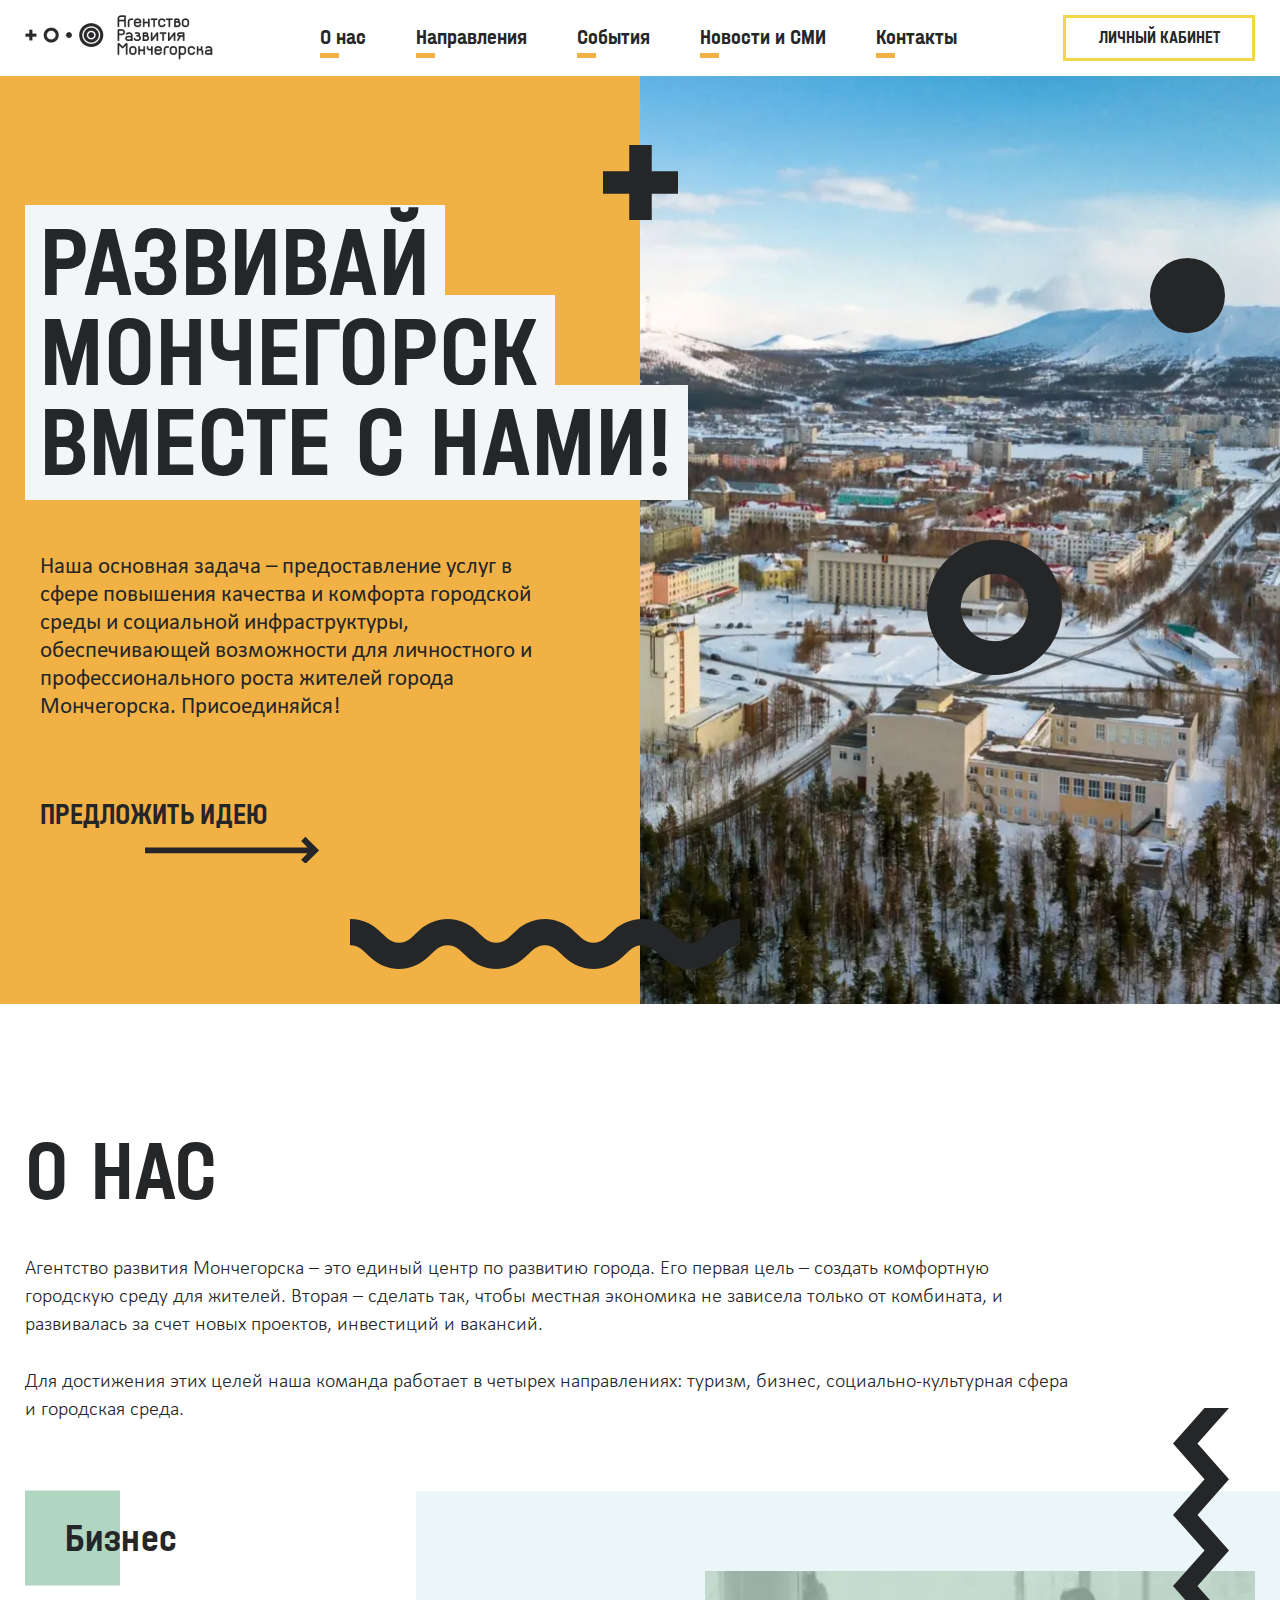
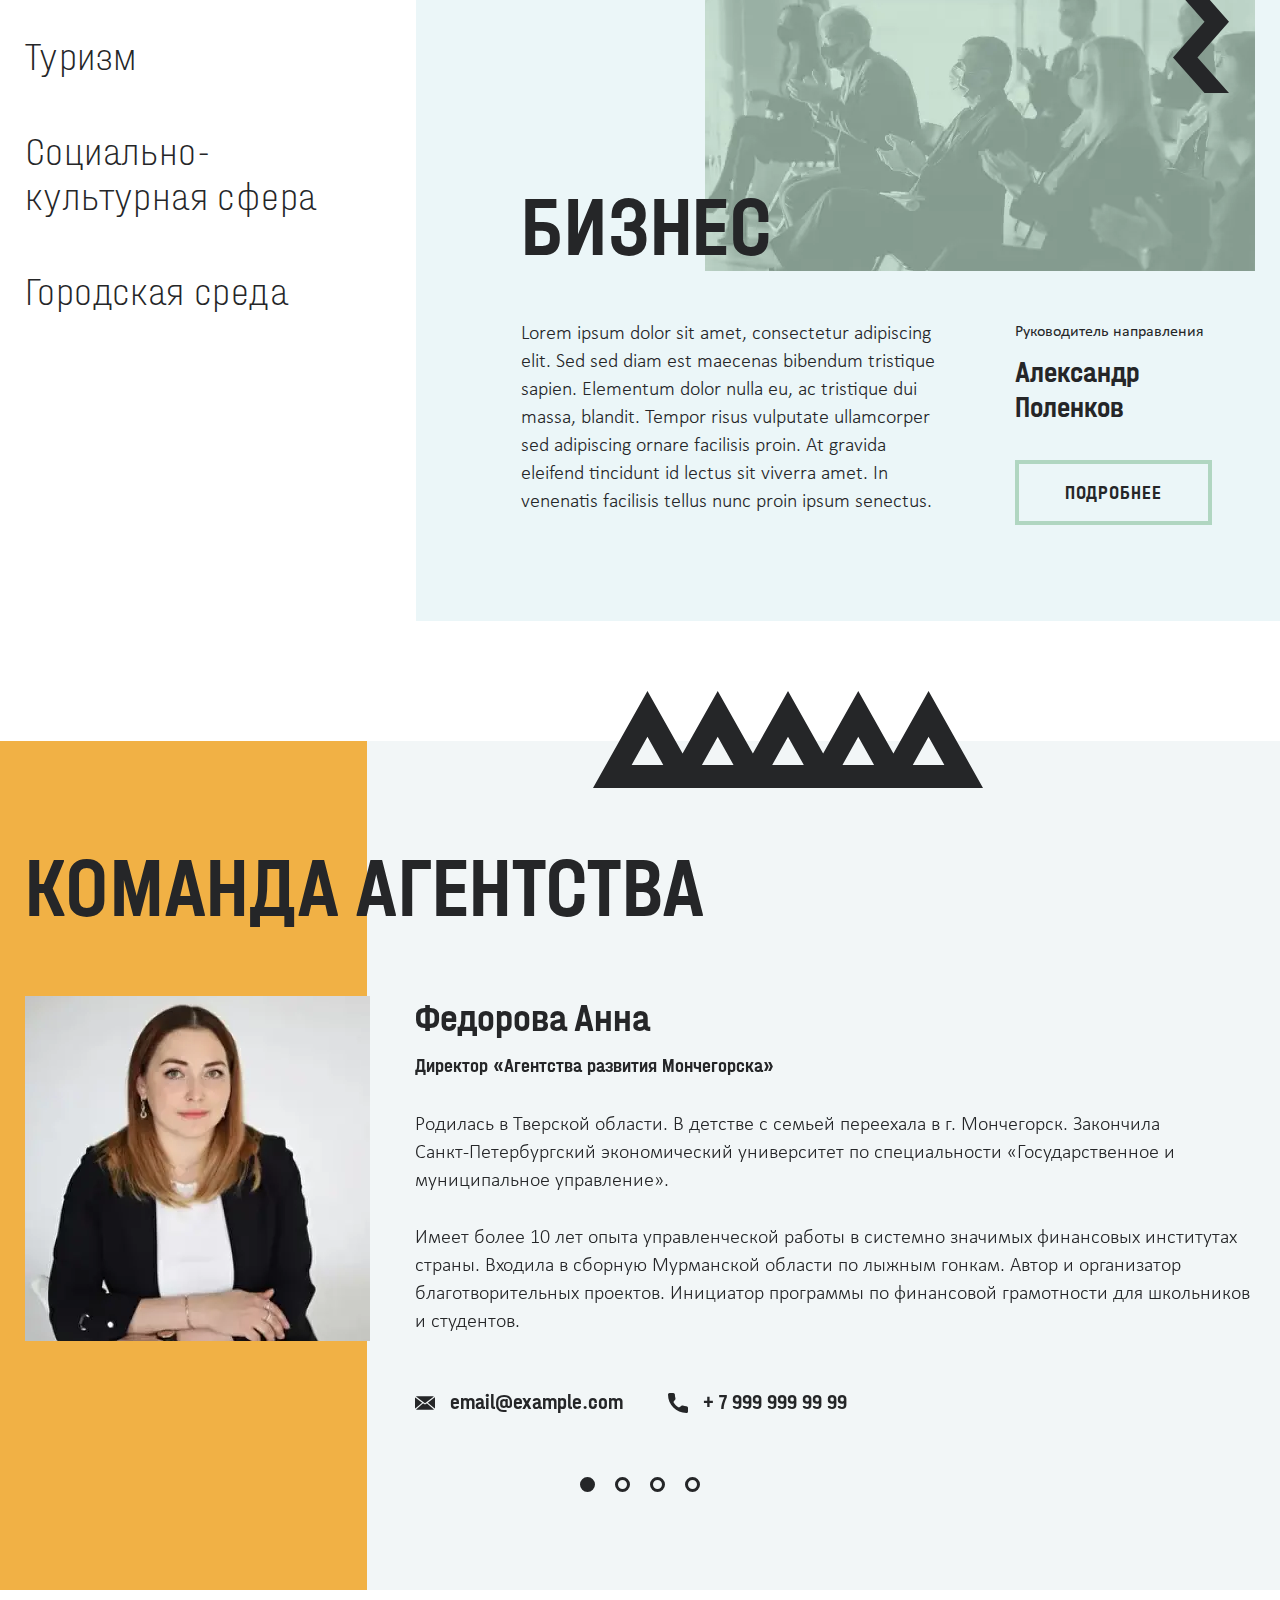
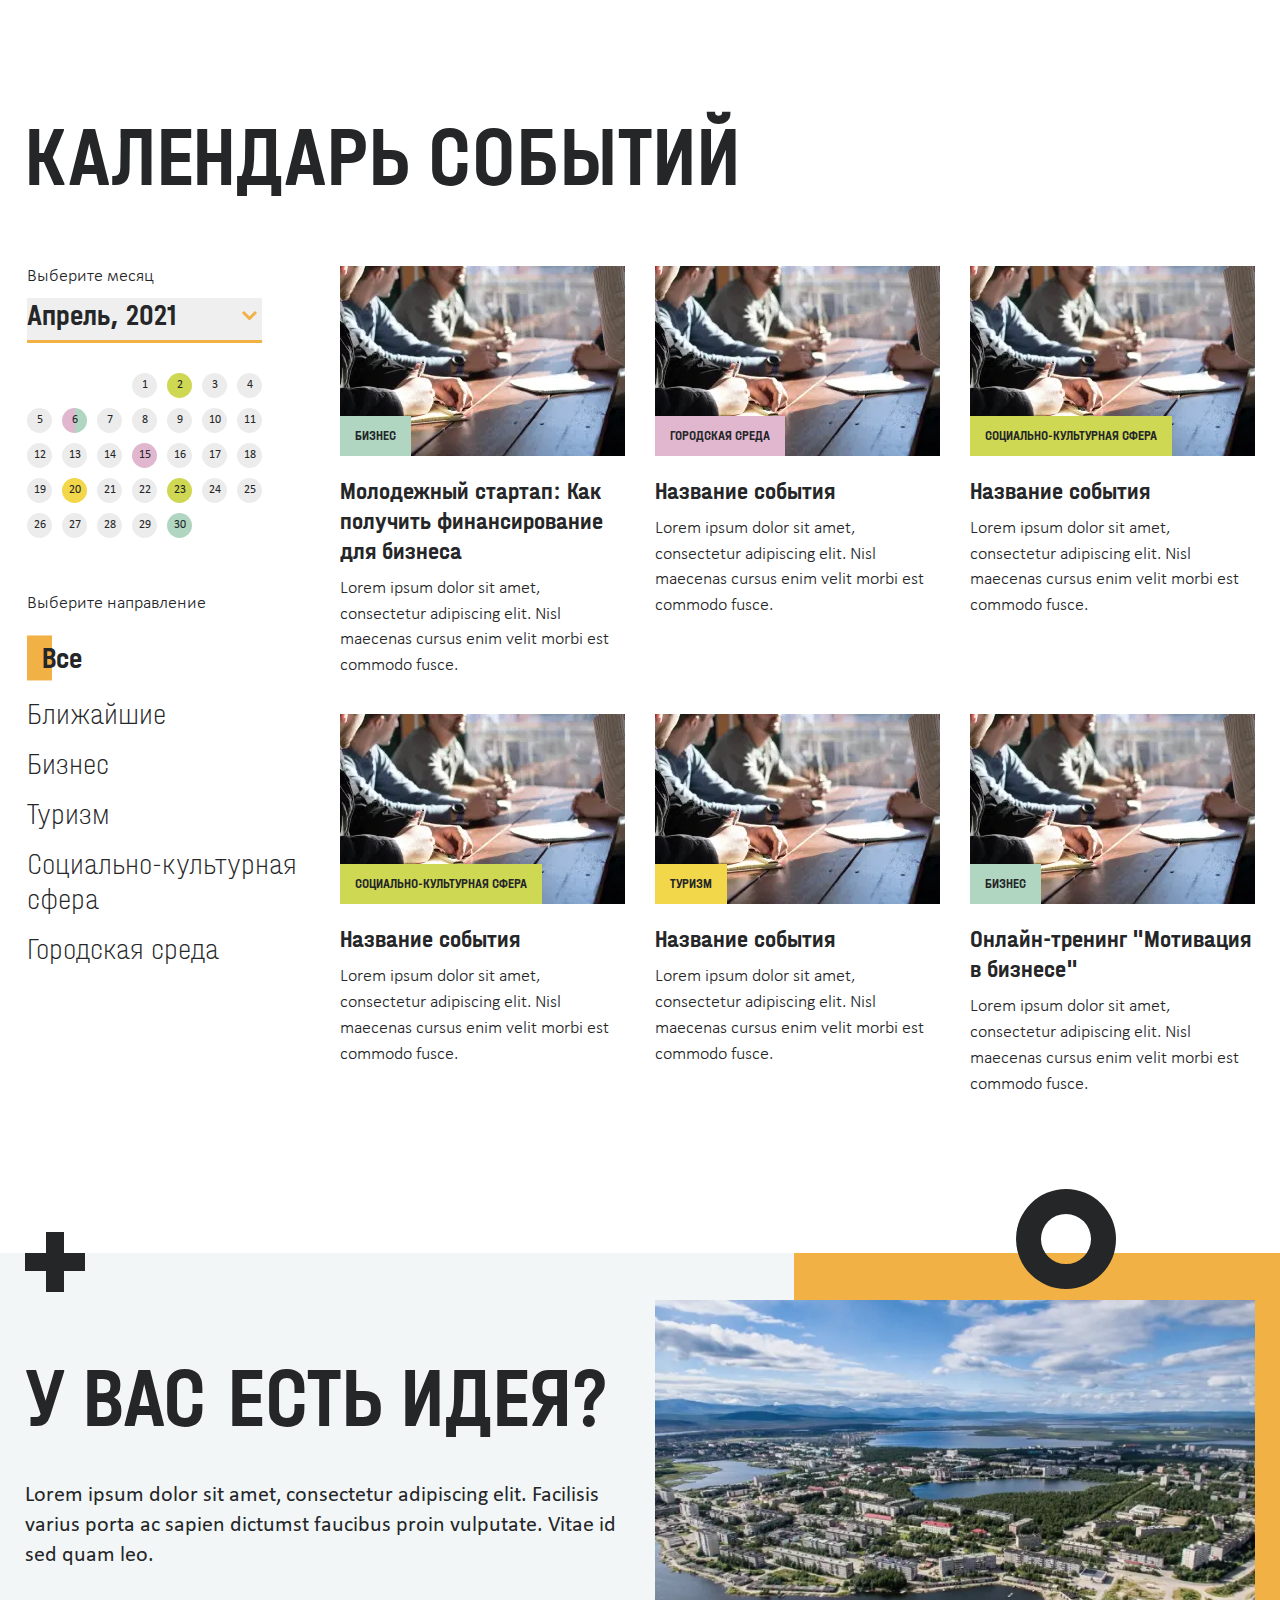
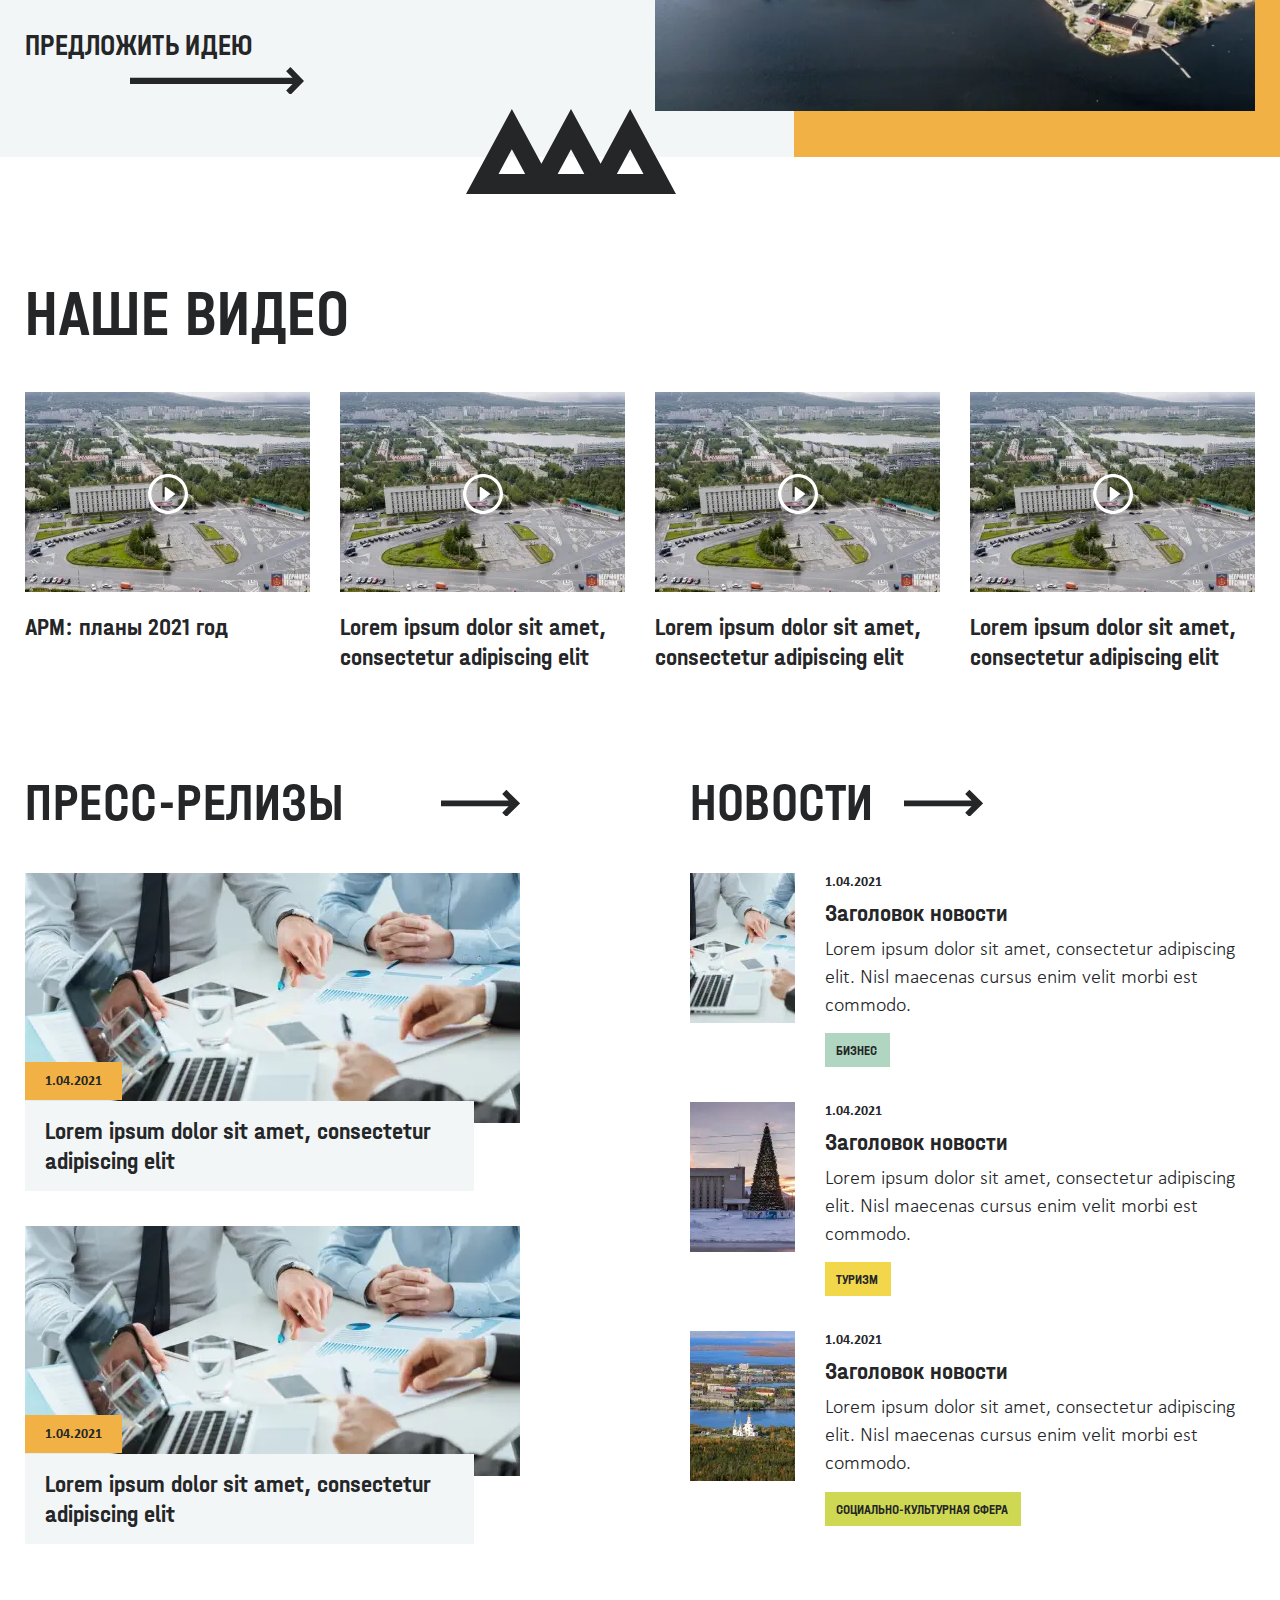
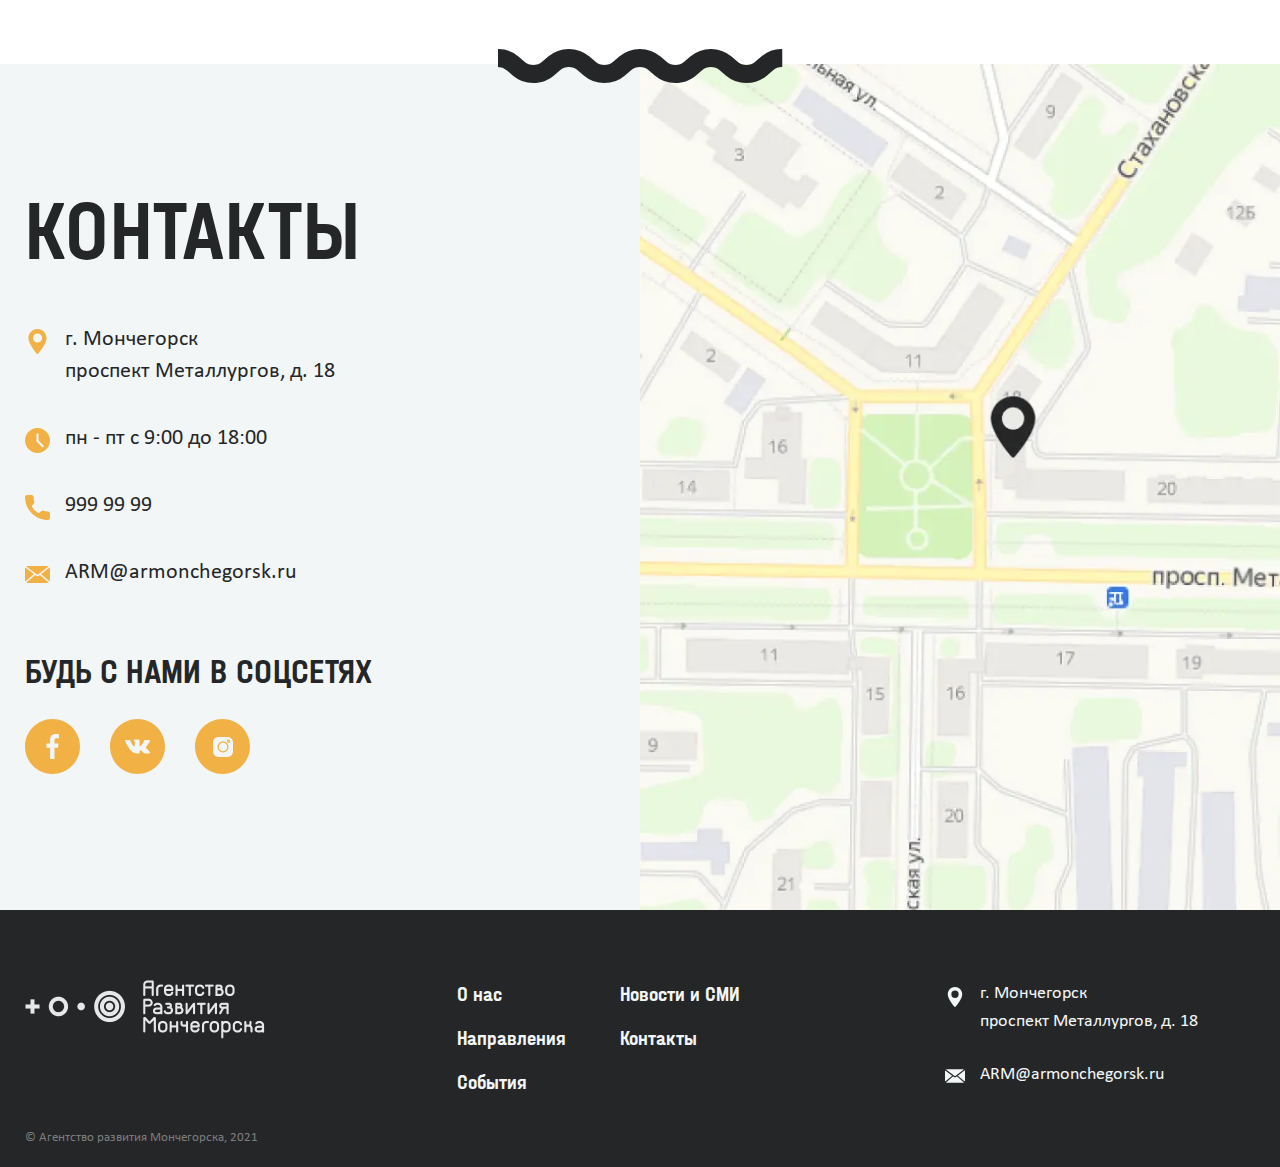
<file: index.html>
<!DOCTYPE html><html lang="ru"><head>	<meta charset="UTF-8">	<meta name="viewport" content="width=device-width, initial-scale=1">	<title>Агенство развития Мончегорска</title>	<link rel="preload" href="css/main.css" as="style">	<link rel="stylesheet" href="css/main.css"></head><body>	<div class="loader"><picture><source srcset="img/loader-logo.webp" type="image/webp"><img class="loader__logo" src="img/loader-logo.png" alt=""></picture></div>	<header class="header">		<div class="container">			<nav class="header__nav">				<a class="header__logo">					<picture><source srcset="img/header-logo.webp" type="image/webp"><img class="header__image" src="img/header-logo.png" width="188" height="45" alt="Логотип сайта Агенство Развития Мончегорска"></picture>				</a>				<ul class="header__list">					<li class="header__item"><a class="header__link" href="#about">О нас</a></li>					<li class="header__item">						<a class="header__link" href="#">Направления</a>						<ul class="header__sublist">							<li class="header__subitem"><a class="header__sublink header__sublink--blue" href="business.html">Бизнес</a></li>							<li class="header__subitem"><a class="header__sublink header__sublink--yellow" href="tourism.html">Туризм</a></li>							<li class="header__subitem"><a class="header__sublink header__sublink--green" href="social.html">Социально-культурная сфера</a></li>							<li class="header__subitem"><a class="header__sublink header__sublink--pink" href="city.html">Городская среда</a></li>						</ul>					</li>					<li class="header__item"><a class="header__link" href="#calendar">Cобытия</a></li>					<li class="header__item"><a class="header__link" href="#news">Новости и СМИ</a></li>					<li class="header__item"><a class="header__link" href="#contacts">Контакты</a></li>				</ul>				<div class="header__wrap">					<button class="header__button" type="button">Личный кабинет</button>					<button class="header__burger" type="button" aria-label="Открыть меню">						<span class="header__line"></span>						<span class="header__line"></span>						<span class="header__line"></span>					</button>				</div>			</nav>			<ul class="header__list header__mobile">				<li class="header__item"><a class="header__link" href="#about">О нас</a></li>				<li class="header__item">					<a class="header__link" href="#">Направления</a>					<ul class="header__sublist">						<li class="header__subitem"><a class="header__sublink header__sublink--blue" href="business.html">Бизнес</a></li>						<li class="header__subitem"><a class="header__sublink header__sublink--yellow" href="tourism.html">Туризм</a></li>						<li class="header__subitem"><a class="header__sublink header__sublink--green" href="social.html">Социально-культурная сфера</a></li>						<li class="header__subitem"><a class="header__sublink header__sublink--pink" href="city.html">Городская среда</a></li>					</ul>				</li>				<li class="header__item"><a class="header__link" href="#calendar">Cобытия</a></li>				<li class="header__item"><a class="header__link" href="#news">Новости и СМИ</a></li>				<li class="header__item"><a class="header__link" href="#contacts">Контакты</a></li>				<li class="header__item"><button class="header__button header__button--mobile" type="button">Личный кабинет</button></li>			</ul>		</div>	</header>		<main class="main">		<section class="primary" id="primary">			<div class="container primary__container">				<div class="primary__inner">					<h1 class="primary__title">						<span class="primary__span">Развивай</span>						<span class="primary__span">Мончегорск</span>						<span class="primary__span">вместе с нами!</span>					</h1>					<p class="primary__text">						Наша основная задача – предоставление услуг в сфере повышения качества и комфорта городской среды и социальной						инфраструктуры, обеспечивающей возможности для личностного и профессионального роста жителей города Мончегорска.						Присоединяйся!					</p>					<a class="primary__link offer-link" href="#">предложить идею</a>				</div>			</div>		</section>		<section class="about" id="about">			<div class="container">				<h2 class="title about__title">О нас</h2>				<p class="about__description">					Агентство развития Мончегорска – это единый центр по развитию города. Его первая цель – создать комфортную<br>городскую					среду для жителей. Вторая – сделать так, чтобы местная экономика не зависела только от комбината, и развивалась за счет					новых проектов, инвестиций и вакансий.				</p>				<p class="about__description">					Для достижения этих целей наша команда работает в четырех направлениях: туризм, бизнес, социально-культурная сфера и					городская среда.				</p>				<div class="about__wrapper">					<div class="tabs about__tabs">						<a class="tab about__tab active" href="#">Бизнес</a>						<a class="tab about__tab" href="#">Туризм</a>						<a class="tab about__tab" href="#">Социально-<br>культурная сфера</a>						<a class="tab about__tab" href="#">Городская среда</a>					</div>					<div class="contents about__contents">						<section class="content about__content active">							<div class="about__wrapping">								<h2 class="about__heading">бизнес</h2>								<picture><source srcset="img/about-image-1.webp" type="image/webp"><img class="about__image" src="img/about-image-1.jpg" srcset="img/about-image-1@2x.jpg 2x" alt=""></picture>							</div>							<div class="about__block">								<p class="about__paragraph">									Lorem ipsum dolor sit amet, consectetur adipiscing elit. Sed sed diam est maecenas bibendum tristique sapien. Elementum									dolor nulla eu, ac tristique dui massa, blandit. Tempor risus vulputate ullamcorper sed adipiscing ornare facilisis									proin. At gravida eleifend tincidunt id lectus sit viverra amet. In venenatis facilisis tellus nunc proin ipsum									senectus.								</p>								<div class="about__item">									<p class="about__post">Руководитель направления</p>									<h3 class="about__name">Александр Поленков</h3>									<a class="detail-link about__link about__link--business" href="business.html">Подробнее</a>								</div>							</div>						</section>						<section class="content about__content about__content--tourism">							<div class="about__wrapping">								<h2 class="about__heading visually-hidden">туризм</h2>								<picture><source srcset="img/about-image-2.webp" type="image/webp"><img class="about__image" src="img/about-image-2.jpg" srcset="img/about-image-2@2x.jpg 2x" alt=""></picture>							</div>							<div class="about__block">								<p class="about__paragraph">									Удачное расположение в центре области, природные красоты, горнолыжный склон, интересная история – все это делает									Мончегорск потенциально привлекательным для гостей! Но для того, чтобы он стал точкой притяжений туристов, нужно создать									подходящие условия.								</p>								<div class="about__item">									<p class="about__post">Руководитель направления</p>									<h3 class="about__name">Яркова Дарья</h3>									<a class="detail-link about__link about__link--tourism" href="tourism.html">Подробнее</a>								</div>							</div>						</section>						<section class="content about__content about__content--social">							<div class="about__wrapping">								<h2 class="about__heading">Социально-культурная сфера</h2>								<picture><source srcset="img/about-image-3.webp" type="image/webp"><img class="about__image" src="img/about-image-3.jpg" srcset="img/about-image-3@2x.jpg 2x" alt=""></picture>							</div>							<div class="about__block">								<p class="about__paragraph">									Lorem ipsum dolor sit amet, consectetur adipiscing elit. Sed sed diam est maecenas bibendum tristique sapien. Elementum									dolor nulla eu, ac tristique dui massa, blandit. Tempor risus vulputate ullamcorper sed adipiscing ornare facilisis									proin. At gravida eleifend tincidunt id lectus sit viverra amet. In venenatis facilisis tellus nunc proin ipsum									senectus.								</p>								<div class="about__item">									<p class="about__post">Руководитель направления</p>									<h3 class="about__name">Потехина Регина</h3>									<a class="detail-link about__link about__link--social" href="social.html">Подробнее</a>								</div>							</div>						</section>						<section class="content about__content about__content--city">							<div class="about__wrapping">								<h2 class="about__heading visually-hidden">городская среда</h2>								<picture><source srcset="img/about-image-4.webp" type="image/webp"><img class="about__image" src="img/about-image-4.jpg" srcset="img/about-image-4@2x.jpg 2x" alt=""></picture>							</div>							<div class="about__block">								<p class="about__paragraph">									Lorem ipsum dolor sit amet, consectetur adipiscing elit. Rhoncus amet, pulvinar scelerisque condimentum aliquam									habitant. Nibh posuere elementum tristique nulla. Sit sodales erat dictum nulla nulla aliquam nibh lorem. Dictumst morbi									et faucibus sit. Nibh luctus in convallis vitae tincidunt fermentum, sapien sapien, in. Pulvinar curabitur.								</p>								<div class="about__item">									<p class="about__post">Руководитель направления</p>									<h3 class="about__name">Яркова Дарья</h3>									<a class="detail-link about__link about__link--city" href="city.html">Подробнее</a>								</div>							</div>						</section>					</div>				</div>				<div class="about__controls">					<button class="about__prev" type="button" aria-label="Предыдущий">						<picture><source srcset="img/about-arrow-left.svg" type="image/webp"><img class="about__arrow" src="img/about-arrow-left.svg" alt=""></picture>					</button>					<button class="about__next" type="button" aria-label="Следующий">						<picture><source srcset="img/about-arrow-right.svg" type="image/webp"><img class="about__arrow" src="img/about-arrow-right.svg" alt=""></picture>					</button>				</div>			</div>		</section>		<section class="team">			<div class="container team__container">				<h2 class="title team__title">Команда агентства</h2>				<div class="team__slider">					<div class="team__item">						<picture><source srcset="img/team-photo.webp" type="image/webp"><img class="team__photo" src="img/team-photo.jpg" srcset="img/team-photo@2x.jpg 2x" alt=""></picture>						<div class="team__wrapper">							<h3 class="team__name">Федорова Анна</h3>							<p class="team__post">Директор «Агентства развития Мончегорска»</p>							<p class="team__description hide-small">								Родилась в Тверской области. В детстве с семьей переехала в г. Мончегорск. Закончила<br>Санкт-Петербургский экономический								университет по специальности «Государственное и муниципальное управление».							</p>							<p class="team__description last">								Имеет более 10 лет опыта управленческой работы в системно значимых финансовых институтах страны. Входила в сборную								Мурманской области по лыжным гонкам. Автор и организатор благотворительных проектов. Инициатор программы по финансовой								грамотности для школьников и студентов.							</p>							<a class="team__link team__link--mail" href="mailto:email@example.com">email@example.com</a>							<a class="team__link  team__link--phone" href="tel:+79999999999">+ 7 999 999 99 99</a>						</div>					</div>					<div class="team__item">						<picture><source srcset="img/team-photo.webp" type="image/webp"><img class="team__photo" src="img/team-photo.jpg" srcset="img/team-photo@2x.jpg 2x" alt=""></picture>						<div class="team__wrapper">							<h3 class="team__name">Федорова Анна</h3>							<p class="team__post">Директор «Агентства развития Мончегорска»</p>							<p class="team__description hide-small">								Родилась в Тверской области. В детстве с семьей переехала в г. Мончегорск. Закончила <br>Санкт-Петербургский								экономический								университет по специальности «Государственное и муниципальное управление».							</p>							<p class="team__description last">								Имеет более 10 лет опыта управленческой работы в системно значимых финансовых институтах страны. Входила в сборную								Мурманской области по лыжным гонкам. Автор и организатор благотворительных проектов. Инициатор программы по								финансовой								грамотности для школьников и студентов.							</p>							<a class="team__link team__link--mail" href="mailto:email@example.com">email@example.com</a>							<a class="team__link  team__link--phone" href="tel:+79999999999">+ 7 999 999 99 99</a>						</div>					</div>					<div class="team__item">						<picture><source srcset="img/team-photo.webp" type="image/webp"><img class="team__photo" src="img/team-photo.jpg" srcset="img/team-photo@2x.jpg 2x" alt=""></picture>						<div class="team__wrapper">							<h3 class="team__name">Федорова Анна</h3>							<p class="team__post">Директор «Агентства развития Мончегорска»</p>							<p class="team__description hide-small">								Родилась в Тверской области. В детстве с семьей переехала в г. Мончегорск. Закончила<br>Санкт-Петербургский								экономический								университет по специальности «Государственное и муниципальное управление».							</p>							<p class="team__description last">								Имеет более 10 лет опыта управленческой работы в системно значимых финансовых институтах страны. Входила в сборную								Мурманской области по лыжным гонкам. Автор и организатор благотворительных проектов. Инициатор программы по								финансовой								грамотности для школьников и студентов.							</p>							<a class="team__link team__link--mail" href="mailto:email@example.com">email@example.com</a>							<a class="team__link  team__link--phone" href="tel:+79999999999">+ 7 999 999 99 99</a>						</div>					</div>					<div class="team__item">						<picture><source srcset="img/team-photo.webp" type="image/webp"><img class="team__photo" src="img/team-photo.jpg" srcset="img/team-photo@2x.jpg 2x" alt=""></picture>						<div class="team__wrapper">							<h3 class="team__name">Федорова Анна</h3>							<p class="team__post">Директор «Агентства развития Мончегорска»</p>							<p class="team__description hide-small">								Родилась в Тверской области. В детстве с семьей переехала в г. Мончегорск. Закончила<br>Санкт-Петербургский								экономический								университет по специальности «Государственное и муниципальное управление».							</p>							<p class="team__description last">								Имеет более 10 лет опыта управленческой работы в системно значимых финансовых институтах страны. Входила в сборную								Мурманской области по лыжным гонкам. Автор и организатор благотворительных проектов. Инициатор программы по								финансовой								грамотности для школьников и студентов.							</p>							<a class="team__link team__link--mail" href="mailto:email@example.com">email@example.com</a>							<a class="team__link  team__link--phone" href="tel:+79999999999">+ 7 999 999 99 99</a>						</div>					</div>				</div>			</div>		</section>		<section class="calendar" id="calendar">			<div class="container">				<h2 class="title calendar__title">календарь событий</h2>				<div class="calendar__inner">					<div class="calendar__date">						<form class="calendar__form" action="/" method="GET">							<fieldset class="calendar__month-fieldset">								<legend class="calendar__month-title">Выберите месяц</legend>								<div class="calendar__select-wrap">									<select class="calendar__select" name="calendar-month">										<option>Апрель, 2021</option>										<option>Май, 2021</option>										<option>Июнь, 2021</option>										<option>Июль, 2021</option>									</select>								</div>								<div class="calendar__months">									<div class="calendar__month">										<button class="calendar__day disabled" disabled type="button"></button>										<button class="calendar__day disabled" disabled type="button"></button>										<button class="calendar__day disabled" disabled type="button"></button>										<button class="calendar__day" type="button">1</button>										<button class="calendar__day city" type="button">2</button>										<button class="calendar__day" type="button">3</button>										<button class="calendar__day" type="button">4</button>										<button class="calendar__day" type="button">5</button>										<button class="calendar__day pink blue" type="button">6</button>										<button class="calendar__day" type="button">7</button>										<button class="calendar__day" type="button">8</button>										<button class="calendar__day" type="button">9</button>										<button class="calendar__day" type="button">10</button>										<button class="calendar__day" type="button">11</button>										<button class="calendar__day" type="button">12</button>										<button class="calendar__day" type="button">13</button>										<button class="calendar__day" type="button">14</button>										<button class="calendar__day pink" type="button">15</button>										<button class="calendar__day" type="button">16</button>										<button class="calendar__day" type="button">17</button>										<button class="calendar__day" type="button">18</button>										<button class="calendar__day" type="button">19</button>										<button class="calendar__day yellow" type="button">20</button>										<button class="calendar__day" type="button">21</button>										<button class="calendar__day" type="button">22</button>										<button class="calendar__day city" type="button">23</button>										<button class="calendar__day" type="button">24</button>										<button class="calendar__day" type="button">25</button>										<button class="calendar__day" type="button">26</button>										<button class="calendar__day" type="button">27</button>										<button class="calendar__day" type="button">28</button>										<button class="calendar__day" type="button">29</button>										<button class="calendar__day blue" type="button">30</button>										<button class="calendar__day disabled" disabled type="button"></button>										<button class="calendar__day disabled" disabled type="button"></button>									</div>								</div>							</fieldset>							<fieldset class="calendar__type calendar__type--desktop">								<legend class="calendar__type-title">Выберите направление</legend>								<div class="calendar__group">									<button class="calendar__view active" type="button">Все</button>									<button class="calendar__view" type="button">Ближайшие</button>									<button class="calendar__view" type="button">Бизнес</button>									<button class="calendar__view" type="button">Туризм</button>									<button class="calendar__view" type="button">Социально-культурная<br>сфера</button>									<button class="calendar__view" type="button">Городская среда</button>								</div>							</fieldset>							<fieldset class="calendar__type calendar__type--mobile">								<legend class="calendar__type-title">Выберите направление</legend>								<div class="calendar__select-wrap">									<select class="calendar__select" name="calendar-type">										<option>Все</option>										<option>Ближайшие</option>										<option>Бизнес</option>										<option>Туризм</option>										<option>Социально-культурная сфера</option>										<option>Городская среда</option>									</select>								</div>							</fieldset>						</form>					</div>					<div class="calendar__block">						<a class="calendar__item" href="#">							<div class="calendar__wrapper">								<picture><source srcset="img/calendar-image.webp" type="image/webp"><img class="calendar__background" src="img/calendar-image.jpg" srcset="img/calendar-image@2x.jpg 2x" alt=""></picture>								<b class="calendar__theme calendar__theme--blue">бизнес</b>							</div>							<h3 class="calendar__heading">Молодежный стартап: Как получить финансирование для бизнеса</h3>							<p class="calendar__description">Lorem ipsum dolor sit amet, consectetur adipiscing elit. Nisl maecenas cursus enim velit morbi est commodo fusce.</p>						</a>						<a class="calendar__item" href="#">							<div class="calendar__wrapper">								<picture><source srcset="img/calendar-image.webp" type="image/webp"><img class="calendar__background" src="img/calendar-image.jpg" srcset="img/calendar-image@2x.jpg 2x" alt=""></picture>								<b class="calendar__theme calendar__theme--pink">Городская среда</b>							</div>							<h3 class="calendar__heading">Название события</h3>							<p class="calendar__description">Lorem ipsum dolor sit amet, consectetur adipiscing elit. Nisl maecenas cursus enim								velit morbi est commodo fusce.</p>						</a>						<a class="calendar__item" href="#">							<div class="calendar__wrapper">								<picture><source srcset="img/calendar-image.webp" type="image/webp"><img class="calendar__background" src="img/calendar-image.jpg" srcset="img/calendar-image@2x.jpg 2x" alt=""></picture>								<b class="calendar__theme calendar__theme--green">Социально-культурная сфера</b>							</div>							<h3 class="calendar__heading">Название события</h3>							<p class="calendar__description">Lorem ipsum dolor sit amet, consectetur adipiscing elit. Nisl maecenas cursus enim								velit morbi est commodo fusce.</p>						</a>						<a class="calendar__item" href="#">							<div class="calendar__wrapper">								<picture><source srcset="img/calendar-image.webp" type="image/webp"><img class="calendar__background" src="img/calendar-image.jpg" srcset="img/calendar-image@2x.jpg 2x" alt=""></picture>								<b class="calendar__theme calendar__theme--green">Социально-культурная сфера</b>							</div>							<h3 class="calendar__heading">Название события</h3>							<p class="calendar__description">Lorem ipsum dolor sit amet, consectetur adipiscing elit. Nisl maecenas cursus enim								velit morbi est commodo fusce.</p>						</a>						<a class="calendar__item" href="#">							<div class="calendar__wrapper">								<picture><source srcset="img/calendar-image.webp" type="image/webp"><img class="calendar__background" src="img/calendar-image.jpg" srcset="img/calendar-image@2x.jpg 2x" alt=""></picture>								<b class="calendar__theme calendar__theme--yellow">Туризм</b>							</div>							<h3 class="calendar__heading">Название события</h3>							<p class="calendar__description">Lorem ipsum dolor sit amet, consectetur adipiscing elit. Nisl maecenas cursus enim								velit morbi est commodo fusce.</p>						</a>						<a class="calendar__item" href="#">							<div class="calendar__wrapper">								<picture><source srcset="img/calendar-image.webp" type="image/webp"><img class="calendar__background" src="img/calendar-image.jpg" srcset="img/calendar-image@2x.jpg 2x" alt=""></picture>								<b class="calendar__theme calendar__theme--blue">бизнес</b>							</div>							<h3 class="calendar__heading">Онлайн-тренинг "Мотивация в бизнесе"</h3>							<p class="calendar__description">Lorem ipsum dolor sit amet, consectetur adipiscing elit. Nisl maecenas cursus enim								velit morbi est commodo fusce.</p>						</a>					</div>				</div>			</div>		</section>		<section class="concept">			<div class="container concept__container">				<div class="concept__inner">					<div class="concept__text">						<h2 class="title concept__title">У вас есть идея?</h2>						<p class="concept__description">Lorem ipsum dolor sit amet, consectetur adipiscing elit. Facilisis varius porta ac							sapien dictumst faucibus proin							vulputate. Vitae id sed quam leo.</p>						<a class="offer-link" href="#">предложить идею</a>					</div>					<div class="concept__wrapper">						<picture><source srcset="img/concept-photo.webp" type="image/webp"><img class="concept__image" src="img/concept-photo.jpg" srcset="img/concept-photo@2x.jpg 2x" alt=""></picture>					</div>				</div>			</div>		</section>		<section class="videos">			<div class="container">				<h2 class="title videos__title">наше Видео</h2>				<div class="videos__block">					<div class="videos__item">						<a class="videos__link" href="#" aria-label="Смотреть видео">							<picture><source srcset="img/video-poster.webp" type="image/webp"><img class="videos__poster" src="img/video-poster.jpg" srcset="img/video-poster@2x.jpg 2x" alt=""></picture>							<span class="videos__play-button">								<picture><source srcset="img/video-play-button.svg" type="image/webp"><img class="videos__icon" src="img/video-play-button.svg" alt=""></picture>							</span>						</a>						<h3 class="videos__subtitle">АРМ: планы 2021 год</h3>					</div>					<div class="videos__item">						<a class="videos__link" href="#">							<picture><source srcset="img/video-poster.webp" type="image/webp"><img class="videos__poster" src="img/video-poster.jpg" srcset="img/video-poster@2x.jpg 2x" alt=""></picture>							<span class="videos__play-button">								<picture><source srcset="img/video-play-button.svg" type="image/webp"><img class="videos__icon" src="img/video-play-button.svg" alt=""></picture>							</span>						</a>						<h3 class="videos__subtitle">Lorem ipsum dolor sit amet, consectetur adipiscing elit</h3>					</div>					<div class="videos__item">						<a class="videos__link" href="#">							<picture><source srcset="img/video-poster.webp" type="image/webp"><img class="videos__poster" src="img/video-poster.jpg" srcset="img/video-poster@2x.jpg 2x" alt=""></picture>							<span class="videos__play-button">								<picture><source srcset="img/video-play-button.svg" type="image/webp"><img class="videos__icon" src="img/video-play-button.svg" alt=""></picture>							</span>						</a>						<h3 class="videos__subtitle">Lorem ipsum dolor sit amet, consectetur adipiscing elit</h3>					</div>					<div class="videos__item">						<a class="videos__link" href="#">							<picture><source srcset="img/video-poster.webp" type="image/webp"><img class="videos__poster" src="img/video-poster.jpg" srcset="img/video-poster@2x.jpg 2x" alt=""></picture>							<span class="videos__play-button">								<picture><source srcset="img/video-play-button.svg" type="image/webp"><img class="videos__icon" src="img/video-play-button.svg" alt=""></picture>							</span>						</a>						<h3 class="videos__subtitle">Lorem ipsum dolor sit amet, consectetur adipiscing elit</h3>					</div>				</div>			</div>		</section>		<div class="news-press-wrapper" id="news">			<div class="container news-press-wrapper__container">				<section class="press">					<h2 class="title press__title">Пресс-релизы</h2>					<div class="press__block">						<div class="press__item">							<div class="press__wrap">								<picture><source srcset="img/press-release-photo.webp" type="image/webp"><img class="press__image" src="img/press-release-photo.jpg" srcset="img/press-release-photo@2x.jpg 2x" alt=""></picture>							</div>							<div class="press__wrapping">								<time class="press__date" datetime="2021-04-01">1.04.2021</time>								<a class="press__caption" href="#">Lorem ipsum dolor sit amet, consectetur adipiscing elit</a>							</div>						</div>						<div class="press__item">							<div class="press__wrap">								<picture><source srcset="img/press-release-photo.webp" type="image/webp"><img class="press__image" src="img/press-release-photo.jpg" srcset="img/press-release-photo@2x.jpg 2x" alt=""></picture>							</div>							<div class="press__wrapping">								<time class="press__date" datetime="2021-04-01">1.04.2021</time>								<a class="press__caption" href="#">Lorem ipsum dolor sit amet, consectetur adipiscing elit</a>							</div>						</div>					</div>				</section>				<section class="news">					<h2 class="title news__title">Новости</h2>					<div class="news__block">						<article class="news__item">							<div class="news__wrap">								<picture><source srcset="img/news-photo-1.webp" type="image/webp"><img class="news__photo" src="img/news-photo-1.jpg" srcset="img/news-photo-1@2x.jpg 2x" alt=""></picture>							</div>							<a class="news__info" href="#">								<time class="news__date" datetime="2021-04-01">1.04.2021</time>								<h3 class="news__caption">Заголовок новости</h3>								<p class="news__text">Lorem ipsum dolor sit amet, consectetur adipiscing elit. Nisl maecenas cursus enim velit morbi est commodo.</p>								<b class="news__theme">бизнес</b>							</a>						</article>						<article class="news__item">							<div class="news__wrap">								<picture><source srcset="img/news-photo-2.webp" type="image/webp"><img class="news__photo" src="img/news-photo-2.jpg" srcset="img/news-photo-2@2x.jpg 2x" alt=""></picture>							</div>							<a class="news__info" href="#">								<time class="news__date" datetime="2021-04-01">1.04.2021</time>								<h3 class="news__caption">Заголовок новости</h3>								<p class="news__text">Lorem ipsum dolor sit amet, consectetur adipiscing elit. Nisl maecenas cursus enim velit morbi									est commodo.</p>								<b class="news__theme news__theme--yellow">Туризм</b>							</a>						</article>						<article class="news__item">							<div class="news__wrap">								<picture><source srcset="img/news-photo-3.webp" type="image/webp"><img class="news__photo" src="img/news-photo-3.jpg" srcset="img/news-photo-3@2x.jpg 2x" alt=""></picture>							</div>							<a class="news__info" href="#">								<time class="news__date" datetime="2021-04-01">1.04.2021</time>								<h3 class="news__caption">Заголовок новости</h3>								<p class="news__text">Lorem ipsum dolor sit amet, consectetur adipiscing elit. Nisl maecenas cursus enim velit morbi									est commodo.</p>								<b class="news__theme news__theme--green">Социально-культурная сфера</b>							</a>						</article>					</div>				</section>			</div>		</div>		<section class="contacts" id="contacts">			<div class="container contacts__container">				<div class="contacts__inner">					<h2 class="title contacts__title">контакты</h2>					<ul class="contacts__data">						<li class="contacts__item contacts__item--flag">г. Мончегорск<br>проспект Металлургов, д. 18</li>						<li class="contacts__item contacts__item--clock">пн - пт с 9:00 до 18:00</li>						<li class="contacts__item contacts__item--phone"><a class="contacts__phone" href="tel:+79999999999">999 99 99</a></li>						<li class="contacts__item contacts__item--mail"><a class="contacts__mail" href="mailto:ARM@armonchegorsk.ru">ARM@armonchegorsk.ru</a></li>					</ul>					<h3 class="contacts__caption">Будь с нами в соцсетях</h3>					<ul class="contacts__list">						<li class="contacts__point">							<a class="contacts__link" href="#" aria-label="Ссылка на фейсбук">								<svg class="contacts__icon contacts__icon--facebook" width="55" height="55" viewBox="0 0 55 55" fill="none" xmlns="http://www.w3.org/2000/svg">									<path class="contacts__path" fill-rule="evenodd" clip-rule="evenodd"										d="M27.5 55C42.6878 55 55 42.6878 55 27.5C55 12.3122 42.6878 0 27.5 0C12.3122 0 0 12.3122 0 27.5C0 42.6878 12.3122 55 27.5 55ZM33.9459 19.151H31.6636C29.874 19.151 29.5282 20.0302 29.5271 21.3146V24.376H33.5657L33.0126 28.8198H29.5282V40H25.0761V28.8187H21.4448V24.375H25.0761V20.874C25.0761 17.0698 27.3303 15 30.6209 15C32.198 15 33.5521 15.1219 33.9459 15.176V19.151Z"										fill="#F1B145" />								</svg>							</a>						</li>						<li class="contacts__point">							<a class="contacts__link" href="#" aria-label="Ссылка на вконтакте">								<svg class="contacts__icon contacts__icon--vk" width="55" height="55" viewBox="0 0 55 55" fill="none" xmlns="http://www.w3.org/2000/svg">									<path class="contacts__path" fill-rule="evenodd" clip-rule="evenodd"										d="M27.5 55C42.6878 55 55 42.6878 55 27.5C55 12.3122 42.6878 0 27.5 0C12.3122 0 0 12.3122 0 27.5C0 42.6878 12.3122 55 27.5 55ZM37.1808 30.0582C36.9581 29.8473 36.7354 29.6364 36.5159 29.4221C35.7682 28.6928 35.7204 28.2695 36.3223 27.4298C36.6711 26.9403 37.0344 26.4613 37.3975 25.9824C37.7167 25.5615 38.0357 25.1408 38.3447 24.7133C38.368 24.6809 38.3914 24.6486 38.4148 24.6163C39.01 23.7924 39.607 22.9661 39.9196 21.982C40.1258 21.3302 39.9429 21.043 39.2753 20.9293C39.1616 20.9098 39.0427 20.9081 38.9253 20.9081L34.9637 20.9045C34.4756 20.8951 34.2054 21.1083 34.0333 21.5417C33.8009 22.1257 33.5611 22.7102 33.2823 23.273C32.6539 24.553 31.9505 25.7891 30.965 26.8351C30.951 26.85 30.9368 26.8651 30.9225 26.8804C30.7153 27.1017 30.4834 27.3493 30.143 27.238C29.6883 27.0709 29.5552 26.3219 29.5623 26.0695L29.5587 21.4973C29.47 20.8453 29.3261 20.5542 28.6781 20.4263H24.562C24.0131 20.4263 23.7378 20.6396 23.4451 20.9823C23.2765 21.181 23.2247 21.3106 23.5728 21.3765C24.255 21.5059 24.64 21.9485 24.7414 22.6321C24.9065 23.7275 24.8941 24.8249 24.8 25.9242C24.7715 26.2437 24.7163 26.565 24.5903 26.8634C24.3916 27.3339 24.07 27.4297 23.6476 27.1405C23.2658 26.8793 22.9977 26.5082 22.7348 26.1371C21.7475 24.7432 20.9609 23.2394 20.3181 21.6587C20.1316 21.2025 19.812 20.9256 19.3291 20.9185C18.1395 20.8987 16.9515 20.8971 15.7634 20.9201C15.0479 20.9325 14.8348 21.2806 15.1261 21.9291C16.4205 24.8074 17.8606 27.6073 19.7412 30.1553C20.7071 31.4639 21.8168 32.6198 23.2479 33.4385C24.871 34.3673 26.6183 34.6458 28.4594 34.559C29.3208 34.5198 29.5801 34.2943 29.6191 33.4367C29.6475 32.8489 29.7131 32.2649 30.0025 31.7374C30.2866 31.2189 30.7182 31.1201 31.2154 31.4428C31.4639 31.6042 31.672 31.8084 31.8708 32.0254C32.0276 32.1971 32.1825 32.3705 32.3374 32.5438C32.6616 32.9065 32.9857 33.2691 33.3269 33.6166C33.957 34.2589 34.7063 34.637 35.6457 34.5591L39.2877 34.5607C39.8736 34.5217 40.179 33.8027 39.8419 33.1493C39.6039 32.6896 39.2928 32.2809 38.9643 31.8848C38.4174 31.2294 37.7993 30.644 37.1808 30.0582Z"										fill="#F1B145" />								</svg>							</a>						</li>						<li class="contacts__point">							<a class="contacts__link" href="#" aria-label="Ссылка на инстаграм">								<svg class="contacts__icon contacts__icon--instagram" width="55" height="55" viewBox="0 0 55 55" fill="none" xmlns="http://www.w3.org/2000/svg">									<path class="contacts__path" fill-rule="evenodd" clip-rule="evenodd"										d="M27.5 55C42.6878 55 55 42.6878 55 27.5C55 12.3122 42.6878 0 27.5 0C12.3122 0 0 12.3122 0 27.5C0 42.6878 12.3122 55 27.5 55ZM23.4138 18H32.5862C35.5714 18 38 20.4286 38 23.4138V32.5863C38 35.5714 35.5714 38 32.5863 38H23.4138C20.4286 38 18 35.5714 18 32.5863V23.4138C18 20.4286 20.4286 18 23.4138 18ZM22.5314 28C22.5314 31.0154 24.9845 33.4686 28 33.4686C31.0154 33.4686 33.4686 31.0154 33.4686 28C33.4686 24.9845 31.0154 22.5314 28 22.5314C24.9845 22.5314 22.5314 24.9845 22.5314 28ZM31.9834 22.2052C31.9834 23.0963 32.7082 23.8211 33.5993 23.8211C34.4904 23.8211 35.2154 23.0963 35.2154 22.2052C35.2154 21.3141 34.4904 20.5891 33.5993 20.5891C32.7082 20.5891 31.9834 21.3141 31.9834 22.2052ZM28 23.7039C25.6312 23.7039 23.7039 25.6311 23.7039 28C23.7039 30.3687 25.6312 32.2961 28 32.2961C30.3689 32.2961 32.2961 30.3687 32.2961 28C32.2961 25.6311 30.3689 23.7039 28 23.7039ZM33.1559 22.2052C33.1559 21.9607 33.3549 21.7617 33.5993 21.7617C33.8439 21.7617 34.0429 21.9606 34.0429 22.2052C34.0429 22.4498 33.8439 22.6486 33.5993 22.6486C33.3549 22.6486 33.1559 22.4496 33.1559 22.2052Z"										fill="#F1B145" />								</svg>							</a>						</li>					</ul>				</div>			</div>		</section>	</main>	<footer class="footer">		<div class="container">			<div class="footer__inner">				<a class="footer__logo">					<picture>						<source media="(max-width: 360px)" type="image/png" srcset="img/footer-logo-mobile.png">						<img class="footer__image" src="img/footer-logo.png" alt="">					</picture>				</a>				<ul class="footer__list">					<li class="footer__item"><a class="footer__link" href="#">О нас</a></li>					<li class="footer__item"><a class="footer__link" href="#">Новости и СМИ</a></li>					<li class="footer__item"><a class="footer__link" href="#">Направления</a></li>					<li class="footer__item"><a class="footer__link" href="#">Контакты</a></li>					<li class="footer__item"><a class="footer__link" href="#">События</a></li>				</ul>				<div class="footer__block">					<p class="footer__point">г. Мончегорск<br class="footer-hide"> проспект Металлургов, д. 18</p>					<p class="footer__point">						<a class="footer__mail" href="mailto:ARM@armonchegorsk.ru">ARM@armonchegorsk.ru</a>					</p>				</div>			</div>			<p class="footer__copyright">© Агентство развития Мончегорска, 2021</p>		</div>	</footer>	<div class="modal modal-login">		<div class="modal__background">			<section class="modal__window">				<button class="modal__close" type="button" aria-label="Закрыть окно">					<picture><source srcset="img/modal-close-icon.svg" type="image/webp"><img class="modal__close-icon" src="img/modal-close-icon.svg" alt=""></picture>				</button>				<div class="modal__block">					<h2 class="modal__title">Личный кабинет</h2>					<form class="modal__form" action="/" method="POST">						<div class="modal__wrap">							<label class="modal__label">								<span class="modal__sup">Логин</span>								<input class="modal__area" type="text" name="login-login">							</label>						</div>						<div class="modal__wrap">							<label class="modal__label">								<span class="modal__sup">Пароль</span>								<input class="modal__area" type="password" name="login-password">							</label>						</div>						<button class="modal__button" type="submit">войти</button>					</form>					<a class="modal__register" href="#">Зарегистрироваться</a>				</div>			</section>		</div>	</div>	<div class="modal modal-register">		<div class="modal__background">			<section class="modal__window">				<button class="modal__close" type="button" aria-label="Закрыть окно">					<picture><source srcset="img/modal-close-icon.svg" type="image/webp"><img class="modal__close-icon" src="img/modal-close-icon.svg" alt=""></picture>				</button>				<div class="modal__block">					<h2 class="modal__title">регистрация</h2>					<form class="modal__form" action="/" method="POST">						<div class="modal__wrap">							<label class="modal__label">								<span class="modal__sup">Ваше имя</span>								<input class="modal__area modal__area--first" type="text" name="register-name">							</label>						</div>						<div class="modal__wrap">							<label class="modal__label">								<span class="modal__sup">Email</span>								<input class="modal__area" type="email" name="register-email">							</label>						</div>						<div class="modal__wrap">							<label class="modal__label">								<span class="modal__sup">Пароль</span>								<input class="modal__area" type="password" name="register-password">							</label>						</div>						<div class="modal__wrap modal__wrap--last">							<label class="modal__label">								<span class="modal__sup">Повторите пароль</span>								<input class="modal__area" type="password" name="register-repeat-password">							</label>						</div>						<div class="modal__wrapping">							<input class="modal__checkbox visually-hidden" id="modal__checkbox" name="checkbox" type="checkbox" required>							<label class="modal__check-label" for="modal__checkbox">Даю согласие на <span class="modal__personal">обработку персональных данных</span></label>						</div>						<button class="modal__button modal-register__button" type="submit">Зарегистрироваться</button>					</form>					<a class="modal__register modal-register__register" href="#">Зарегистрироваться</a>				</div>			</section>		</div>	</div>	<script src="js/jquery.min.js"></script>	<script src="js/slick.min.js"></script>	<script src="js/script.js"></script></body></html>
</file>
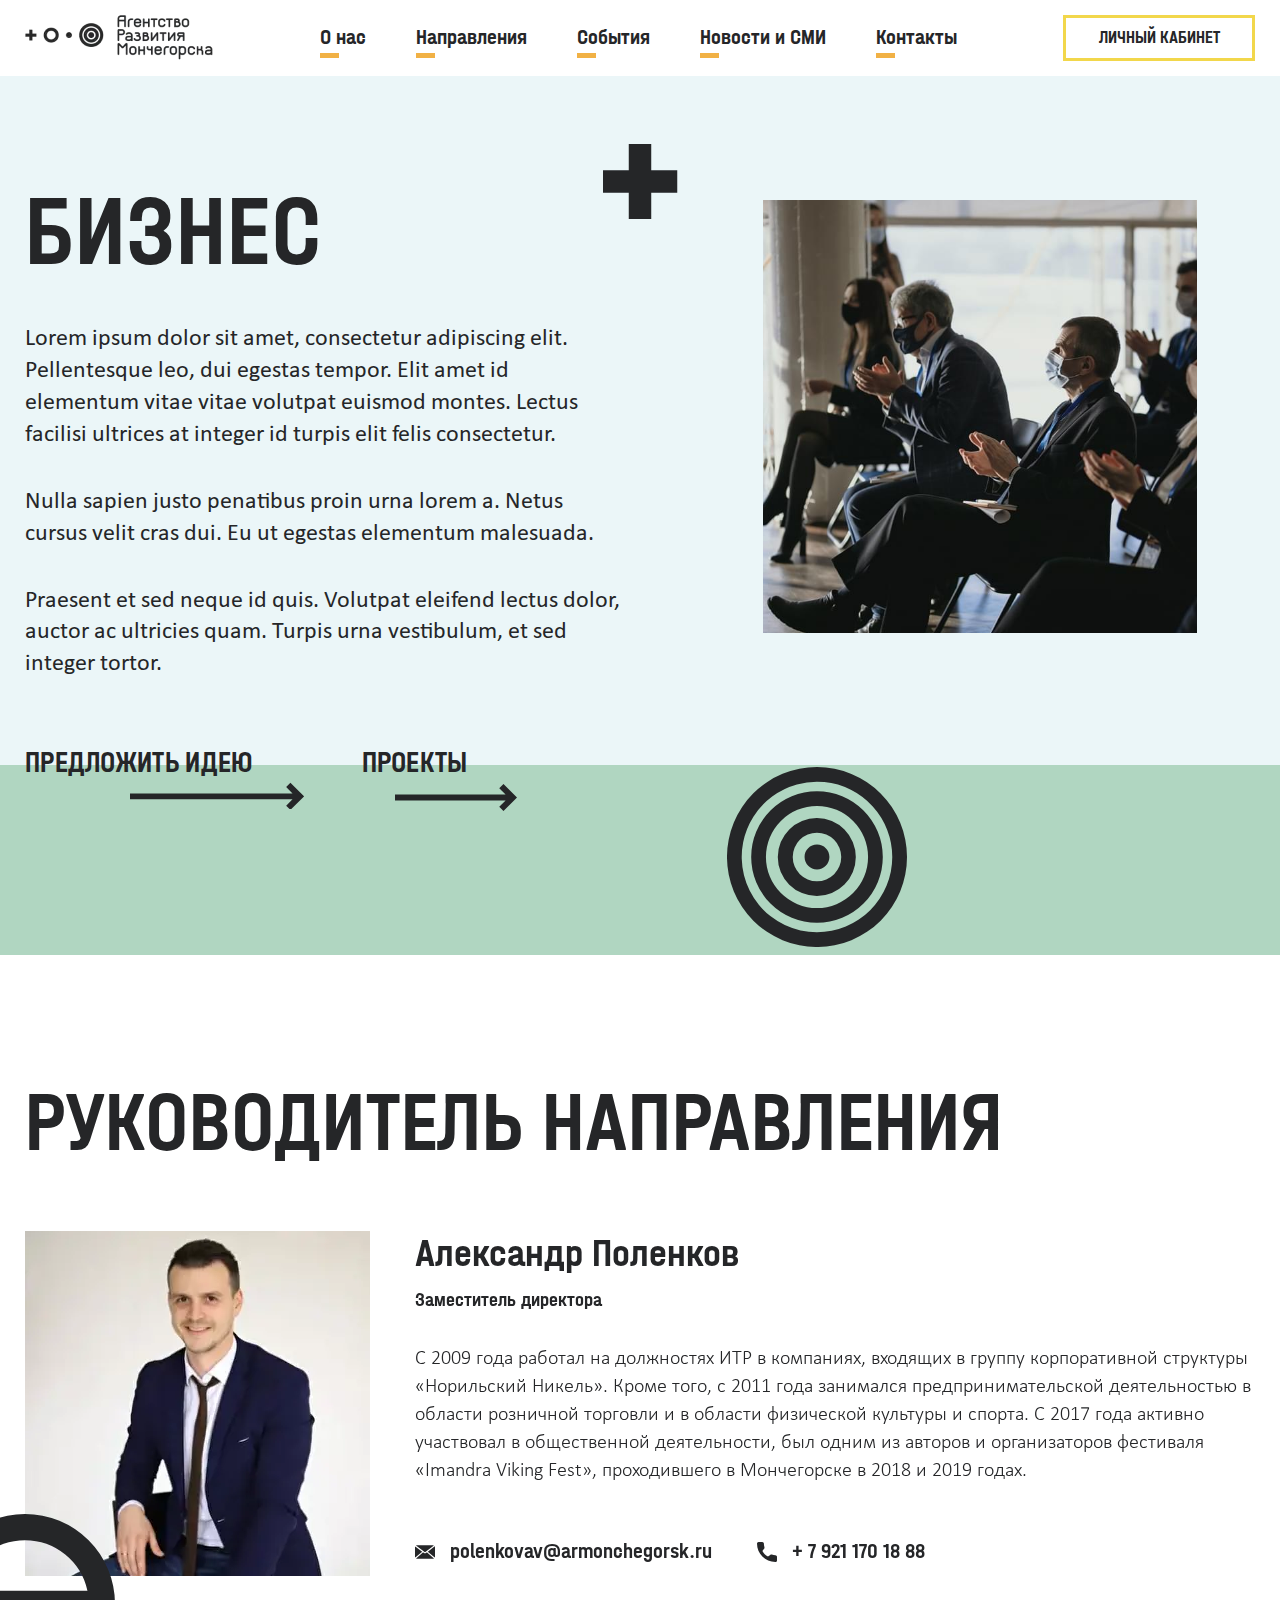
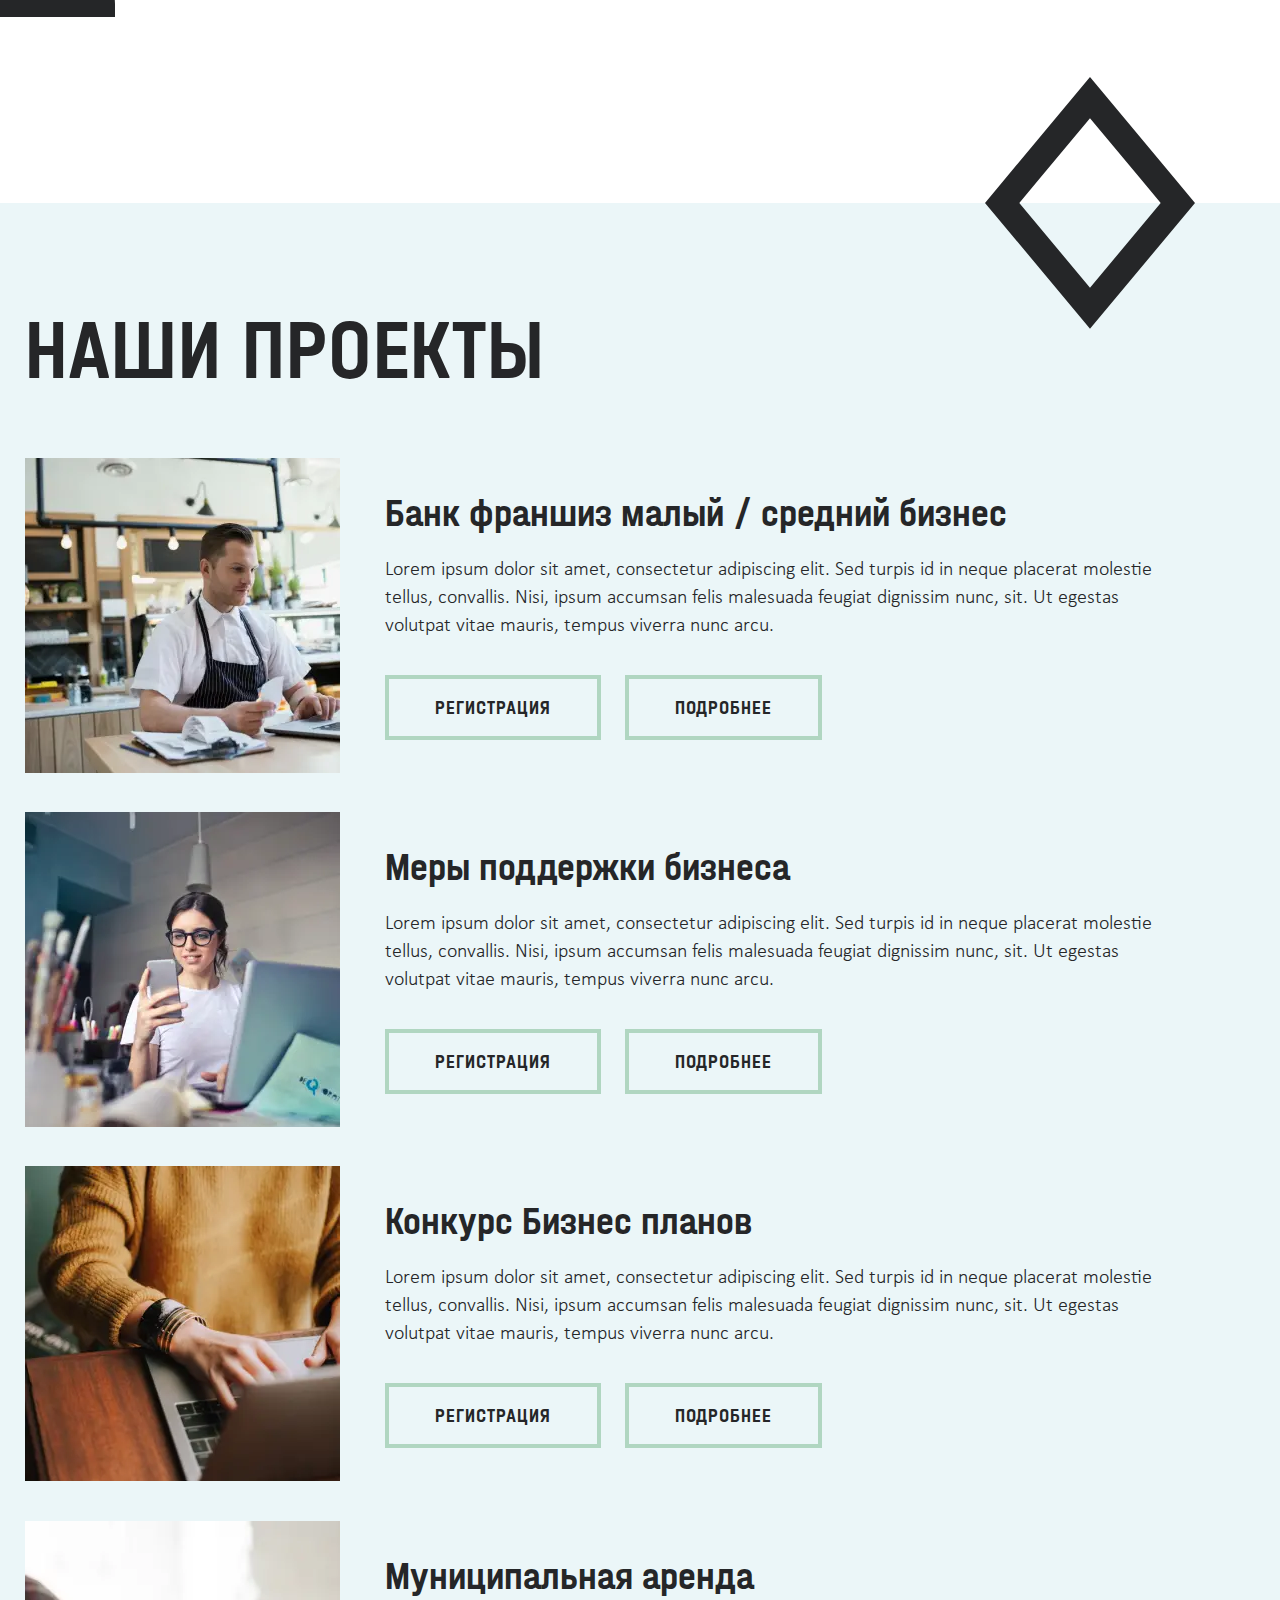
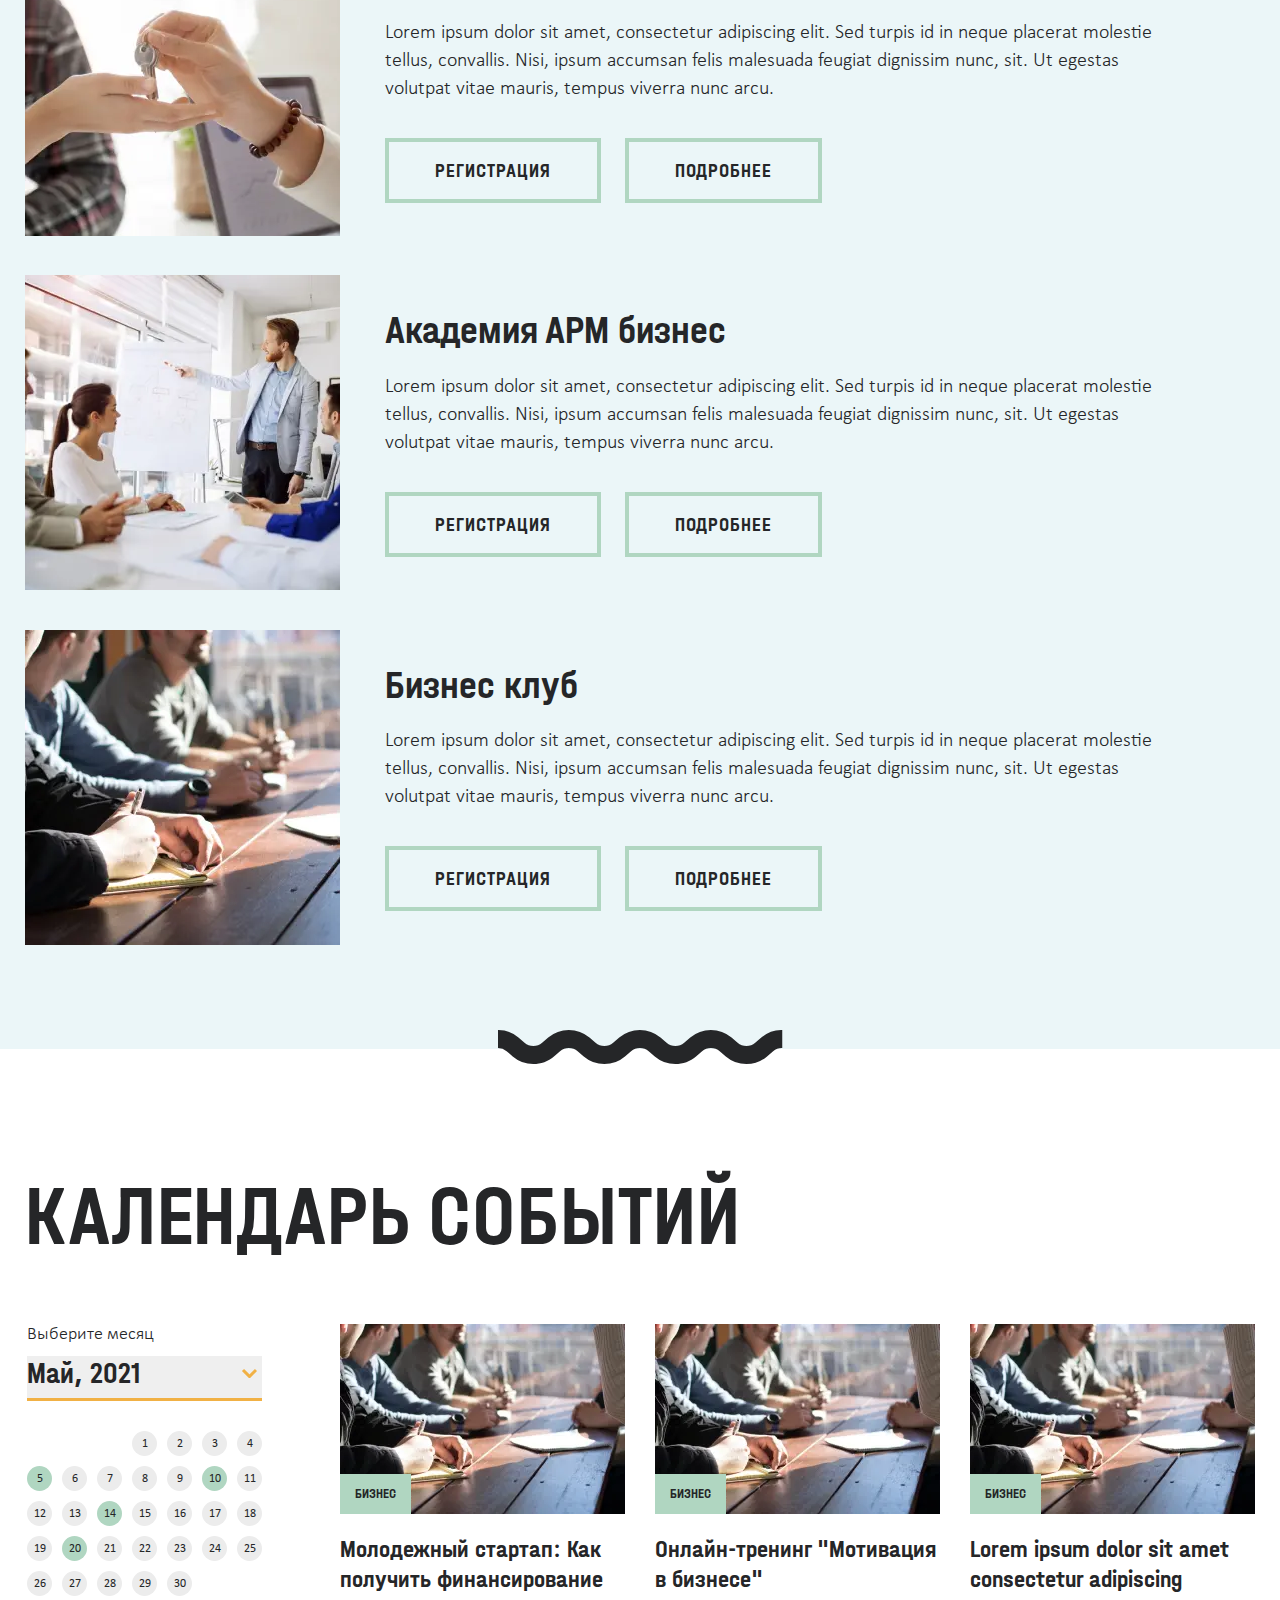
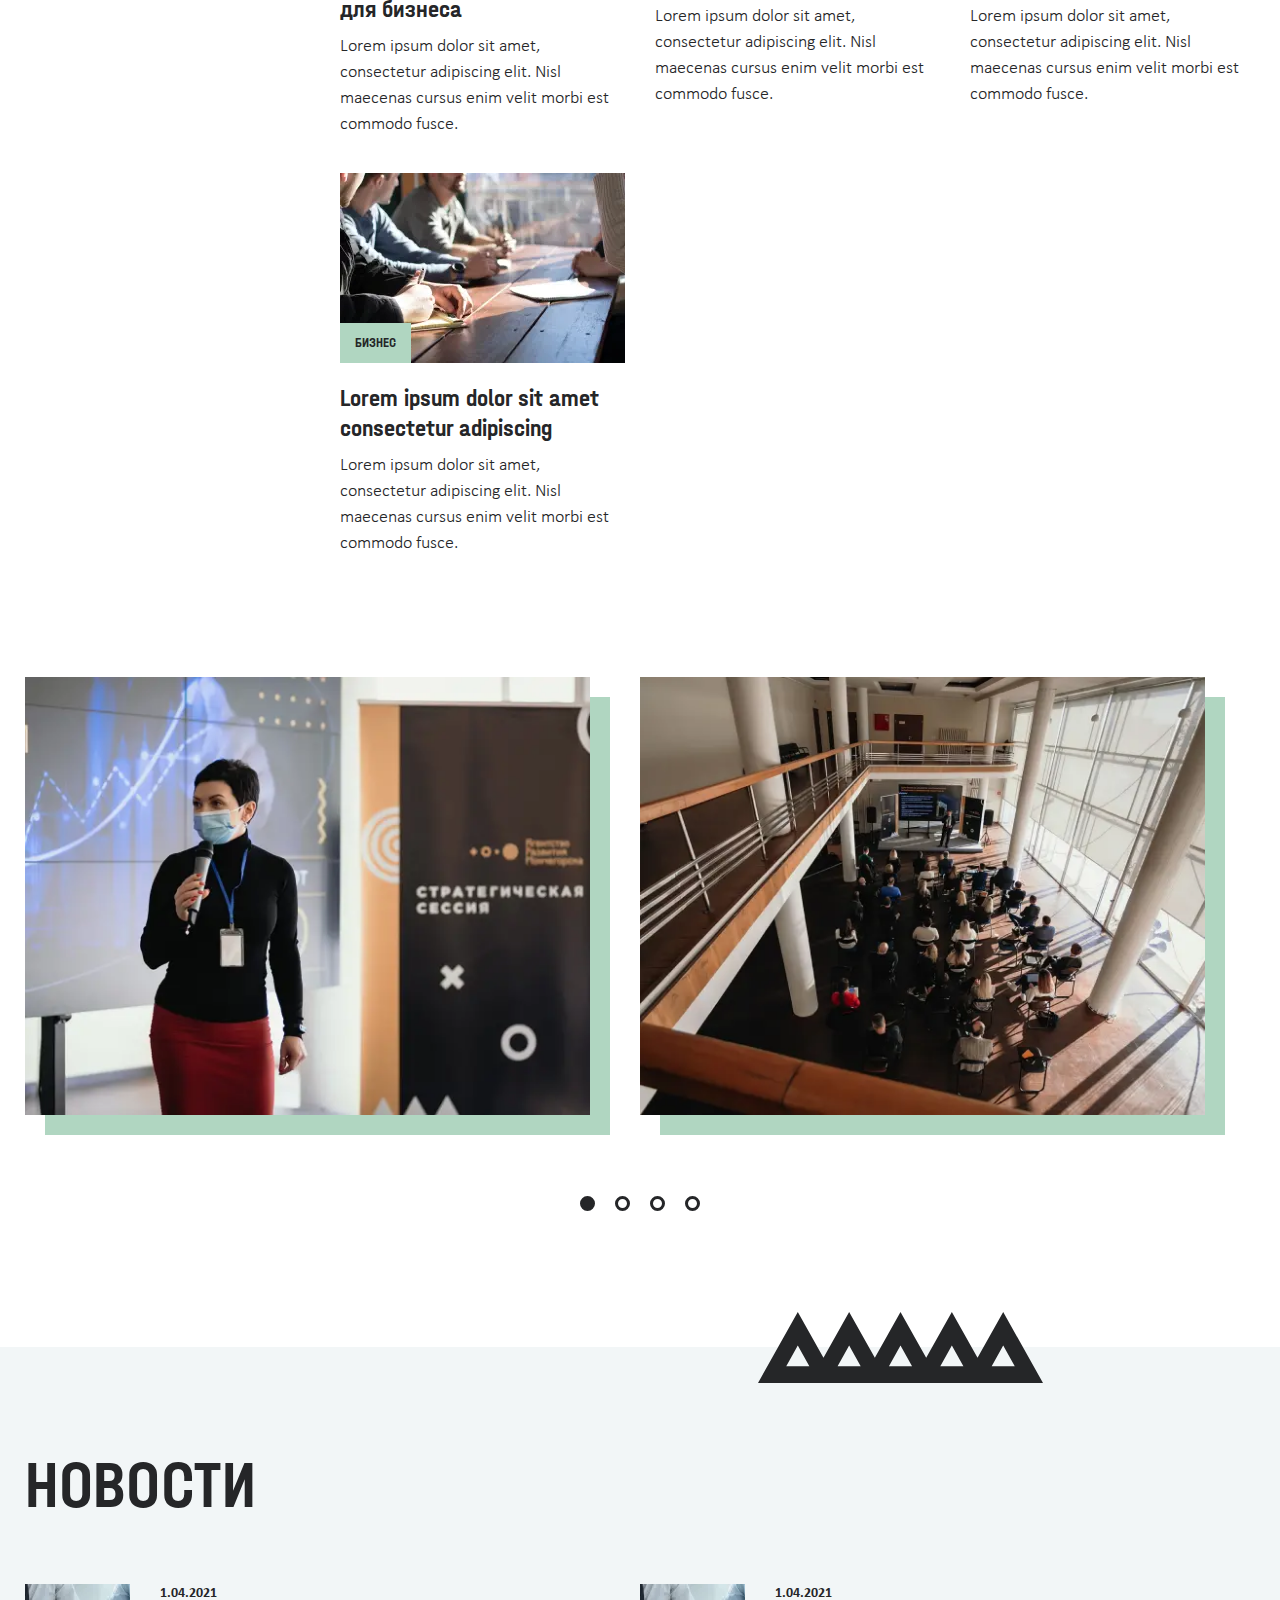
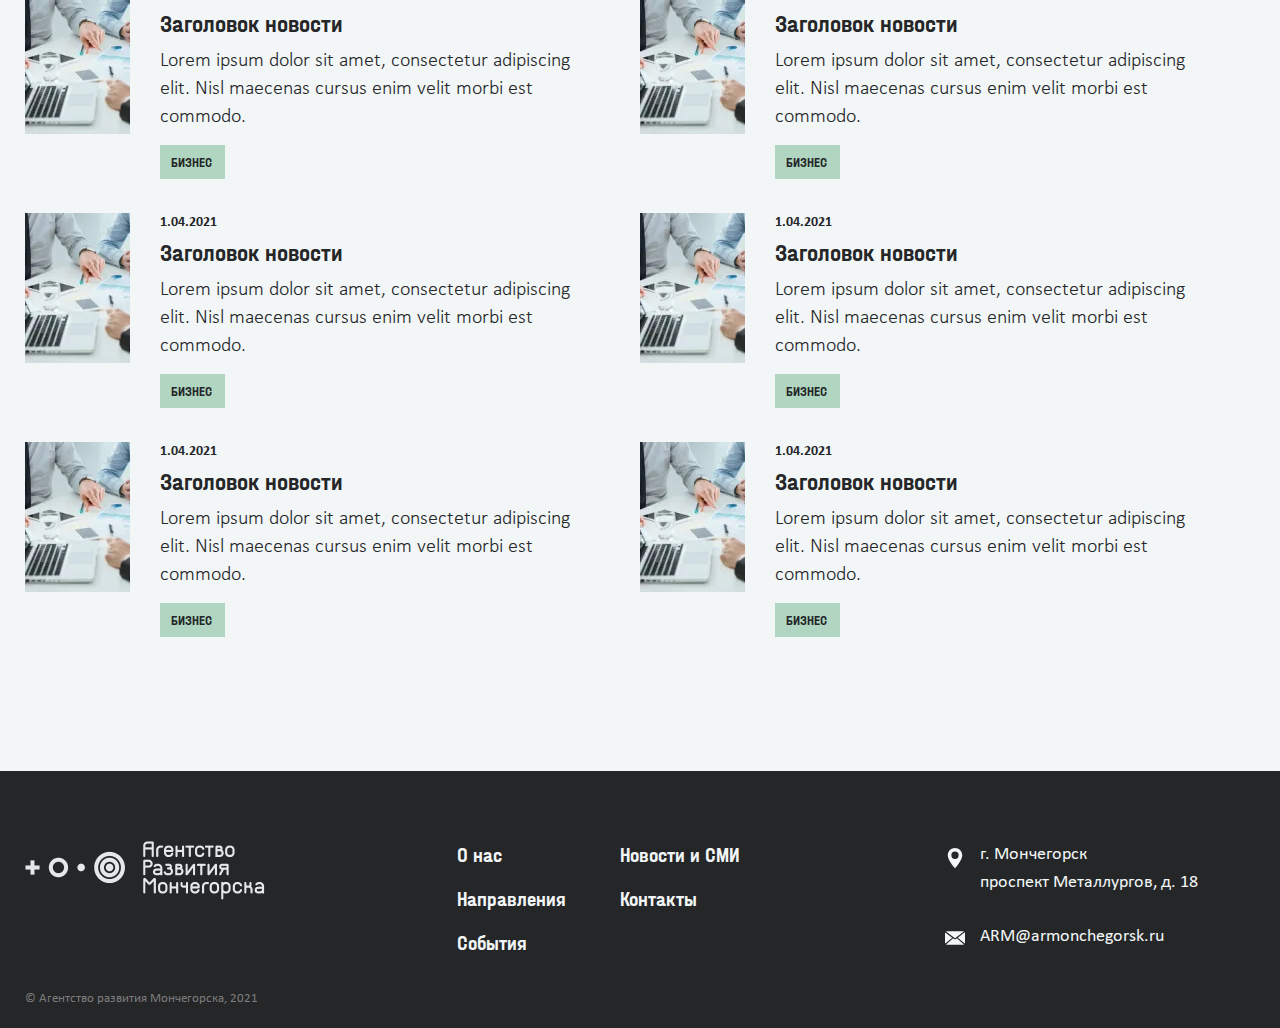
<file: business.html>
<!DOCTYPE html><html lang="ru"><head>	<meta charset="UTF-8">	<meta name="viewport" content="width=device-width, initial-scale=1">	<title>Направление Бизнес</title>	<link rel="preload" href="css/main.css" as="style">	<link rel="stylesheet" href="css/main.css"></head><body>	<div class="loader"><picture><source srcset="img/loader-logo.webp" type="image/webp"><img class="loader__logo" src="img/loader-logo.png" alt=""></picture></div>	<header class="header">		<div class="container">			<nav class="header__nav">				<a class="header__logo" href="index.html">					<picture><source srcset="img/header-logo.webp" type="image/webp"><img class="header__image" src="img/header-logo.png" width="188" height="45" alt="Логотип сайта Агенство Развития Мончегорска"></picture>				</a>				<ul class="header__list">					<li class="header__item"><a class="header__link">О нас</a></li>					<li class="header__item">						<a class="header__link" href="#">Направления</a>						<ul class="header__sublist">							<li class="header__subitem"><a class="header__sublink header__sublink--blue">Бизнес</a></li>							<li class="header__subitem"><a class="header__sublink header__sublink--yellow" href="tourism.html">Туризм</a></li>							<li class="header__subitem"><a class="header__sublink header__sublink--green" href="social.html">Социально-культурная сфера</a></li>							<li class="header__subitem"><a class="header__sublink header__sublink--pink" href="city.html">Городская среда</a></li>						</ul>					</li>					<li class="header__item"><a class="header__link" href="#calendar">Cобытия</a></li>					<li class="header__item"><a class="header__link" href="#news">Новости и СМИ</a></li>					<li class="header__item"><a class="header__link" href="contacts.html">Контакты</a></li>				</ul>				<div class="header__wrap">					<button class="header__button" type="button">Личный кабинет</button>					<button class="header__burger" type="button" aria-label="Открыть меню">						<span class="header__line"></span>						<span class="header__line"></span>						<span class="header__line"></span>					</button>				</div>			</nav>			<ul class="header__list header__mobile">				<li class="header__item"><a class="header__link" href="#about">О нас</a></li>				<li class="header__item">					<a class="header__link" href="#">Направления</a>					<ul class="header__sublist">						<li class="header__subitem"><a class="header__sublink header__sublink--blue">Бизнес</a></li>						<li class="header__subitem"><a class="header__sublink header__sublink--yellow" href="tourism.html">Туризм</a></li>						<li class="header__subitem"><a class="header__sublink header__sublink--green" href="social.html">Социально-культурная								сфера</a></li>						<li class="header__subitem"><a class="header__sublink header__sublink--pink" href="city.html">Городская среда</a>						</li>					</ul>				</li>				<li class="header__item"><a class="header__link" href="#calendar">Cобытия</a></li>				<li class="header__item"><a class="header__link" href="#news">Новости и СМИ</a></li>				<li class="header__item"><a class="header__link" href="contacts.html">Контакты</a></li>				<li class="header__item"><button class="header__button header__button--mobile" type="button">Личный						кабинет</button></li>			</ul>		</div>	</header>	<main class="main">		<section class="direction direction-business">			<div class="container direction__container direction__container--business">				<div class="direction__block direction__block--business">					<div class="direction__left">						<h1 class="direction__title">Бизнес</h1>						<div class="direction__wrapper">							<p class="direction__text">								Lorem ipsum dolor sit amet, consectetur adipiscing elit. Pellentesque leo, dui egestas tempor. Elit amet id elementum								vitae vitae volutpat euismod montes. Lectus facilisi ultrices at integer id turpis elit felis consectetur.							</p>							<p class="direction__text">Nulla sapien justo penatibus proin urna lorem a. Netus cursus velit cras dui. Eu ut egestas elementum malesuada.</p>							<p class="direction__text">								Praesent et sed neque id quis. Volutpat eleifend lectus dolor, auctor ac ultricies quam. Turpis urna vestibulum, et sed								integer tortor.							</p>						</div>						<a class="direction__link direction__link--first offer-link" href="#">предложить идею</a>						<a class="direction__link direction__mode" href="#">проекты</a>					</div>				</div>			</div>		</section>		<section class="team team-secondary">			<div class="container team__container">				<h2 class="title team__title">Руководитель направления</h2>				<div class="team__slider">					<div class="team__item">						<div class="team__photo-wrapper team-secondary__photo-wrapper">							<picture><source srcset="img/team-photo-business.webp" type="image/webp"><img class="team__photo" src="img/team-photo-business.jpg" srcset="img/team-photo-business@2x.jpg 2x" alt=""></picture>						</div>						<div class="team__wrapper">							<h3 class="team__name">Александр Поленков</h3>							<p class="team__post">Заместитель директора</p>							<p class="team__description last">								С 2009 года работал на должностях ИТР в компаниях, входящих в группу корпоративной структуры «Норильский Никель». Кроме								того, с 2011 года занимался предпринимательской деятельностью в области розничной торговли и в области физической								культуры и спорта. С 2017 года активно участвовал в общественной деятельности, был одним из авторов и организаторов								фестиваля «Imandra Viking Fest», проходившего в Мончегорске в 2018 и 2019 годах.							</p>							<a class="team__link team__link--mail" href="mailto:polenkovav@armonchegorsk.ru">polenkovav@armonchegorsk.ru</a>							<a class="team__link  team__link--phone" href="tel:+79211701888">+ 7 921 170 18 88</a>						</div>					</div>				</div>			</div>		</section>		<section class="projects projects--business">			<div class="container projects__container">				<h2 class="title projects__title">наши проекты</h2>				<div class="projects__block">					<article class="projects__item">						<picture><source srcset="img/projects-business-1.webp" type="image/webp"><img class="projects__photo" src="img/projects-business-1.jpg" srcset="img/projects-business-1@2x.jpg 2x" alt=""></picture>						<div class="projects__inner">							<h3 class="projects__caption">Банк франшиз малый / средний бизнес</h3>							<p class="projects__description">								Lorem ipsum dolor sit amet, consectetur adipiscing elit. Sed turpis id in neque placerat molestie tellus,								convallis.								Nisi, ipsum accumsan felis malesuada feugiat dignissim nunc, sit. Ut egestas volutpat vitae mauris, tempus								viverra nunc								arcu.							</p>							<div class="projects__wrapper">								<a class="projects__link projects__link--business" href="#">Регистрация</a>								<a class="projects__link projects__link--business" href="#">Подробнее</a>							</div>						</div>					</article>					<article class="projects__item">						<picture><source srcset="img/projects-business-2.webp" type="image/webp"><img class="projects__photo" src="img/projects-business-2.jpg" srcset="img/projects-business-2@2x.jpg 2x" alt=""></picture>						<div class="projects__inner">							<h3 class="projects__caption">Меры поддержки бизнеса</h3>							<p class="projects__description">								Lorem ipsum dolor sit amet, consectetur adipiscing elit. Sed turpis id in neque placerat molestie tellus,								convallis.								Nisi, ipsum accumsan felis malesuada feugiat dignissim nunc, sit. Ut egestas volutpat vitae mauris, tempus								viverra								nunc								arcu.							</p>							<div class="projects__wrapper">								<a class="projects__link projects__link--business" href="#">Регистрация</a>								<a class="projects__link projects__link--business" href="#">Подробнее</a>							</div>						</div>					</article>					<article class="projects__item">						<picture><source srcset="img/projects-business-3.webp" type="image/webp"><img class="projects__photo" src="img/projects-business-3.jpg" srcset="img/projects-business-3@2x.jpg 2x" alt=""></picture>						<div class="projects__inner">							<h3 class="projects__caption">Конкурс Бизнес планов</h3>							<p class="projects__description">								Lorem ipsum dolor sit amet, consectetur adipiscing elit. Sed turpis id in neque placerat molestie tellus,								convallis.								Nisi, ipsum accumsan felis malesuada feugiat dignissim nunc, sit. Ut egestas volutpat vitae mauris, tempus								viverra								nunc								arcu.							</p>							<div class="projects__wrapper">								<a class="projects__link projects__link--business" href="#">Регистрация</a>								<a class="projects__link projects__link--business" href="#">Подробнее</a>							</div>						</div>					</article>					<article class="projects__item">						<picture><source srcset="img/projects-business-4.webp" type="image/webp"><img class="projects__photo" src="img/projects-business-4.jpg" srcset="img/projects-business-4@2x.jpg 2x" alt=""></picture>						<div class="projects__inner">							<h3 class="projects__caption">Муниципальная аренда</h3>							<p class="projects__description">								Lorem ipsum dolor sit amet, consectetur adipiscing elit. Sed turpis id in neque placerat molestie tellus,								convallis.								Nisi, ipsum accumsan felis malesuada feugiat dignissim nunc, sit. Ut egestas volutpat vitae mauris, tempus								viverra								nunc								arcu.							</p>							<div class="projects__wrapper">								<a class="projects__link projects__link--business" href="#">Регистрация</a>								<a class="projects__link projects__link--business" href="#">Подробнее</a>							</div>						</div>					</article>					<article class="projects__item">						<picture><source srcset="img/projects-business-5.webp" type="image/webp"><img class="projects__photo" src="img/projects-business-5.jpg" srcset="img/projects-business-5@2x.jpg 2x" alt=""></picture>						<div class="projects__inner">							<h3 class="projects__caption">Академия АРМ бизнес</h3>							<p class="projects__description">								Lorem ipsum dolor sit amet, consectetur adipiscing elit. Sed turpis id in neque placerat molestie tellus,								convallis.								Nisi, ipsum accumsan felis malesuada feugiat dignissim nunc, sit. Ut egestas volutpat vitae mauris, tempus								viverra								nunc								arcu.							</p>							<div class="projects__wrapper">								<a class="projects__link projects__link--business" href="#">Регистрация</a>								<a class="projects__link projects__link--business" href="#">Подробнее</a>							</div>						</div>					</article>					<article class="projects__item">						<picture><source srcset="img/projects-business-6.webp" type="image/webp"><img class="projects__photo" src="img/projects-business-6.jpg" srcset="img/projects-business-6@2x.jpg 2x" alt=""></picture>						<div class="projects__inner">							<h3 class="projects__caption">Бизнес клуб</h3>							<p class="projects__description">								Lorem ipsum dolor sit amet, consectetur adipiscing elit. Sed turpis id in neque placerat molestie tellus,								convallis.								Nisi, ipsum accumsan felis malesuada feugiat dignissim nunc, sit. Ut egestas volutpat vitae mauris, tempus								viverra								nunc								arcu.							</p>							<div class="projects__wrapper">								<a class="projects__link projects__link--business" href="#">Регистрация</a>								<a class="projects__link projects__link--business" href="#">Подробнее</a>							</div>						</div>					</article>				</div>			</div>		</section>		<section class="calendar" id="calendar">			<div class="container">				<h2 class="title calendar__title">календарь событий</h2>				<div class="calendar__inner calendar-secondary__inner">					<div class="calendar__date">						<form class="calendar__form" action="/" method="GET">							<fieldset class="calendar__month-fieldset">								<legend class="calendar__month-title">Выберите месяц</legend>								<div class="calendar__select-wrap">									<select class="calendar__select" name="calendar-month">										<option>Апрель, 2021</option>										<option selected>Май, 2021</option>										<option>Июнь, 2021</option>										<option>Июль, 2021</option>									</select>								</div>								<div class="calendar__months">									<div class="calendar__month">										<button class="calendar__day disabled" disabled type="button"></button>										<button class="calendar__day disabled" disabled type="button"></button>										<button class="calendar__day disabled" disabled type="button"></button>										<button class="calendar__day" type="button">1</button>										<button class="calendar__day" type="button">2</button>										<button class="calendar__day" type="button">3</button>										<button class="calendar__day" type="button">4</button>										<button class="calendar__day blue" type="button">5</button>										<button class="calendar__day" type="button">6</button>										<button class="calendar__day" type="button">7</button>										<button class="calendar__day" type="button">8</button>										<button class="calendar__day" type="button">9</button>										<button class="calendar__day blue" type="button">10</button>										<button class="calendar__day" type="button">11</button>										<button class="calendar__day" type="button">12</button>										<button class="calendar__day" type="button">13</button>										<button class="calendar__day blue" type="button">14</button>										<button class="calendar__day" type="button">15</button>										<button class="calendar__day" type="button">16</button>										<button class="calendar__day" type="button">17</button>										<button class="calendar__day" type="button">18</button>										<button class="calendar__day" type="button">19</button>										<button class="calendar__day blue" type="button">20</button>										<button class="calendar__day" type="button">21</button>										<button class="calendar__day" type="button">22</button>										<button class="calendar__day" type="button">23</button>										<button class="calendar__day" type="button">24</button>										<button class="calendar__day" type="button">25</button>										<button class="calendar__day" type="button">26</button>										<button class="calendar__day" type="button">27</button>										<button class="calendar__day" type="button">28</button>										<button class="calendar__day" type="button">29</button>										<button class="calendar__day" type="button">30</button>										<button class="calendar__day disabled" disabled type="button"></button>										<button class="calendar__day disabled" disabled type="button"></button>									</div>								</div>							</fieldset>						</form>					</div>					<div class="calendar__block">						<a class="calendar__item" href="#">							<div class="calendar__wrapper">								<picture><source srcset="img/calendar-image.webp" type="image/webp"><img class="calendar__background" src="img/calendar-image.jpg" srcset="img/calendar-image@2x.jpg 2x" alt=""></picture>								<b class="calendar__theme calendar__theme--blue">бизнес</b>							</div>							<h3 class="calendar__heading">Молодежный стартап: Как получить финансирование для бизнеса</h3>							<p class="calendar__description">Lorem ipsum dolor sit amet, consectetur adipiscing elit. Nisl maecenas cursus enim								velit morbi est commodo fusce.</p>						</a>						<a class="calendar__item" href="#">							<div class="calendar__wrapper">								<picture><source srcset="img/calendar-image.webp" type="image/webp"><img class="calendar__background" src="img/calendar-image.jpg" srcset="img/calendar-image@2x.jpg 2x" alt=""></picture>								<b class="calendar__theme calendar__theme--blue">бизнес</b>							</div>							<h3 class="calendar__heading">Онлайн-тренинг "Мотивация в бизнесе"</h3>							<p class="calendar__description">Lorem ipsum dolor sit amet, consectetur adipiscing elit. Nisl maecenas cursus enim								velit morbi est commodo fusce.</p>						</a>						<a class="calendar__item" href="#">							<div class="calendar__wrapper">								<picture><source srcset="img/calendar-image.webp" type="image/webp"><img class="calendar__background" src="img/calendar-image.jpg" srcset="img/calendar-image@2x.jpg 2x" alt=""></picture>								<b class="calendar__theme calendar__theme--blue">бизнес</b>							</div>							<h3 class="calendar__heading">Lorem ipsum dolor sit amet consectetur adipiscing</h3>							<p class="calendar__description">Lorem ipsum dolor sit amet, consectetur adipiscing elit. Nisl maecenas cursus enim								velit morbi est commodo fusce.</p>						</a>						<a class="calendar__item" href="#">							<div class="calendar__wrapper">								<picture><source srcset="img/calendar-image.webp" type="image/webp"><img class="calendar__background" src="img/calendar-image.jpg" srcset="img/calendar-image@2x.jpg 2x" alt=""></picture>								<b class="calendar__theme calendar__theme--blue">бизнес</b>							</div>							<h3 class="calendar__heading">Lorem ipsum dolor sit amet consectetur adipiscing</h3>							<p class="calendar__description">Lorem ipsum dolor sit amet, consectetur adipiscing elit. Nisl maecenas cursus enim								velit morbi est commodo fusce.</p>						</a>					</div>				</div>				<div class="calendar__slider">					<div class="calendar__photo-wrap calendar__photo-wrap--business">						<picture><source srcset="img/calendar-business-1.webp" type="image/webp"><img class="calendar__photo" src="img/calendar-business-1.jpg" srcset="img/calendar-business-1@2x.jpg" alt=""></picture>					</div>					<div class="calendar__photo-wrap calendar__photo-wrap--business">						<picture><source srcset="img/calendar-business-2.webp" type="image/webp"><img class="calendar__photo" src="img/calendar-business-2.jpg" srcset="img/calendar-business-2@2x.jpg" alt=""></picture>					</div>					<div class="calendar__photo-wrap calendar__photo-wrap--business">						<picture><source srcset="img/calendar-business-1.webp" type="image/webp"><img class="calendar__photo" src="img/calendar-business-1.jpg" srcset="img/calendar-business-1@2x.jpg" alt=""></picture>					</div>					<div class="calendar__photo-wrap calendar__photo-wrap--business">						<picture><source srcset="img/calendar-business-2.webp" type="image/webp"><img class="calendar__photo" src="img/calendar-business-2.jpg" srcset="img/calendar-business-2@2x.jpg" alt=""></picture>					</div>				</div>			</div>		</section>		<div class="news-press-wrapper news-press-wrapper-secondary" id="news">			<div class="container news-press-wrapper__container news-press-wrapper-secondary__container">				<section class="news news-secondary">					<h2 class="title news__title news-secondary__title">Новости</h2>					<div class="news__block news-secondary__block">						<article class="news__item news-secondary__item">							<div class="news__wrap">								<picture><source srcset="img/news-photo-1.webp" type="image/webp"><img class="news__photo" src="img/news-photo-1.jpg" srcset="img/news-photo-1@2x.jpg 2x" alt=""></picture>							</div>							<a class="news__info" href="#">								<time class="news__date" datetime="2021-04-01">1.04.2021</time>								<h3 class="news__caption">Заголовок новости</h3>								<p class="news__text">Lorem ipsum dolor sit amet, consectetur adipiscing elit. Nisl maecenas cursus enim velit morbi									est commodo.</p>								<b class="news__theme">бизнес</b>							</a>						</article>						<article class="news__item news-secondary__item">							<div class="news__wrap">								<picture><source srcset="img/news-photo-1.webp" type="image/webp"><img class="news__photo" src="img/news-photo-1.jpg" srcset="img/news-photo-1@2x.jpg 2x" alt=""></picture>							</div>							<a class="news__info" href="#">								<time class="news__date" datetime="2021-04-01">1.04.2021</time>								<h3 class="news__caption">Заголовок новости</h3>								<p class="news__text">Lorem ipsum dolor sit amet, consectetur adipiscing elit. Nisl maecenas cursus enim velit morbi									est commodo.</p>								<b class="news__theme">бизнес</b>							</a>						</article>						<article class="news__item news-secondary__item">							<div class="news__wrap">								<picture><source srcset="img/news-photo-1.webp" type="image/webp"><img class="news__photo" src="img/news-photo-1.jpg" srcset="img/news-photo-1@2x.jpg 2x" alt=""></picture>							</div>							<a class="news__info" href="#">								<time class="news__date" datetime="2021-04-01">1.04.2021</time>								<h3 class="news__caption">Заголовок новости</h3>								<p class="news__text">Lorem ipsum dolor sit amet, consectetur adipiscing elit. Nisl maecenas cursus enim velit morbi									est commodo.</p>								<b class="news__theme">бизнес</b>							</a>						</article>						<article class="news__item news-secondary__item">							<div class="news__wrap">								<picture><source srcset="img/news-photo-1.webp" type="image/webp"><img class="news__photo" src="img/news-photo-1.jpg" srcset="img/news-photo-1@2x.jpg 2x" alt=""></picture>							</div>							<a class="news__info" href="#">								<time class="news__date" datetime="2021-04-01">1.04.2021</time>								<h3 class="news__caption">Заголовок новости</h3>								<p class="news__text">Lorem ipsum dolor sit amet, consectetur adipiscing elit. Nisl maecenas cursus enim velit morbi									est commodo.</p>								<b class="news__theme">бизнес</b>							</a>						</article>						<article class="news__item news-secondary__item">							<div class="news__wrap">								<picture><source srcset="img/news-photo-1.webp" type="image/webp"><img class="news__photo" src="img/news-photo-1.jpg" srcset="img/news-photo-1@2x.jpg 2x" alt=""></picture>							</div>							<a class="news__info" href="#">								<time class="news__date" datetime="2021-04-01">1.04.2021</time>								<h3 class="news__caption">Заголовок новости</h3>								<p class="news__text">Lorem ipsum dolor sit amet, consectetur adipiscing elit. Nisl maecenas cursus enim velit morbi									est commodo.</p>								<b class="news__theme">бизнес</b>							</a>						</article>						<article class="news__item news-secondary__item">							<div class="news__wrap">								<picture><source srcset="img/news-photo-1.webp" type="image/webp"><img class="news__photo" src="img/news-photo-1.jpg" srcset="img/news-photo-1@2x.jpg 2x" alt=""></picture>							</div>							<a class="news__info" href="#">								<time class="news__date" datetime="2021-04-01">1.04.2021</time>								<h3 class="news__caption">Заголовок новости</h3>								<p class="news__text">Lorem ipsum dolor sit amet, consectetur adipiscing elit. Nisl maecenas cursus enim velit morbi									est commodo.</p>								<b class="news__theme">бизнес</b>							</a>						</article>					</div>				</section>			</div>		</div>	</main>	<footer class="footer">		<div class="container">			<div class="footer__inner">				<a class="footer__logo" href="index.html">					<picture>						<source media="(max-width: 360px)" type="image/png" srcset="img/footer-logo-mobile.png">						<img class="footer__image" src="img/footer-logo.png" alt="">					</picture>				</a>				<ul class="footer__list">					<li class="footer__item"><a class="footer__link" href="#">О нас</a></li>					<li class="footer__item"><a class="footer__link" href="#">Новости и СМИ</a></li>					<li class="footer__item"><a class="footer__link" href="#">Направления</a></li>					<li class="footer__item"><a class="footer__link" href="#">Контакты</a></li>					<li class="footer__item"><a class="footer__link" href="#">События</a></li>				</ul>				<div class="footer__block">					<p class="footer__point">г. Мончегорск<br class="footer-hide"> проспект Металлургов, д. 18</p>					<p class="footer__point">						<a class="footer__mail" href="mailto:ARM@armonchegorsk.ru">ARM@armonchegorsk.ru</a>					</p>				</div>			</div>			<p class="footer__copyright">© Агентство развития Мончегорска, 2021</p>		</div>	</footer>	<div class="modal modal-login">		<div class="modal__background">			<section class="modal__window">				<button class="modal__close" type="button" aria-label="Закрыть окно">					<picture><source srcset="img/modal-close-icon.svg" type="image/webp"><img class="modal__close-icon" src="img/modal-close-icon.svg" alt=""></picture>				</button>				<div class="modal__block">					<h2 class="modal__title">Личный кабинет</h2>					<form class="modal__form" action="/" method="POST">						<div class="modal__wrap">							<label class="modal__label">								<span class="modal__sup">Логин</span>								<input class="modal__area" type="text" name="login-login">							</label>						</div>						<div class="modal__wrap">							<label class="modal__label">								<span class="modal__sup">Пароль</span>								<input class="modal__area" type="password" name="login-password">							</label>						</div>						<button class="modal__button" type="submit">войти</button>					</form>					<a class="modal__register" href="#">Зарегистрироваться</a>				</div>			</section>		</div>	</div>	<div class="modal modal-register">		<div class="modal__background">			<section class="modal__window">				<button class="modal__close" type="button" aria-label="Закрыть окно">					<picture><source srcset="img/modal-close-icon.svg" type="image/webp"><img class="modal__close-icon" src="img/modal-close-icon.svg" alt=""></picture>				</button>				<div class="modal__block">					<h2 class="modal__title">регистрация</h2>					<form class="modal__form" action="/" method="POST">						<div class="modal__wrap">							<label class="modal__label">								<span class="modal__sup">Ваше имя</span>								<input class="modal__area modal__area--first" type="text" name="register-name">							</label>						</div>						<div class="modal__wrap">							<label class="modal__label">								<span class="modal__sup">Email</span>								<input class="modal__area" type="email" name="register-email">							</label>						</div>						<div class="modal__wrap">							<label class="modal__label">								<span class="modal__sup">Пароль</span>								<input class="modal__area" type="password" name="register-password">							</label>						</div>						<div class="modal__wrap modal__wrap--last">							<label class="modal__label">								<span class="modal__sup">Повторите пароль</span>								<input class="modal__area" type="password" name="register-repeat-password">							</label>						</div>						<div class="modal__wrapping">							<input class="modal__checkbox visually-hidden" id="modal__checkbox" name="checkbox" type="checkbox"								required>							<label class="modal__check-label" for="modal__checkbox">Даю согласие на <span									class="modal__personal">обработку персональных данных</span></label>						</div>						<button class="modal__button modal-register__button" type="submit">Зарегистрироваться</button>					</form>					<a class="modal__register modal-register__register" href="#">Зарегистрироваться</a>				</div>			</section>		</div>	</div>	<script src="js/jquery.min.js"></script>	<script src="js/slick.min.js"></script>	<script src="js/script.js"></script></body></html>
</file>
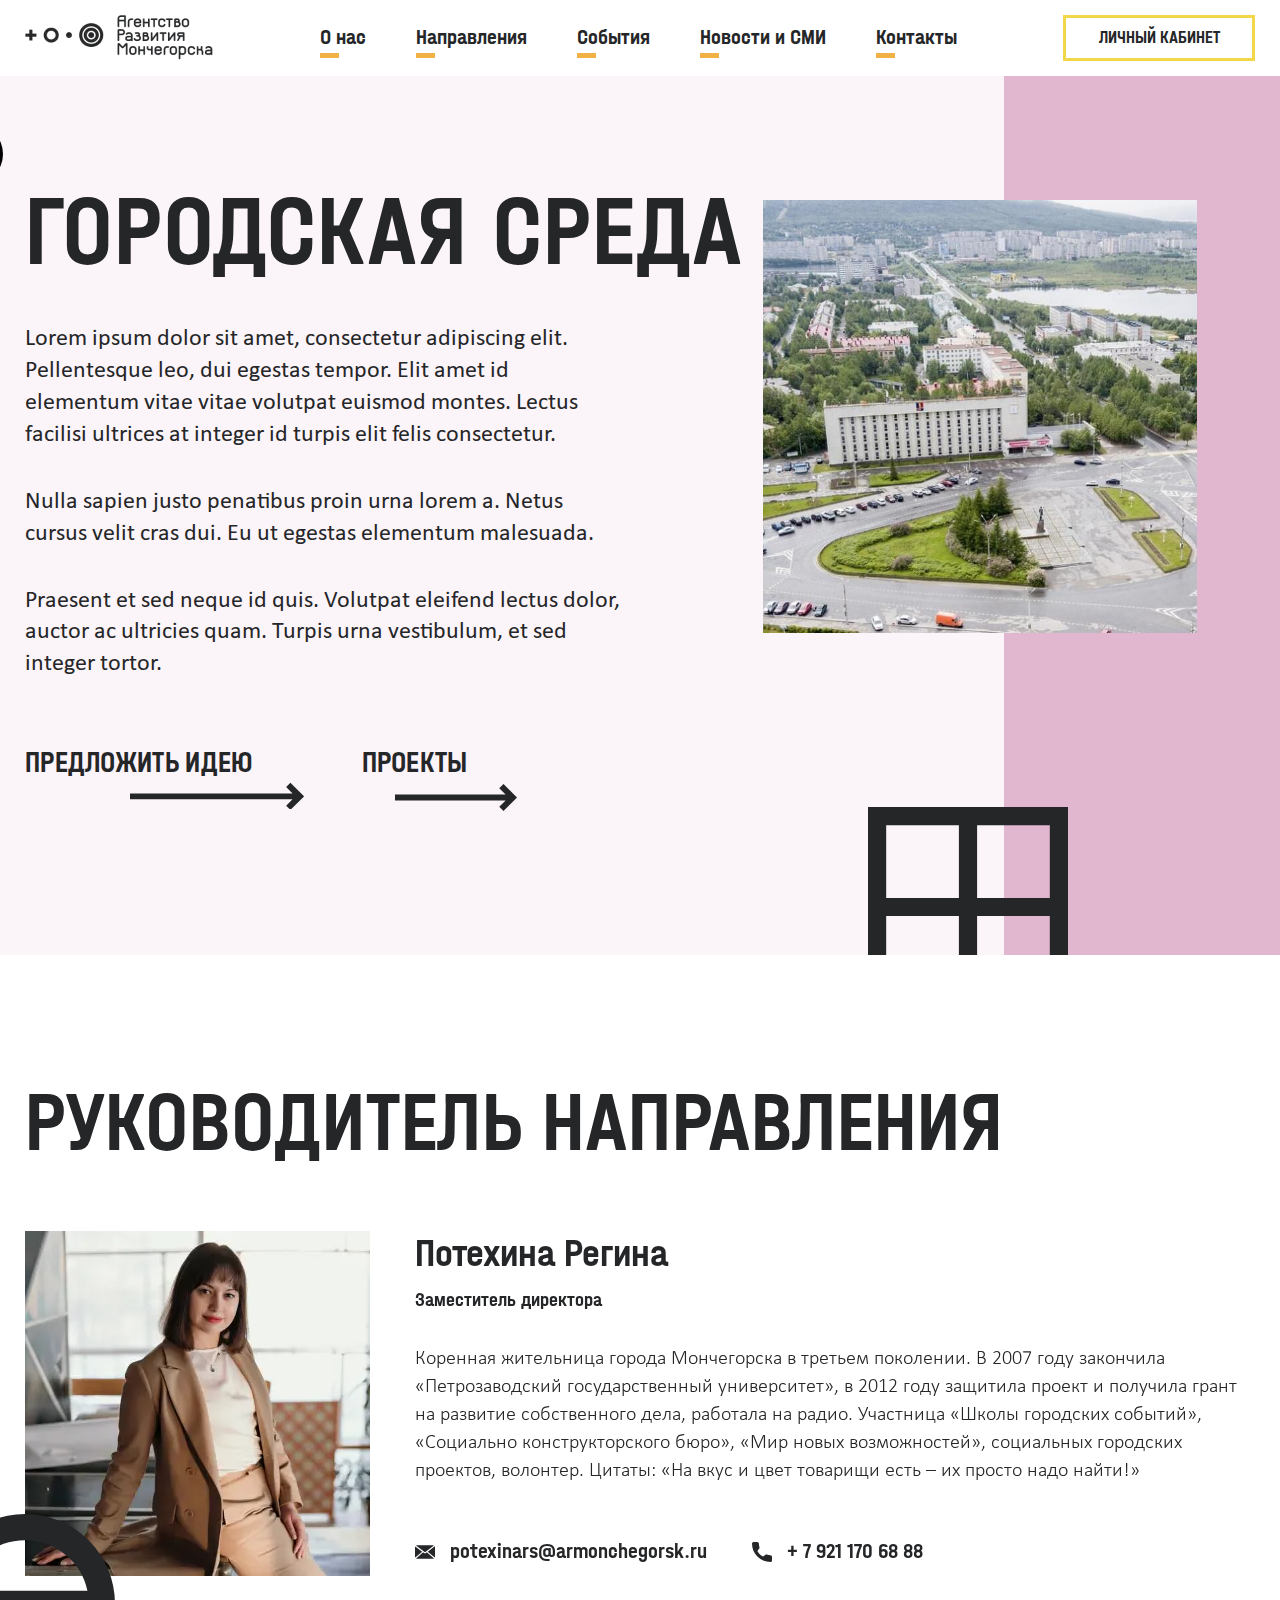
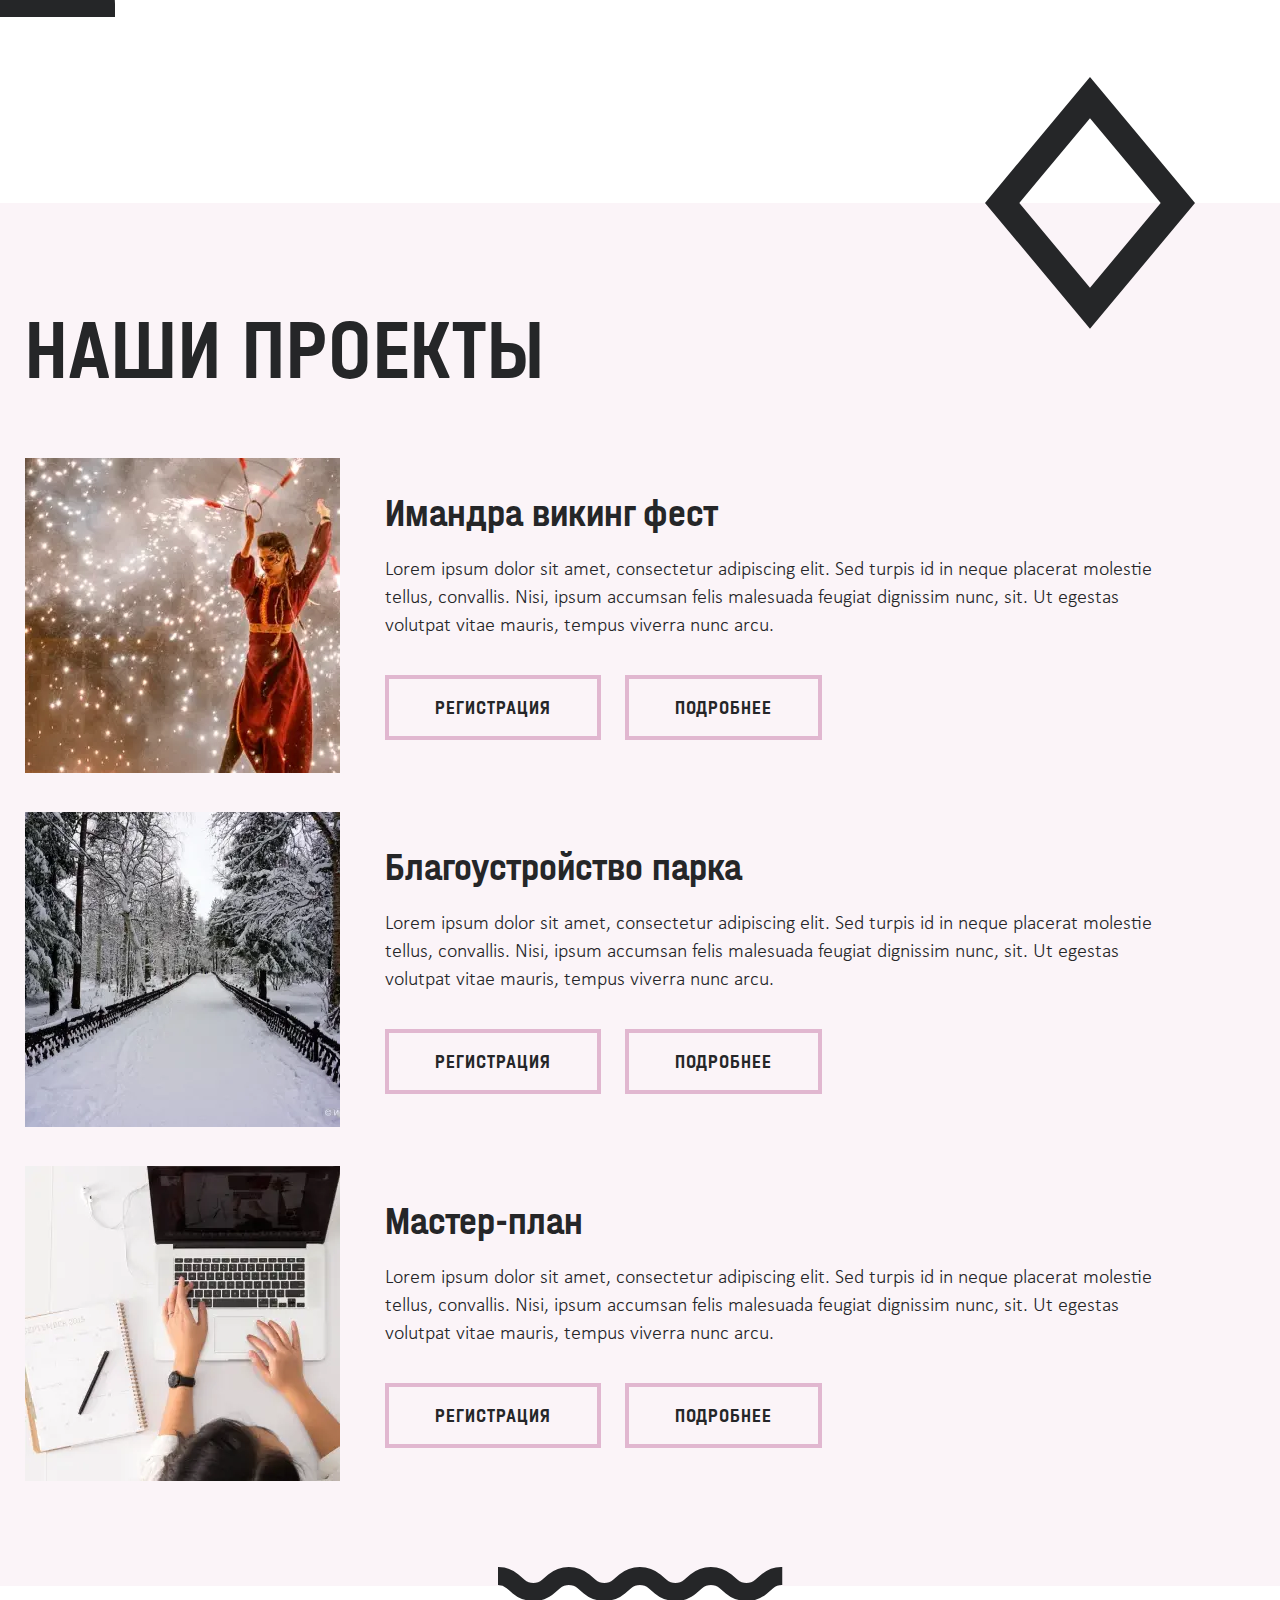
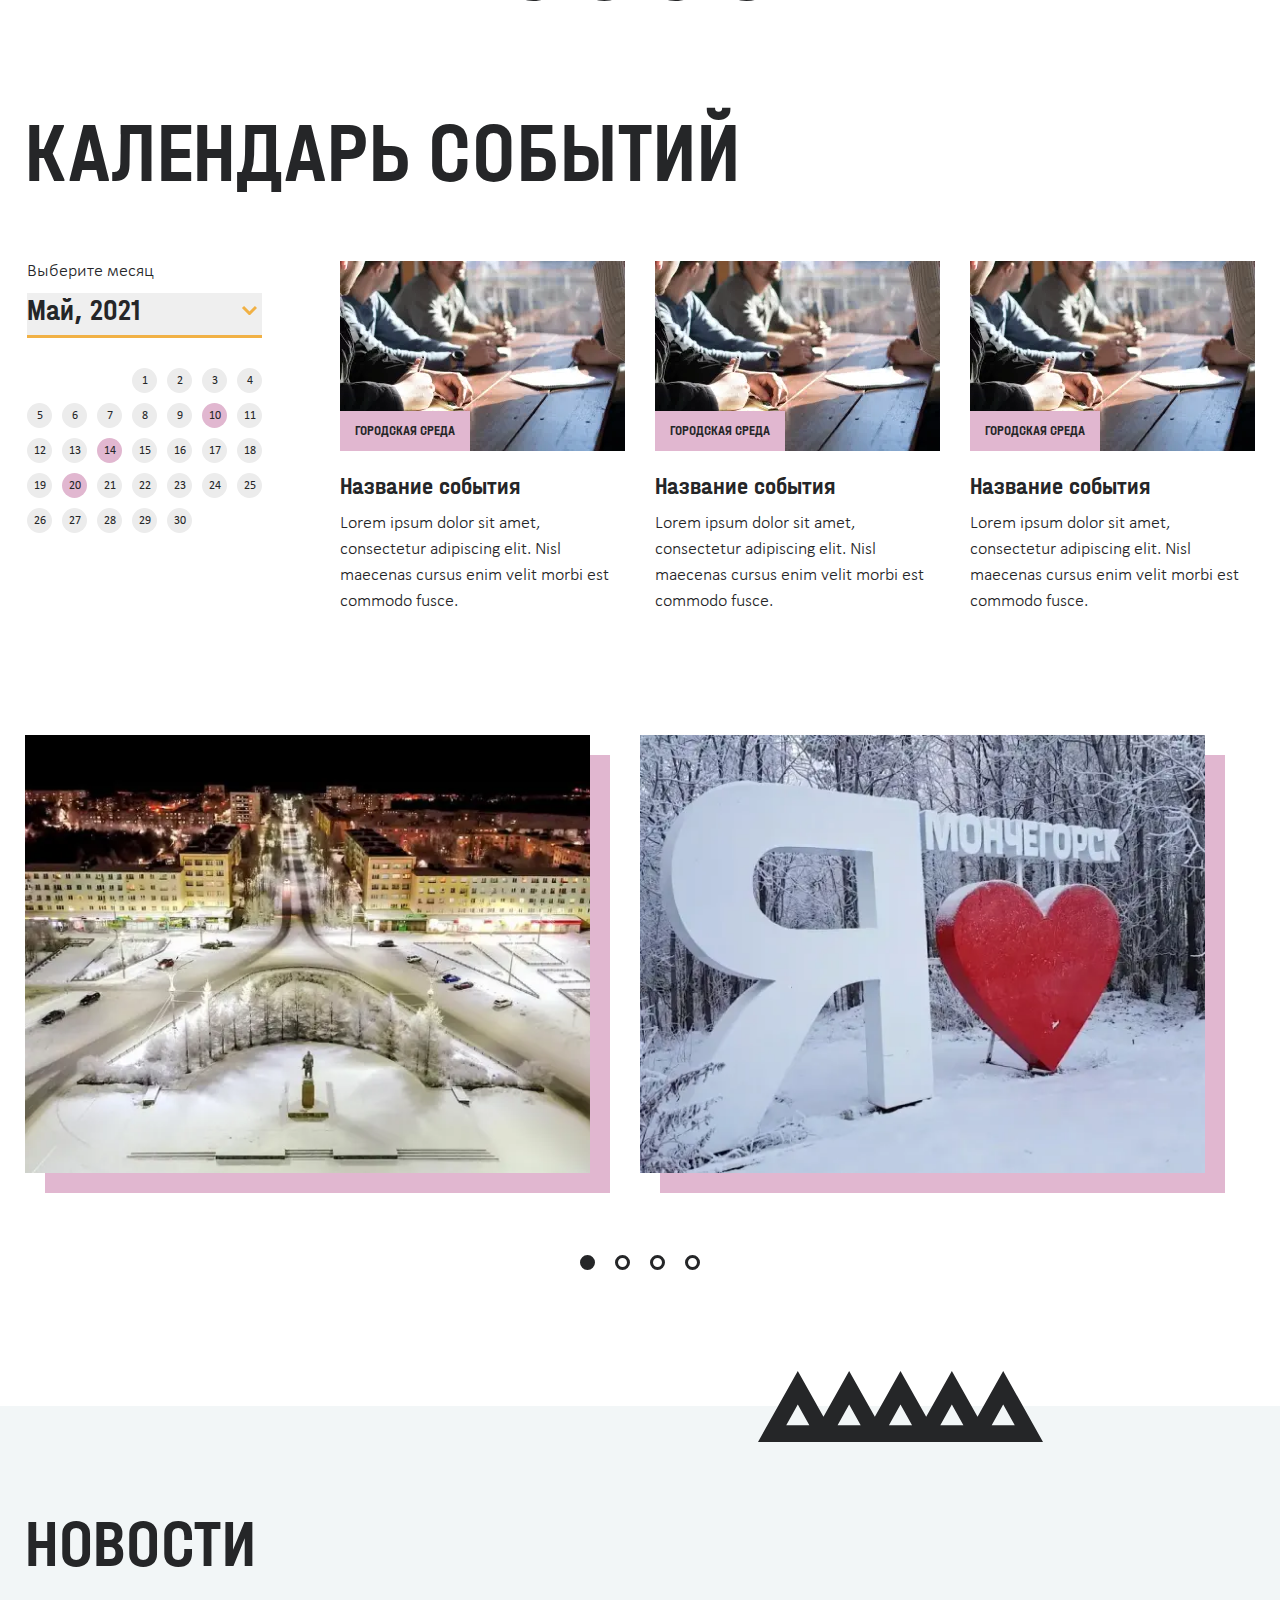
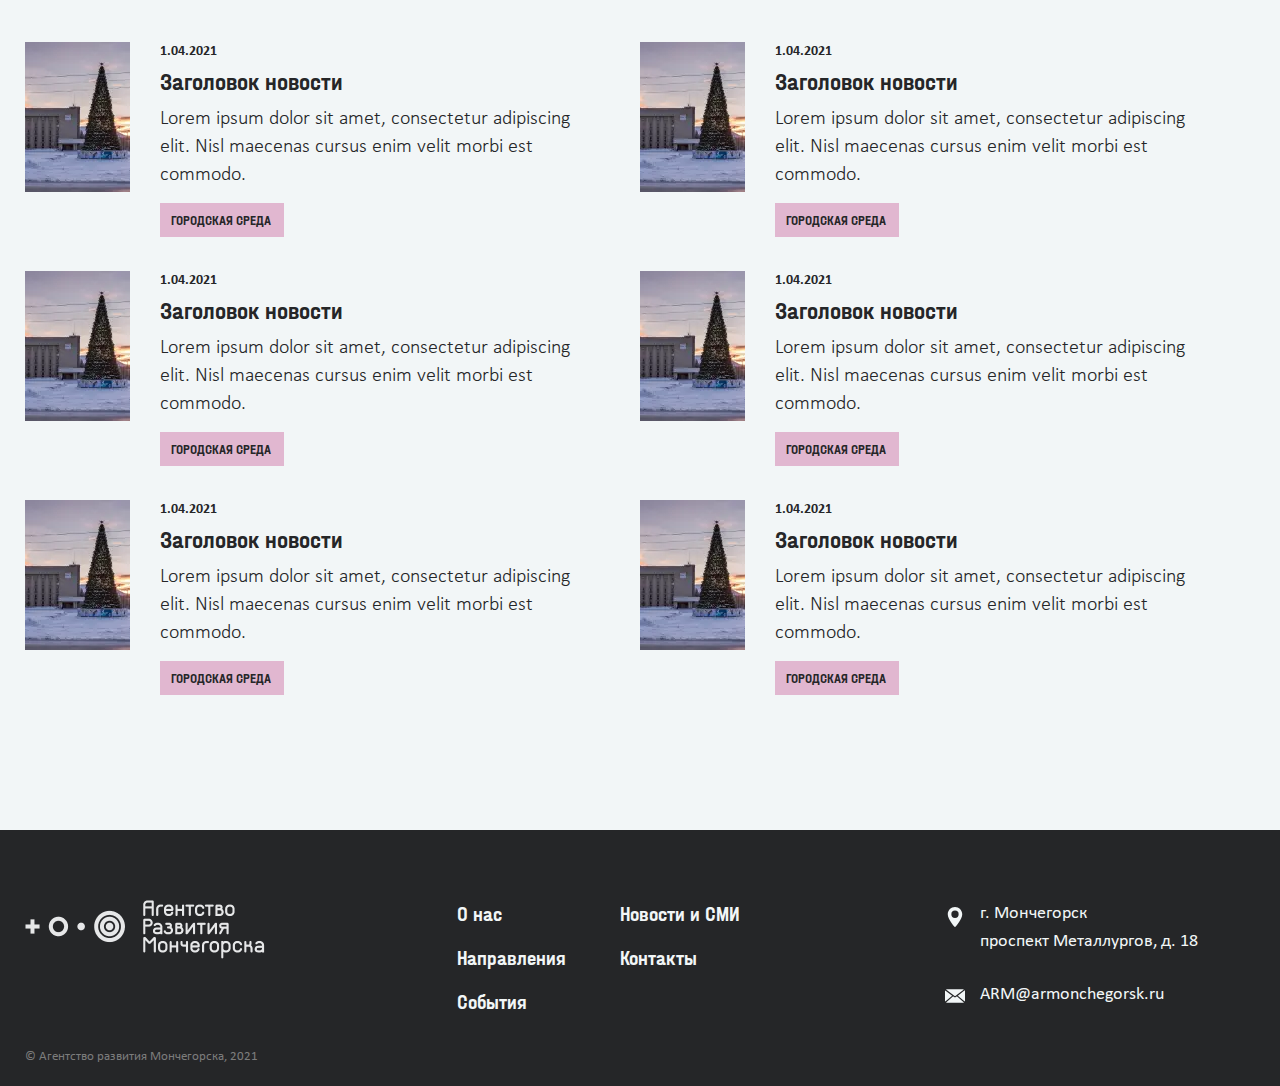
<file: city.html>
<!DOCTYPE html><html lang="ru"><head>	<meta charset="UTF-8">	<meta name="viewport" content="width=device-width, initial-scale=1">	<title>Направление Городская среда</title>	<link rel="preload" href="css/main.css" as="style">	<link rel="stylesheet" href="css/main.css"></head><body>	<div class="loader"><picture><source srcset="img/loader-logo.webp" type="image/webp"><img class="loader__logo" src="img/loader-logo.png" alt=""></picture></div>	<header class="header">		<div class="container">			<nav class="header__nav">				<a class="header__logo" href="index.html">					<picture><source srcset="img/header-logo.webp" type="image/webp"><img class="header__image" src="img/header-logo.png" width="188" height="45" alt="Логотип сайта Агенство Развития Мончегорска"></picture>				</a>				<ul class="header__list">					<li class="header__item"><a class="header__link">О нас</a></li>					<li class="header__item">						<a class="header__link" href="#">Направления</a>						<ul class="header__sublist">							<li class="header__subitem"><a class="header__sublink header__sublink--blue" href="business.html">Бизнес</a></li>							<li class="header__subitem"><a class="header__sublink header__sublink--yellow" href="tourism.html">Туризм</a></li>							<li class="header__subitem"><a class="header__sublink header__sublink--green" href="social.html">Социально-культурная сфера</a></li>							<li class="header__subitem"><a class="header__sublink header__sublink--pink">Городская среда</a>							</li>						</ul>					</li>					<li class="header__item"><a class="header__link" href="#calendar">Cобытия</a></li>					<li class="header__item"><a class="header__link" href="#news">Новости и СМИ</a></li>					<li class="header__item"><a class="header__link" href="contacts.html">Контакты</a></li>				</ul>				<div class="header__wrap">					<button class="header__button" type="button">Личный кабинет</button>					<button class="header__burger" type="button" aria-label="Открыть меню">						<span class="header__line"></span>						<span class="header__line"></span>						<span class="header__line"></span>					</button>				</div>			</nav>			<ul class="header__list header__mobile">				<li class="header__item"><a class="header__link">О нас</a></li>				<li class="header__item">					<a class="header__link" href="#">Направления</a>					<ul class="header__sublist">						<li class="header__subitem"><a class="header__sublink header__sublink--blue" href="business.html">Бизнес</a></li>						<li class="header__subitem"><a class="header__sublink header__sublink--yellow" href="tourism.html">Туризм</a></li>						<li class="header__subitem"><a class="header__sublink header__sublink--green" href="social.html">Социально-культурная								сфера</a></li>						<li class="header__subitem"><a class="header__sublink header__sublink--pink">Городская среда</a>						</li>					</ul>				</li>				<li class="header__item"><a class="header__link" href="#calendar">Cобытия</a></li>				<li class="header__item"><a class="header__link" href="#news">Новости и СМИ</a></li>				<li class="header__item"><a class="header__link" href="contacts.html">Контакты</a></li>				<li class="header__item"><button class="header__button header__button--mobile" type="button">Личный						кабинет</button></li>			</ul>		</div>	</header>	<main class="main">		<section class="direction direction-city">			<div class="container direction__container direction__container--city">				<div class="direction__block">					<div class="direction__left">						<h1 class="direction__title">Городская среда</h1>						<div class="direction__wrapper">							<p class="direction__text">								Lorem ipsum dolor sit amet, consectetur adipiscing elit. Pellentesque leo, dui egestas tempor. Elit amet								id elementum								vitae vitae volutpat euismod montes. Lectus facilisi ultrices at integer id turpis elit felis								consectetur.							</p>							<p class="direction__text">Nulla sapien justo penatibus proin urna lorem a. Netus cursus velit cras dui.								Eu ut egestas elementum malesuada.</p>							<p class="direction__text">								Praesent et sed neque id quis. Volutpat eleifend lectus dolor, auctor ac ultricies quam. Turpis urna								vestibulum, et sed								integer tortor.							</p>						</div>						<a class="direction__link direction__link--first offer-link" href="#">предложить идею</a>						<a class="direction__link direction__mode" href="#">проекты</a>					</div>				</div>			</div>		</section>		<section class="team team-secondary">			<div class="container team__container">				<h2 class="title team__title">Руководитель направления</h2>				<div class="team__slider">					<div class="team__item">						<div class="team__photo-wrapper team-secondary__photo-wrapper">							<picture><source srcset="img/team-photo-social.webp" type="image/webp"><img class="team__photo" src="img/team-photo-social.jpg" srcset="img/team-photo-social@2x.jpg 2x" alt=""></picture>						</div>						<div class="team__wrapper">							<h3 class="team__name">Потехина Регина</h3>							<p class="team__post">Заместитель директора</p>							<p class="team__description last">								Коренная жительница города Мончегорска в третьем поколении. В 2007 году закончила «Петрозаводский								государственный								университет», в 2012 году защитила проект и получила грант на развитие собственного дела, работала на радио.								Участница								«Школы городских событий», «Социально конструкторского бюро», «Мир новых возможностей», социальных городских								проектов,								волонтер.								Цитаты: «На вкус и цвет товарищи есть – их просто надо найти!»							</p>							<a class="team__link team__link--mail"								href="mailto:potexinars@armonchegorsk.ru">potexinars@armonchegorsk.ru</a>							<a class="team__link  team__link--phone" href="tel:+79211706888">+ 7 921 170 68 88</a>						</div>					</div>				</div>			</div>		</section>		<section class="projects projects--city">			<div class="container projects__container">				<h2 class="title projects__title">наши проекты</h2>				<div class="projects__block">					<article class="projects__item">						<picture><source srcset="img/projects-city-1.webp" type="image/webp"><img class="projects__photo" src="img/projects-city-1.jpg" srcset="img/projects-city-1@2x.jpg 2x" alt=""></picture>						<div class="projects__inner">							<h3 class="projects__caption">Имандра викинг фест</h3>							<p class="projects__description">								Lorem ipsum dolor sit amet, consectetur adipiscing elit. Sed turpis id in neque placerat molestie tellus,								convallis.								Nisi, ipsum accumsan felis malesuada feugiat dignissim nunc, sit. Ut egestas volutpat vitae mauris, tempus								viverra nunc								arcu.							</p>							<div class="projects__wrapper">								<a class="projects__link projects__link--city" href="#">Регистрация</a>								<a class="projects__link projects__link--city" href="#">Подробнее</a>							</div>						</div>					</article>					<article class="projects__item">						<picture><source srcset="img/projects-city-2.webp" type="image/webp"><img class="projects__photo" src="img/projects-city-2.jpg" srcset="img/projects-city-2@2x.jpg 2x" alt=""></picture>						<div class="projects__inner">							<h3 class="projects__caption">Благоустройство парка</h3>							<p class="projects__description">								Lorem ipsum dolor sit amet, consectetur adipiscing elit. Sed turpis id in neque placerat molestie tellus,								convallis.								Nisi, ipsum accumsan felis malesuada feugiat dignissim nunc, sit. Ut egestas volutpat vitae mauris, tempus								viverra								nunc								arcu.							</p>							<div class="projects__wrapper">								<a class="projects__link projects__link--city" href="#">Регистрация</a>								<a class="projects__link projects__link--city" href="#">Подробнее</a>							</div>						</div>					</article>					<article class="projects__item">						<picture><source srcset="img/projects-city-3.webp" type="image/webp"><img class="projects__photo" src="img/projects-city-3.jpg" srcset="img/projects-city-3@2x.jpg 2x" alt=""></picture>						<div class="projects__inner">							<h3 class="projects__caption">Мастер-план</h3>							<p class="projects__description">								Lorem ipsum dolor sit amet, consectetur adipiscing elit. Sed turpis id in neque placerat molestie tellus,								convallis.								Nisi, ipsum accumsan felis malesuada feugiat dignissim nunc, sit. Ut egestas volutpat vitae mauris, tempus								viverra								nunc								arcu.							</p>							<div class="projects__wrapper">								<a class="projects__link projects__link--city" href="#">Регистрация</a>								<a class="projects__link projects__link--city" href="#">Подробнее</a>							</div>						</div>					</article>				</div>			</div>		</section>		<section class="calendar" id="calendar">			<div class="container">				<h2 class="title calendar__title">календарь событий</h2>				<div class="calendar__inner calendar-secondary__inner">					<div class="calendar__date">						<form class="calendar__form" action="/" method="GET">							<fieldset class="calendar__month-fieldset">								<legend class="calendar__month-title">Выберите месяц</legend>								<div class="calendar__select-wrap">									<select class="calendar__select" name="calendar-month">										<option>Апрель, 2021</option>										<option selected>Май, 2021</option>										<option>Июнь, 2021</option>										<option>Июль, 2021</option>									</select>								</div>								<div class="calendar__months">									<div class="calendar__month">										<button class="calendar__day disabled" disabled type="button"></button>										<button class="calendar__day disabled" disabled type="button"></button>										<button class="calendar__day disabled" disabled type="button"></button>										<button class="calendar__day" type="button">1</button>										<button class="calendar__day" type="button">2</button>										<button class="calendar__day" type="button">3</button>										<button class="calendar__day" type="button">4</button>										<button class="calendar__day" type="button">5</button>										<button class="calendar__day" type="button">6</button>										<button class="calendar__day" type="button">7</button>										<button class="calendar__day" type="button">8</button>										<button class="calendar__day" type="button">9</button>										<button class="calendar__day pink" type="button">10</button>										<button class="calendar__day" type="button">11</button>										<button class="calendar__day" type="button">12</button>										<button class="calendar__day" type="button">13</button>										<button class="calendar__day pink" type="button">14</button>										<button class="calendar__day" type="button">15</button>										<button class="calendar__day" type="button">16</button>										<button class="calendar__day" type="button">17</button>										<button class="calendar__day" type="button">18</button>										<button class="calendar__day" type="button">19</button>										<button class="calendar__day pink" type="button">20</button>										<button class="calendar__day" type="button">21</button>										<button class="calendar__day" type="button">22</button>										<button class="calendar__day" type="button">23</button>										<button class="calendar__day" type="button">24</button>										<button class="calendar__day" type="button">25</button>										<button class="calendar__day" type="button">26</button>										<button class="calendar__day" type="button">27</button>										<button class="calendar__day" type="button">28</button>										<button class="calendar__day" type="button">29</button>										<button class="calendar__day" type="button">30</button>										<button class="calendar__day disabled" disabled type="button"></button>										<button class="calendar__day disabled" disabled type="button"></button>									</div>								</div>							</fieldset>						</form>					</div>					<div class="calendar__block">						<a class="calendar__item" href="#">							<div class="calendar__wrapper">								<picture><source srcset="img/calendar-image.webp" type="image/webp"><img class="calendar__background" src="img/calendar-image.jpg" srcset="img/calendar-image@2x.jpg 2x" alt=""></picture>								<b class="calendar__theme calendar__theme--pink">Городская среда</b>							</div>							<h3 class="calendar__heading">Название события</h3>							<p class="calendar__description">Lorem ipsum dolor sit amet, consectetur adipiscing elit. Nisl maecenas cursus enim								velit morbi est commodo fusce.</p>						</a>						<a class="calendar__item" href="#">							<div class="calendar__wrapper">								<picture><source srcset="img/calendar-image.webp" type="image/webp"><img class="calendar__background" src="img/calendar-image.jpg" srcset="img/calendar-image@2x.jpg 2x" alt=""></picture>								<b class="calendar__theme calendar__theme--pink">Городская среда</b>							</div>							<h3 class="calendar__heading">Название события</h3>							<p class="calendar__description">Lorem ipsum dolor sit amet, consectetur adipiscing elit. Nisl maecenas cursus enim								velit morbi est commodo fusce.</p>						</a>						<a class="calendar__item" href="#">							<div class="calendar__wrapper">								<picture><source srcset="img/calendar-image.webp" type="image/webp"><img class="calendar__background" src="img/calendar-image.jpg" srcset="img/calendar-image@2x.jpg 2x" alt=""></picture>								<b class="calendar__theme calendar__theme--pink">Городская среда</b>							</div>							<h3 class="calendar__heading">Название события</h3>							<p class="calendar__description">Lorem ipsum dolor sit amet, consectetur adipiscing elit. Nisl maecenas cursus enim								velit morbi est commodo fusce.</p>						</a>					</div>				</div>				<div class="calendar__slider">					<div class="calendar__photo-wrap calendar__photo-wrap--city">						<picture><source srcset="img/calendar-city-1.webp" type="image/webp"><img class="calendar__photo" src="img/calendar-city-1.jpg" srcset="img/calendar-city-1@2x.jpg" alt=""></picture>					</div>					<div class="calendar__photo-wrap calendar__photo-wrap--city">						<picture><source srcset="img/calendar-city-2.webp" type="image/webp"><img class="calendar__photo" src="img/calendar-city-2.jpg" srcset="img/calendar-city-2@2x.jpg" alt=""></picture>					</div>					<div class="calendar__photo-wrap calendar__photo-wrap--city">						<picture><source srcset="img/calendar-city-1.webp" type="image/webp"><img class="calendar__photo" src="img/calendar-city-1.jpg" srcset="img/calendar-city-1@2x.jpg" alt=""></picture>					</div>					<div class="calendar__photo-wrap calendar__photo-wrap--city">						<picture><source srcset="img/calendar-city-2.webp" type="image/webp"><img class="calendar__photo" src="img/calendar-city-2.jpg" srcset="img/calendar-city-2@2x.jpg" alt=""></picture>					</div>				</div>			</div>		</section>		<div class="news-press-wrapper news-press-wrapper-secondary" id="news">			<div class="container news-press-wrapper__container news-press-wrapper-secondary__container">				<section class="news news-secondary">					<h2 class="title news__title news-secondary__title">Новости</h2>					<div class="news__block news-secondary__block">						<article class="news__item news-secondary__item">							<div class="news__wrap">								<picture><source srcset="img/news-photo-2.webp" type="image/webp"><img class="news__photo" src="img/news-photo-2.jpg" srcset="img/news-photo-2@2x.jpg 2x" alt=""></picture>							</div>							<a class="news__info" href="#">								<time class="news__date" datetime="2021-04-01">1.04.2021</time>								<h3 class="news__caption">Заголовок новости</h3>								<p class="news__text">Lorem ipsum dolor sit amet, consectetur adipiscing elit. Nisl maecenas cursus enim									velit morbi									est commodo.</p>								<b class="news__theme news__theme--pink">городская среда</b>							</a>						</article>						<article class="news__item news-secondary__item">							<div class="news__wrap">								<picture><source srcset="img/news-photo-2.webp" type="image/webp"><img class="news__photo" src="img/news-photo-2.jpg" srcset="img/news-photo-2@2x.jpg 2x" alt=""></picture>							</div>							<a class="news__info" href="#">								<time class="news__date" datetime="2021-04-01">1.04.2021</time>								<h3 class="news__caption">Заголовок новости</h3>								<p class="news__text">Lorem ipsum dolor sit amet, consectetur adipiscing elit. Nisl maecenas cursus enim									velit morbi									est commodo.</p>								<b class="news__theme news__theme--pink">городская среда</b>							</a>						</article>						<article class="news__item news-secondary__item">							<div class="news__wrap">								<picture><source srcset="img/news-photo-2.webp" type="image/webp"><img class="news__photo" src="img/news-photo-2.jpg" srcset="img/news-photo-2@2x.jpg 2x" alt=""></picture>							</div>							<a class="news__info" href="#">								<time class="news__date" datetime="2021-04-01">1.04.2021</time>								<h3 class="news__caption">Заголовок новости</h3>								<p class="news__text">Lorem ipsum dolor sit amet, consectetur adipiscing elit. Nisl maecenas cursus enim									velit morbi									est commodo.</p>								<b class="news__theme news__theme--pink">городская среда</b>							</a>						</article>						<article class="news__item news-secondary__item">							<div class="news__wrap">								<picture><source srcset="img/news-photo-2.webp" type="image/webp"><img class="news__photo" src="img/news-photo-2.jpg" srcset="img/news-photo-2@2x.jpg 2x" alt=""></picture>							</div>							<a class="news__info" href="#">								<time class="news__date" datetime="2021-04-01">1.04.2021</time>								<h3 class="news__caption">Заголовок новости</h3>								<p class="news__text">Lorem ipsum dolor sit amet, consectetur adipiscing elit. Nisl maecenas cursus enim									velit morbi									est commodo.</p>								<b class="news__theme news__theme--pink">городская среда</b>							</a>						</article>						<article class="news__item news-secondary__item">							<div class="news__wrap">								<picture><source srcset="img/news-photo-2.webp" type="image/webp"><img class="news__photo" src="img/news-photo-2.jpg" srcset="img/news-photo-2@2x.jpg 2x" alt=""></picture>							</div>							<a class="news__info" href="#">								<time class="news__date" datetime="2021-04-01">1.04.2021</time>								<h3 class="news__caption">Заголовок новости</h3>								<p class="news__text">Lorem ipsum dolor sit amet, consectetur adipiscing elit. Nisl maecenas cursus enim									velit morbi									est commodo.</p>								<b class="news__theme news__theme--pink">городская среда</b>							</a>						</article>						<article class="news__item news-secondary__item">							<div class="news__wrap">								<picture><source srcset="img/news-photo-2.webp" type="image/webp"><img class="news__photo" src="img/news-photo-2.jpg" srcset="img/news-photo-2@2x.jpg 2x" alt=""></picture>							</div>							<a class="news__info" href="#">								<time class="news__date" datetime="2021-04-01">1.04.2021</time>								<h3 class="news__caption">Заголовок новости</h3>								<p class="news__text">Lorem ipsum dolor sit amet, consectetur adipiscing elit. Nisl maecenas cursus enim									velit morbi									est commodo.</p>								<b class="news__theme news__theme--pink">городская среда</b>							</a>						</article>					</div>				</section>			</div>		</div>	</main>	<footer class="footer">		<div class="container">			<div class="footer__inner">				<a class="footer__logo" href="index.html">					<picture>						<source media="(max-width: 360px)" type="image/png" srcset="img/footer-logo-mobile.png">						<img class="footer__image" src="img/footer-logo.png" alt="">					</picture>				</a>				<ul class="footer__list">					<li class="footer__item"><a class="footer__link" href="#">О нас</a></li>					<li class="footer__item"><a class="footer__link" href="#">Новости и СМИ</a></li>					<li class="footer__item"><a class="footer__link" href="#">Направления</a></li>					<li class="footer__item"><a class="footer__link" href="#">Контакты</a></li>					<li class="footer__item"><a class="footer__link" href="#">События</a></li>				</ul>				<div class="footer__block">					<p class="footer__point">г. Мончегорск<br class="footer-hide"> проспект Металлургов, д. 18</p>					<p class="footer__point">						<a class="footer__mail" href="mailto:ARM@armonchegorsk.ru">ARM@armonchegorsk.ru</a>					</p>				</div>			</div>			<p class="footer__copyright">© Агентство развития Мончегорска, 2021</p>		</div>	</footer>	<div class="modal modal-login">		<div class="modal__background">			<section class="modal__window">				<button class="modal__close" type="button" aria-label="Закрыть окно">					<picture><source srcset="img/modal-close-icon.svg" type="image/webp"><img class="modal__close-icon" src="img/modal-close-icon.svg" alt=""></picture>				</button>				<div class="modal__block">					<h2 class="modal__title">Личный кабинет</h2>					<form class="modal__form" action="/" method="POST">						<div class="modal__wrap">							<label class="modal__label">								<span class="modal__sup">Логин</span>								<input class="modal__area" type="text" name="login-login">							</label>						</div>						<div class="modal__wrap">							<label class="modal__label">								<span class="modal__sup">Пароль</span>								<input class="modal__area" type="password" name="login-password">							</label>						</div>						<button class="modal__button" type="submit">войти</button>					</form>					<a class="modal__register" href="#">Зарегистрироваться</a>				</div>			</section>		</div>	</div>	<div class="modal modal-register">		<div class="modal__background">			<section class="modal__window">				<button class="modal__close" type="button" aria-label="Закрыть окно">					<picture><source srcset="img/modal-close-icon.svg" type="image/webp"><img class="modal__close-icon" src="img/modal-close-icon.svg" alt=""></picture>				</button>				<div class="modal__block">					<h2 class="modal__title">регистрация</h2>					<form class="modal__form" action="/" method="POST">						<div class="modal__wrap">							<label class="modal__label">								<span class="modal__sup">Ваше имя</span>								<input class="modal__area modal__area--first" type="text" name="register-name">							</label>						</div>						<div class="modal__wrap">							<label class="modal__label">								<span class="modal__sup">Email</span>								<input class="modal__area" type="email" name="register-email">							</label>						</div>						<div class="modal__wrap">							<label class="modal__label">								<span class="modal__sup">Пароль</span>								<input class="modal__area" type="password" name="register-password">							</label>						</div>						<div class="modal__wrap modal__wrap--last">							<label class="modal__label">								<span class="modal__sup">Повторите пароль</span>								<input class="modal__area" type="password" name="register-repeat-password">							</label>						</div>						<div class="modal__wrapping">							<input class="modal__checkbox visually-hidden" id="modal__checkbox" name="checkbox" type="checkbox"								required>							<label class="modal__check-label" for="modal__checkbox">Даю согласие на <span									class="modal__personal">обработку персональных данных</span></label>						</div>						<button class="modal__button modal-register__button" type="submit">Зарегистрироваться</button>					</form>					<a class="modal__register modal-register__register" href="#">Зарегистрироваться</a>				</div>			</section>		</div>	</div>	<script src="js/jquery.min.js"></script>	<script src="js/slick.min.js"></script>	<script src="js/script.js"></script></body></html>
</file>
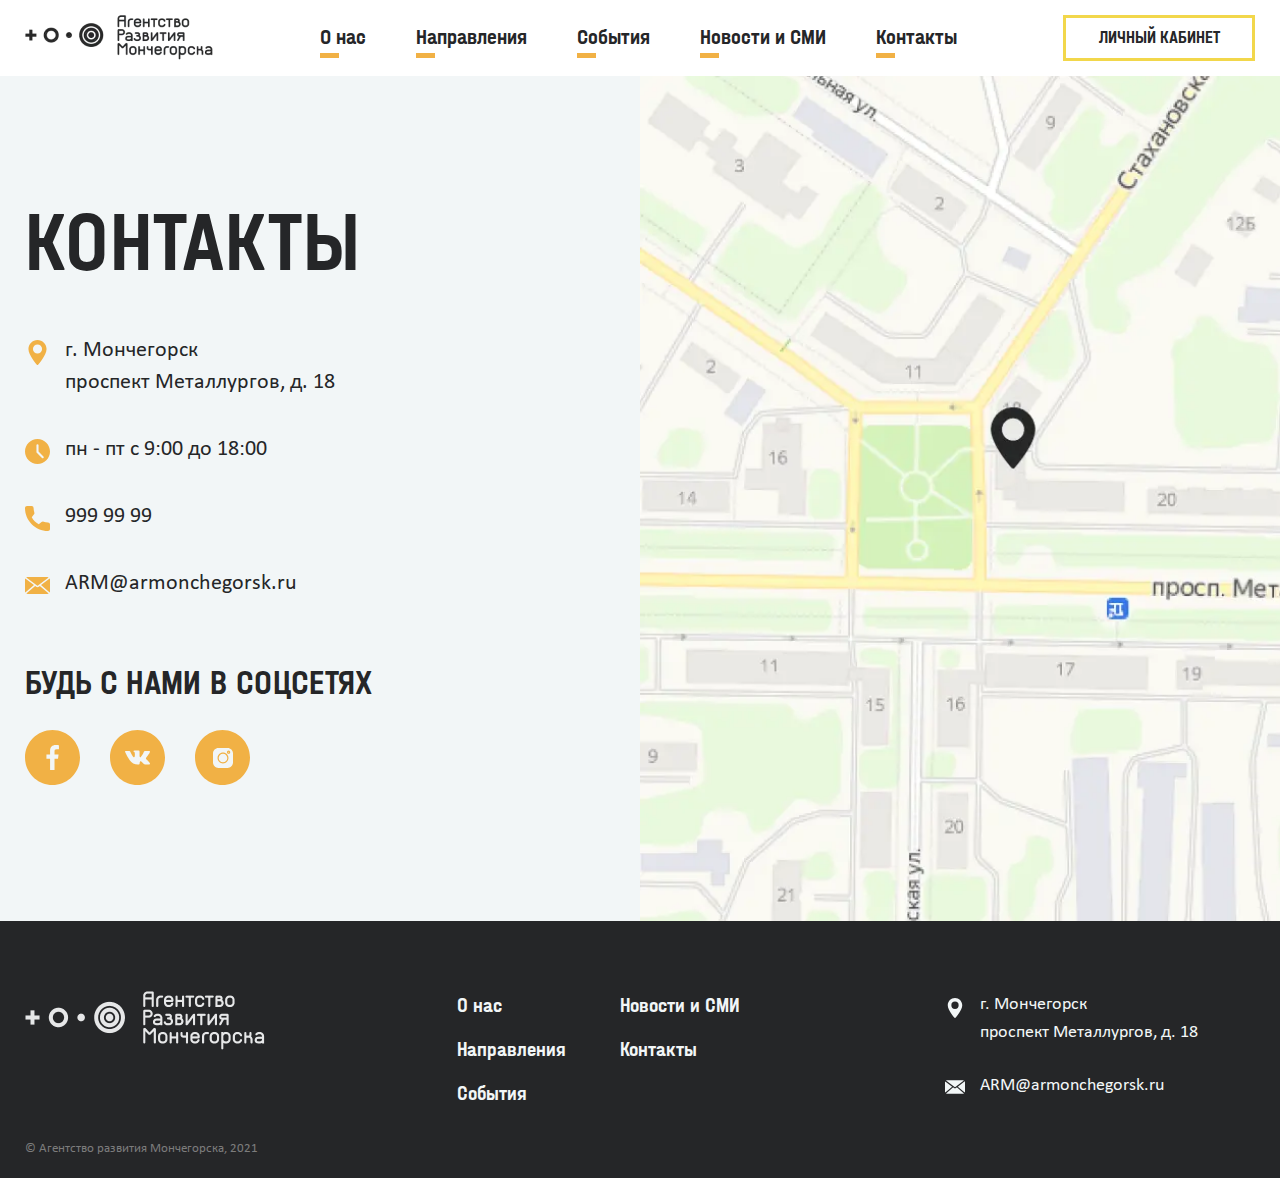
<file: contacts.html>
<!DOCTYPE html><html lang="ru"><head>	<meta charset="UTF-8">	<meta name="viewport" content="width=device-width, initial-scale=1">	<title>Агенство развития Мончегорска</title>	<link rel="preload" href="css/main.css" as="style">	<link rel="stylesheet" href="css/main.css"></head><body>	<div class="loader"><picture><source srcset="img/loader-logo.webp" type="image/webp"><img class="loader__logo" src="img/loader-logo.png" alt=""></picture></div>	<header class="header">		<div class="container">			<nav class="header__nav">				<a class="header__logo" href="index.html">					<picture><source srcset="img/header-logo.webp" type="image/webp"><img class="header__image" src="img/header-logo.png" width="188" height="45" alt="Логотип сайта Агенство Развития Мончегорска"></picture>				</a>				<ul class="header__list">					<li class="header__item"><a class="header__link">О нас</a></li>					<li class="header__item">						<a class="header__link" href="#">Направления</a>						<ul class="header__sublist">							<li class="header__subitem"><a class="header__sublink header__sublink--blue"									href="business.html">Бизнес</a></li>							<li class="header__subitem"><a class="header__sublink header__sublink--yellow"									href="tourism.html">Туризм</a></li>							<li class="header__subitem"><a class="header__sublink header__sublink--green"									href="social.html">Социально-культурная сфера</a></li>							<li class="header__subitem"><a class="header__sublink header__sublink--pink" href="city.html">Городская									среда</a></li>						</ul>					</li>					<li class="header__item"><a class="header__link" href="#calendar">Cобытия</a></li>					<li class="header__item"><a class="header__link" href="#news">Новости и СМИ</a></li>					<li class="header__item"><a class="header__link" href="#contacts">Контакты</a></li>				</ul>				<div class="header__wrap">					<button class="header__button" type="button">Личный кабинет</button>					<button class="header__burger" type="button" aria-label="Открыть меню">						<span class="header__line"></span>						<span class="header__line"></span>						<span class="header__line"></span>					</button>				</div>			</nav>			<ul class="header__list header__mobile">				<li class="header__item"><a class="header__link" href="#about">О нас</a></li>				<li class="header__item">					<a class="header__link" href="#">Направления</a>					<ul class="header__sublist">						<li class="header__subitem"><a class="header__sublink header__sublink--blue" href="business.html">Бизнес</a>						</li>						<li class="header__subitem"><a class="header__sublink header__sublink--yellow"								href="tourism.html">Туризм</a></li>						<li class="header__subitem"><a class="header__sublink header__sublink--green"								href="social.html">Социально-культурная сфера</a></li>						<li class="header__subitem"><a class="header__sublink header__sublink--pink" href="city.html">Городская								среда</a></li>					</ul>				</li>				<li class="header__item"><a class="header__link" href="#calendar">Cобытия</a></li>				<li class="header__item"><a class="header__link" href="#news">Новости и СМИ</a></li>				<li class="header__item"><a class="header__link" href="#contacts">Контакты</a></li>				<li class="header__item"><button class="header__button header__button--mobile" type="button">Личный						кабинет</button></li>			</ul>		</div>	</header>	<main class="main">		<section class="contacts contacts-secondary" id="contacts">			<div class="container contacts__container contacts-secondary__container">				<div class="contacts__inner">					<h2 class="title contacts__title">контакты</h2>					<ul class="contacts__data">						<li class="contacts__item contacts__item--flag">г. Мончегорск<br>проспект Металлургов, д. 18</li>						<li class="contacts__item contacts__item--clock">пн - пт с 9:00 до 18:00</li>						<li class="contacts__item contacts__item--phone"><a class="contacts__phone" href="tel:+79999999999">999 99 99</a></li>						<li class="contacts__item contacts__item--mail"><a class="contacts__mail" href="mailto:ARM@armonchegorsk.ru">ARM@armonchegorsk.ru</a></li>					</ul>					<h3 class="contacts__caption">Будь с нами в соцсетях</h3>					<ul class="contacts__list">						<li class="contacts__point">							<a class="contacts__link" href="#" aria-label="Ссылка на фейсбук">								<svg class="contacts__icon contacts__icon--facebook" width="55" height="55" viewBox="0 0 55 55"									fill="none" xmlns="http://www.w3.org/2000/svg">									<path class="contacts__path" fill-rule="evenodd" clip-rule="evenodd"										d="M27.5 55C42.6878 55 55 42.6878 55 27.5C55 12.3122 42.6878 0 27.5 0C12.3122 0 0 12.3122 0 27.5C0 42.6878 12.3122 55 27.5 55ZM33.9459 19.151H31.6636C29.874 19.151 29.5282 20.0302 29.5271 21.3146V24.376H33.5657L33.0126 28.8198H29.5282V40H25.0761V28.8187H21.4448V24.375H25.0761V20.874C25.0761 17.0698 27.3303 15 30.6209 15C32.198 15 33.5521 15.1219 33.9459 15.176V19.151Z"										fill="#F1B145" />								</svg>							</a>						</li>						<li class="contacts__point">							<a class="contacts__link" href="#" aria-label="Ссылка на вконтакте">								<svg class="contacts__icon contacts__icon--vk" width="55" height="55" viewBox="0 0 55 55" fill="none"									xmlns="http://www.w3.org/2000/svg">									<path class="contacts__path" fill-rule="evenodd" clip-rule="evenodd"										d="M27.5 55C42.6878 55 55 42.6878 55 27.5C55 12.3122 42.6878 0 27.5 0C12.3122 0 0 12.3122 0 27.5C0 42.6878 12.3122 55 27.5 55ZM37.1808 30.0582C36.9581 29.8473 36.7354 29.6364 36.5159 29.4221C35.7682 28.6928 35.7204 28.2695 36.3223 27.4298C36.6711 26.9403 37.0344 26.4613 37.3975 25.9824C37.7167 25.5615 38.0357 25.1408 38.3447 24.7133C38.368 24.6809 38.3914 24.6486 38.4148 24.6163C39.01 23.7924 39.607 22.9661 39.9196 21.982C40.1258 21.3302 39.9429 21.043 39.2753 20.9293C39.1616 20.9098 39.0427 20.9081 38.9253 20.9081L34.9637 20.9045C34.4756 20.8951 34.2054 21.1083 34.0333 21.5417C33.8009 22.1257 33.5611 22.7102 33.2823 23.273C32.6539 24.553 31.9505 25.7891 30.965 26.8351C30.951 26.85 30.9368 26.8651 30.9225 26.8804C30.7153 27.1017 30.4834 27.3493 30.143 27.238C29.6883 27.0709 29.5552 26.3219 29.5623 26.0695L29.5587 21.4973C29.47 20.8453 29.3261 20.5542 28.6781 20.4263H24.562C24.0131 20.4263 23.7378 20.6396 23.4451 20.9823C23.2765 21.181 23.2247 21.3106 23.5728 21.3765C24.255 21.5059 24.64 21.9485 24.7414 22.6321C24.9065 23.7275 24.8941 24.8249 24.8 25.9242C24.7715 26.2437 24.7163 26.565 24.5903 26.8634C24.3916 27.3339 24.07 27.4297 23.6476 27.1405C23.2658 26.8793 22.9977 26.5082 22.7348 26.1371C21.7475 24.7432 20.9609 23.2394 20.3181 21.6587C20.1316 21.2025 19.812 20.9256 19.3291 20.9185C18.1395 20.8987 16.9515 20.8971 15.7634 20.9201C15.0479 20.9325 14.8348 21.2806 15.1261 21.9291C16.4205 24.8074 17.8606 27.6073 19.7412 30.1553C20.7071 31.4639 21.8168 32.6198 23.2479 33.4385C24.871 34.3673 26.6183 34.6458 28.4594 34.559C29.3208 34.5198 29.5801 34.2943 29.6191 33.4367C29.6475 32.8489 29.7131 32.2649 30.0025 31.7374C30.2866 31.2189 30.7182 31.1201 31.2154 31.4428C31.4639 31.6042 31.672 31.8084 31.8708 32.0254C32.0276 32.1971 32.1825 32.3705 32.3374 32.5438C32.6616 32.9065 32.9857 33.2691 33.3269 33.6166C33.957 34.2589 34.7063 34.637 35.6457 34.5591L39.2877 34.5607C39.8736 34.5217 40.179 33.8027 39.8419 33.1493C39.6039 32.6896 39.2928 32.2809 38.9643 31.8848C38.4174 31.2294 37.7993 30.644 37.1808 30.0582Z"										fill="#F1B145" />								</svg>							</a>						</li>						<li class="contacts__point">							<a class="contacts__link" href="#" aria-label="Ссылка на инстаграм">								<svg class="contacts__icon contacts__icon--instagram" width="55" height="55" viewBox="0 0 55 55"									fill="none" xmlns="http://www.w3.org/2000/svg">									<path class="contacts__path" fill-rule="evenodd" clip-rule="evenodd"										d="M27.5 55C42.6878 55 55 42.6878 55 27.5C55 12.3122 42.6878 0 27.5 0C12.3122 0 0 12.3122 0 27.5C0 42.6878 12.3122 55 27.5 55ZM23.4138 18H32.5862C35.5714 18 38 20.4286 38 23.4138V32.5863C38 35.5714 35.5714 38 32.5863 38H23.4138C20.4286 38 18 35.5714 18 32.5863V23.4138C18 20.4286 20.4286 18 23.4138 18ZM22.5314 28C22.5314 31.0154 24.9845 33.4686 28 33.4686C31.0154 33.4686 33.4686 31.0154 33.4686 28C33.4686 24.9845 31.0154 22.5314 28 22.5314C24.9845 22.5314 22.5314 24.9845 22.5314 28ZM31.9834 22.2052C31.9834 23.0963 32.7082 23.8211 33.5993 23.8211C34.4904 23.8211 35.2154 23.0963 35.2154 22.2052C35.2154 21.3141 34.4904 20.5891 33.5993 20.5891C32.7082 20.5891 31.9834 21.3141 31.9834 22.2052ZM28 23.7039C25.6312 23.7039 23.7039 25.6311 23.7039 28C23.7039 30.3687 25.6312 32.2961 28 32.2961C30.3689 32.2961 32.2961 30.3687 32.2961 28C32.2961 25.6311 30.3689 23.7039 28 23.7039ZM33.1559 22.2052C33.1559 21.9607 33.3549 21.7617 33.5993 21.7617C33.8439 21.7617 34.0429 21.9606 34.0429 22.2052C34.0429 22.4498 33.8439 22.6486 33.5993 22.6486C33.3549 22.6486 33.1559 22.4496 33.1559 22.2052Z"										fill="#F1B145" />								</svg>							</a>						</li>					</ul>				</div>			</div>		</section>	</main>	<footer class="footer">		<div class="container">			<div class="footer__inner">				<a class="footer__logo" href="index.html">					<picture>						<source media="(max-width: 360px)" type="image/png" srcset="img/footer-logo-mobile.png">						<img class="footer__image" src="img/footer-logo.png" alt="">					</picture>				</a>				<ul class="footer__list">					<li class="footer__item"><a class="footer__link" href="#">О нас</a></li>					<li class="footer__item"><a class="footer__link" href="#">Новости и СМИ</a></li>					<li class="footer__item"><a class="footer__link" href="#">Направления</a></li>					<li class="footer__item"><a class="footer__link" href="#">Контакты</a></li>					<li class="footer__item"><a class="footer__link" href="#">События</a></li>				</ul>				<div class="footer__block">					<p class="footer__point">г. Мончегорск<br class="footer-hide"> проспект Металлургов, д. 18</p>					<p class="footer__point">						<a class="footer__mail" href="mailto:ARM@armonchegorsk.ru">ARM@armonchegorsk.ru</a>					</p>				</div>			</div>			<p class="footer__copyright">© Агентство развития Мончегорска, 2021</p>		</div>	</footer>	<div class="modal modal-login">		<div class="modal__background">			<section class="modal__window">				<button class="modal__close" type="button" aria-label="Закрыть окно">					<picture><source srcset="img/modal-close-icon.svg" type="image/webp"><img class="modal__close-icon" src="img/modal-close-icon.svg" alt=""></picture>				</button>				<div class="modal__block">					<h2 class="modal__title">Личный кабинет</h2>					<form class="modal__form" action="/" method="POST">						<div class="modal__wrap">							<label class="modal__label">								<span class="modal__sup">Логин</span>								<input class="modal__area" type="text" name="login-login">							</label>						</div>						<div class="modal__wrap">							<label class="modal__label">								<span class="modal__sup">Пароль</span>								<input class="modal__area" type="password" name="login-password">							</label>						</div>						<button class="modal__button" type="submit">войти</button>					</form>					<a class="modal__register" href="#">Зарегистрироваться</a>				</div>			</section>		</div>	</div>	<div class="modal modal-register">		<div class="modal__background">			<section class="modal__window">				<button class="modal__close" type="button" aria-label="Закрыть окно">					<picture><source srcset="img/modal-close-icon.svg" type="image/webp"><img class="modal__close-icon" src="img/modal-close-icon.svg" alt=""></picture>				</button>				<div class="modal__block">					<h2 class="modal__title">регистрация</h2>					<form class="modal__form" action="/" method="POST">						<div class="modal__wrap">							<label class="modal__label">								<span class="modal__sup">Ваше имя</span>								<input class="modal__area modal__area--first" type="text" name="register-name">							</label>						</div>						<div class="modal__wrap">							<label class="modal__label">								<span class="modal__sup">Email</span>								<input class="modal__area" type="email" name="register-email">							</label>						</div>						<div class="modal__wrap">							<label class="modal__label">								<span class="modal__sup">Пароль</span>								<input class="modal__area" type="password" name="register-password">							</label>						</div>						<div class="modal__wrap modal__wrap--last">							<label class="modal__label">								<span class="modal__sup">Повторите пароль</span>								<input class="modal__area" type="password" name="register-repeat-password">							</label>						</div>						<div class="modal__wrapping">							<input class="modal__checkbox visually-hidden" id="modal__checkbox" name="checkbox" type="checkbox"								required>							<label class="modal__check-label" for="modal__checkbox">Даю согласие на <span									class="modal__personal">обработку персональных данных</span></label>						</div>						<button class="modal__button modal-register__button" type="submit">Зарегистрироваться</button>					</form>					<a class="modal__register modal-register__register" href="#">Зарегистрироваться</a>				</div>			</section>		</div>	</div>	<script src="js/jquery.min.js"></script>	<script src="js/slick.min.js"></script>	<script src="js/script.js"></script></body></html>
</file>
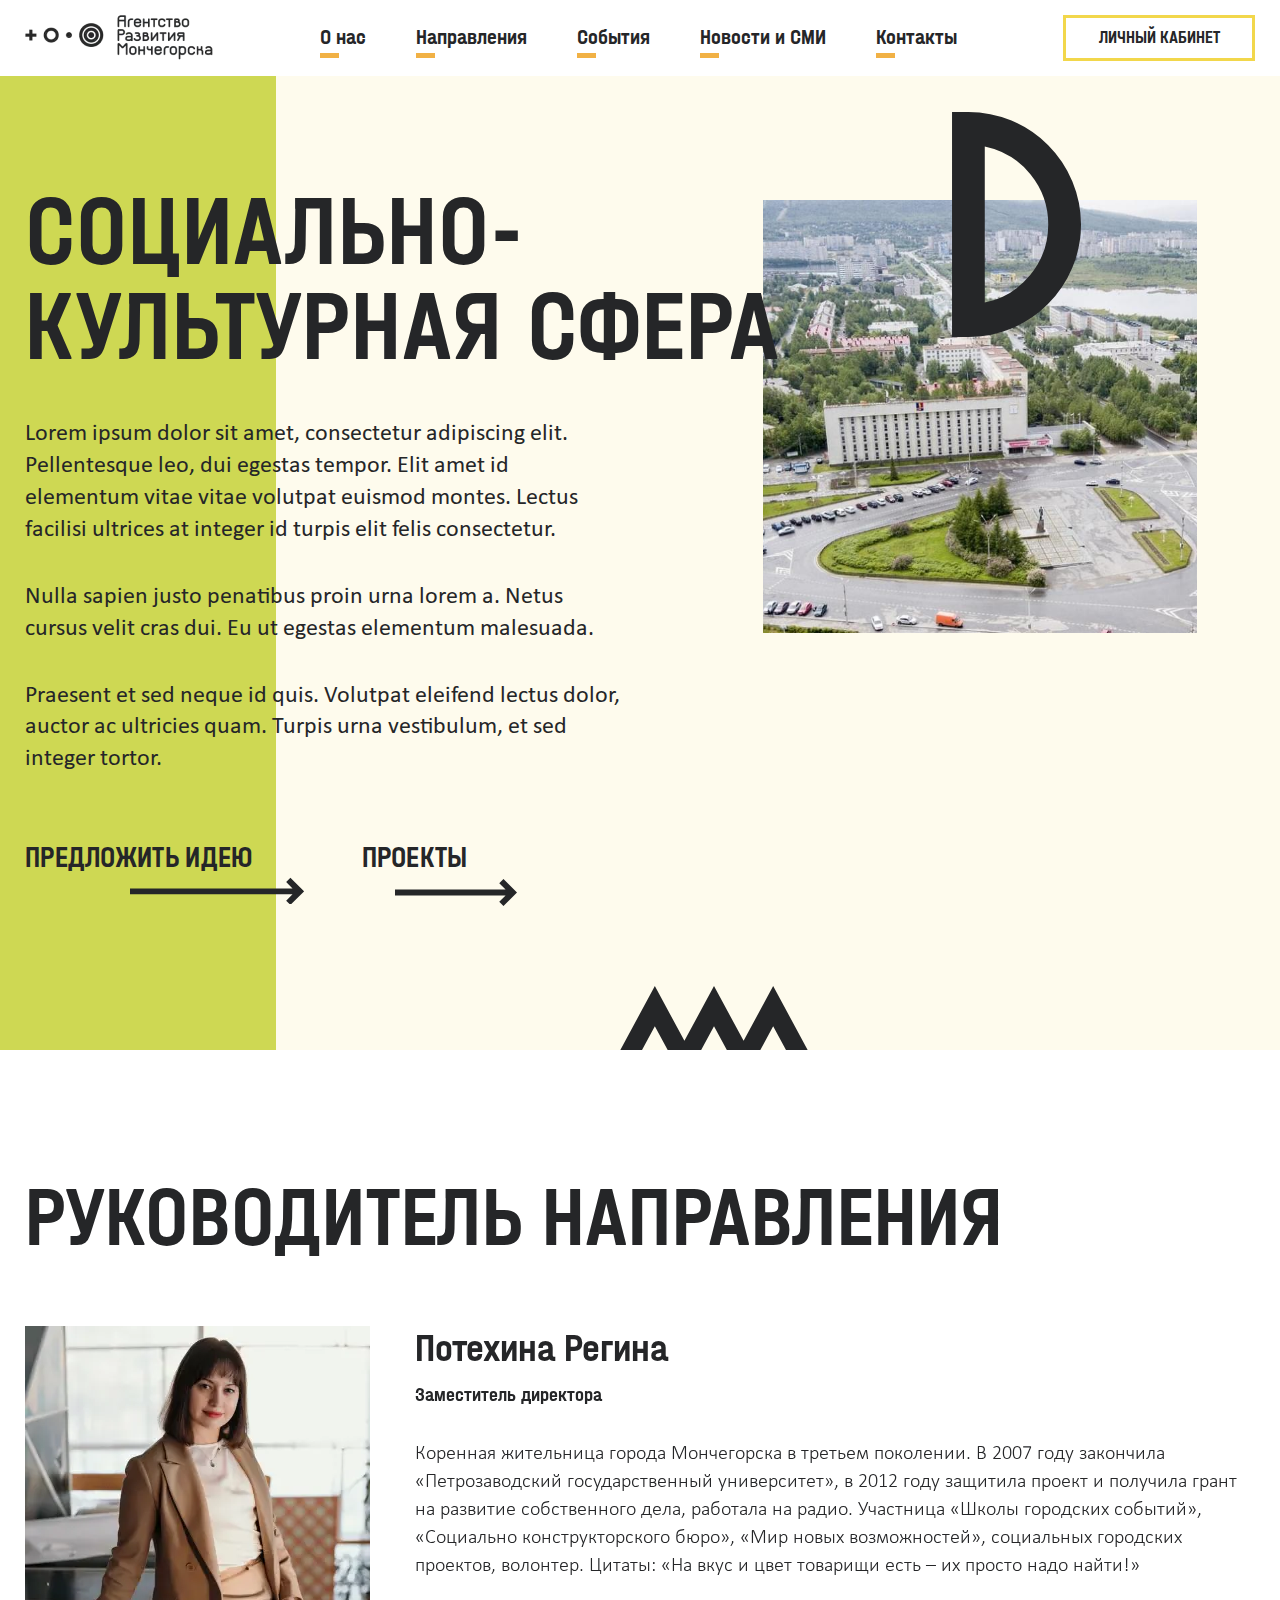
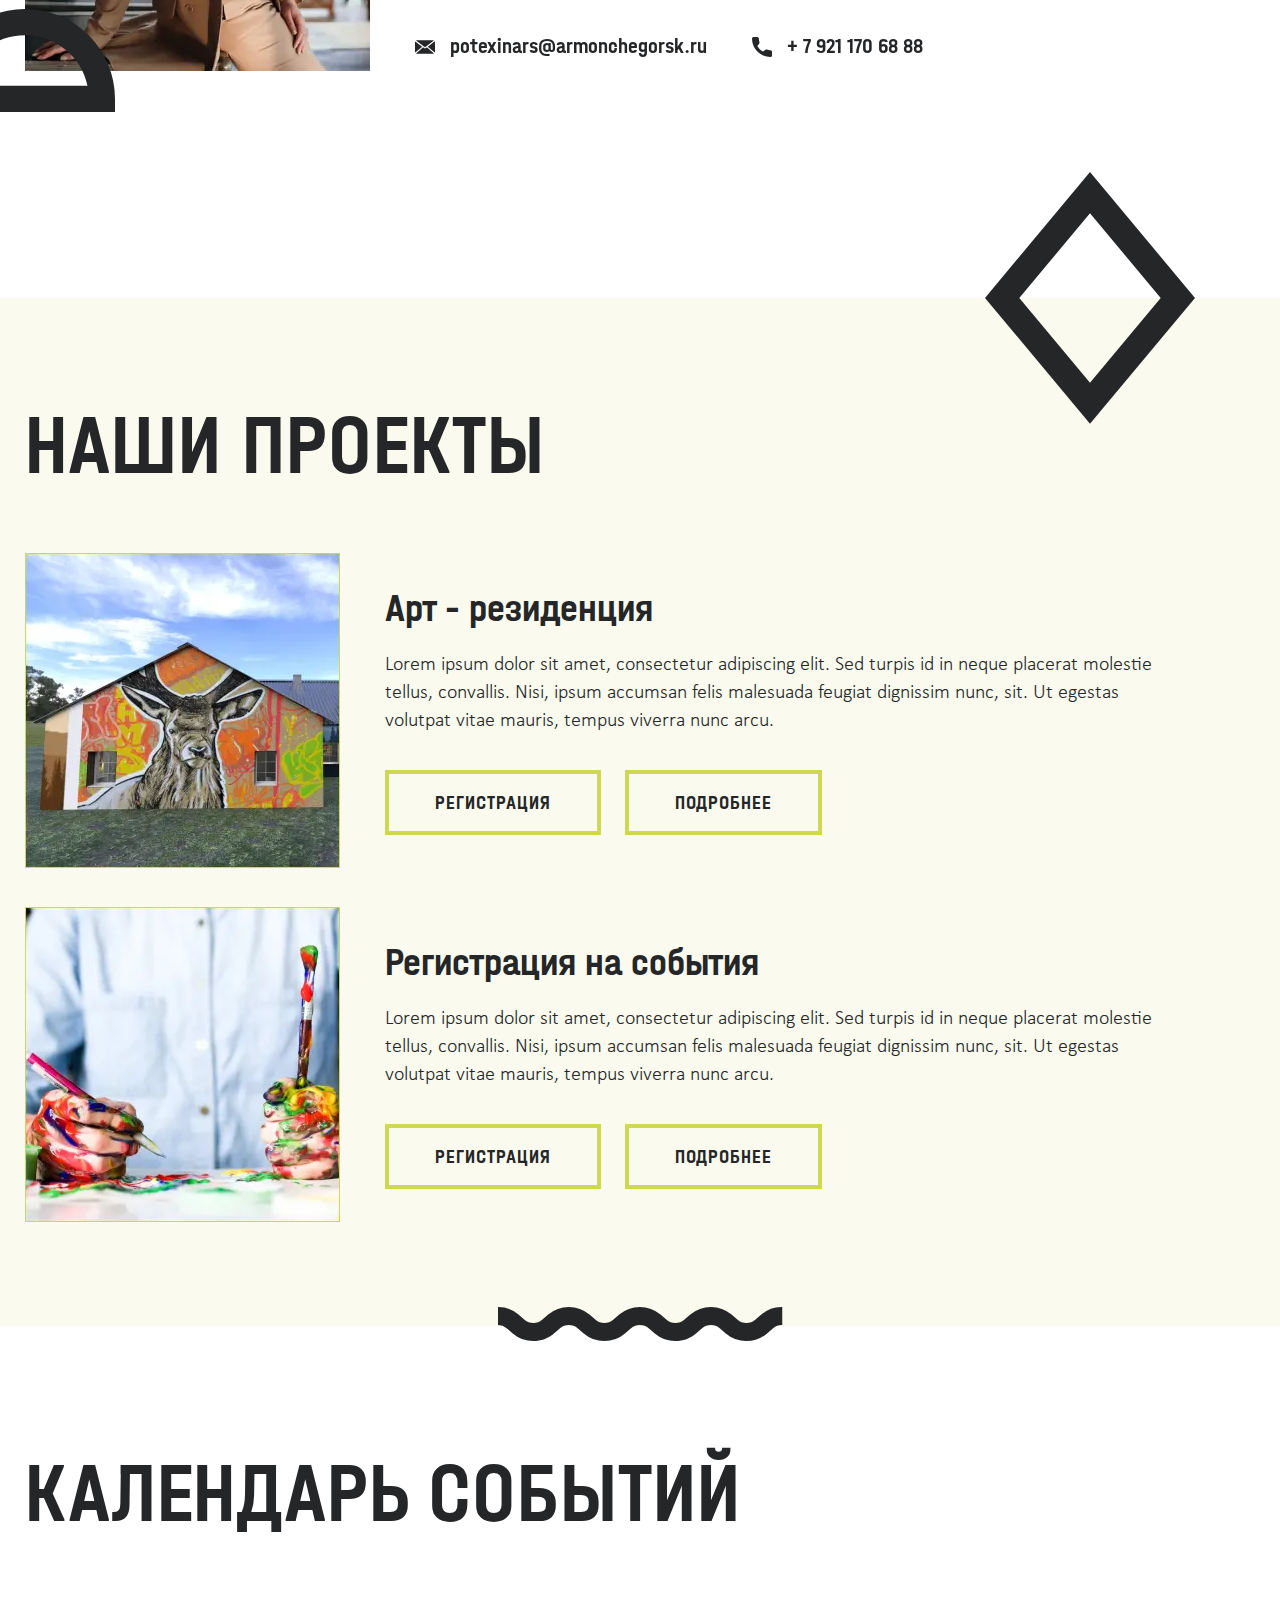
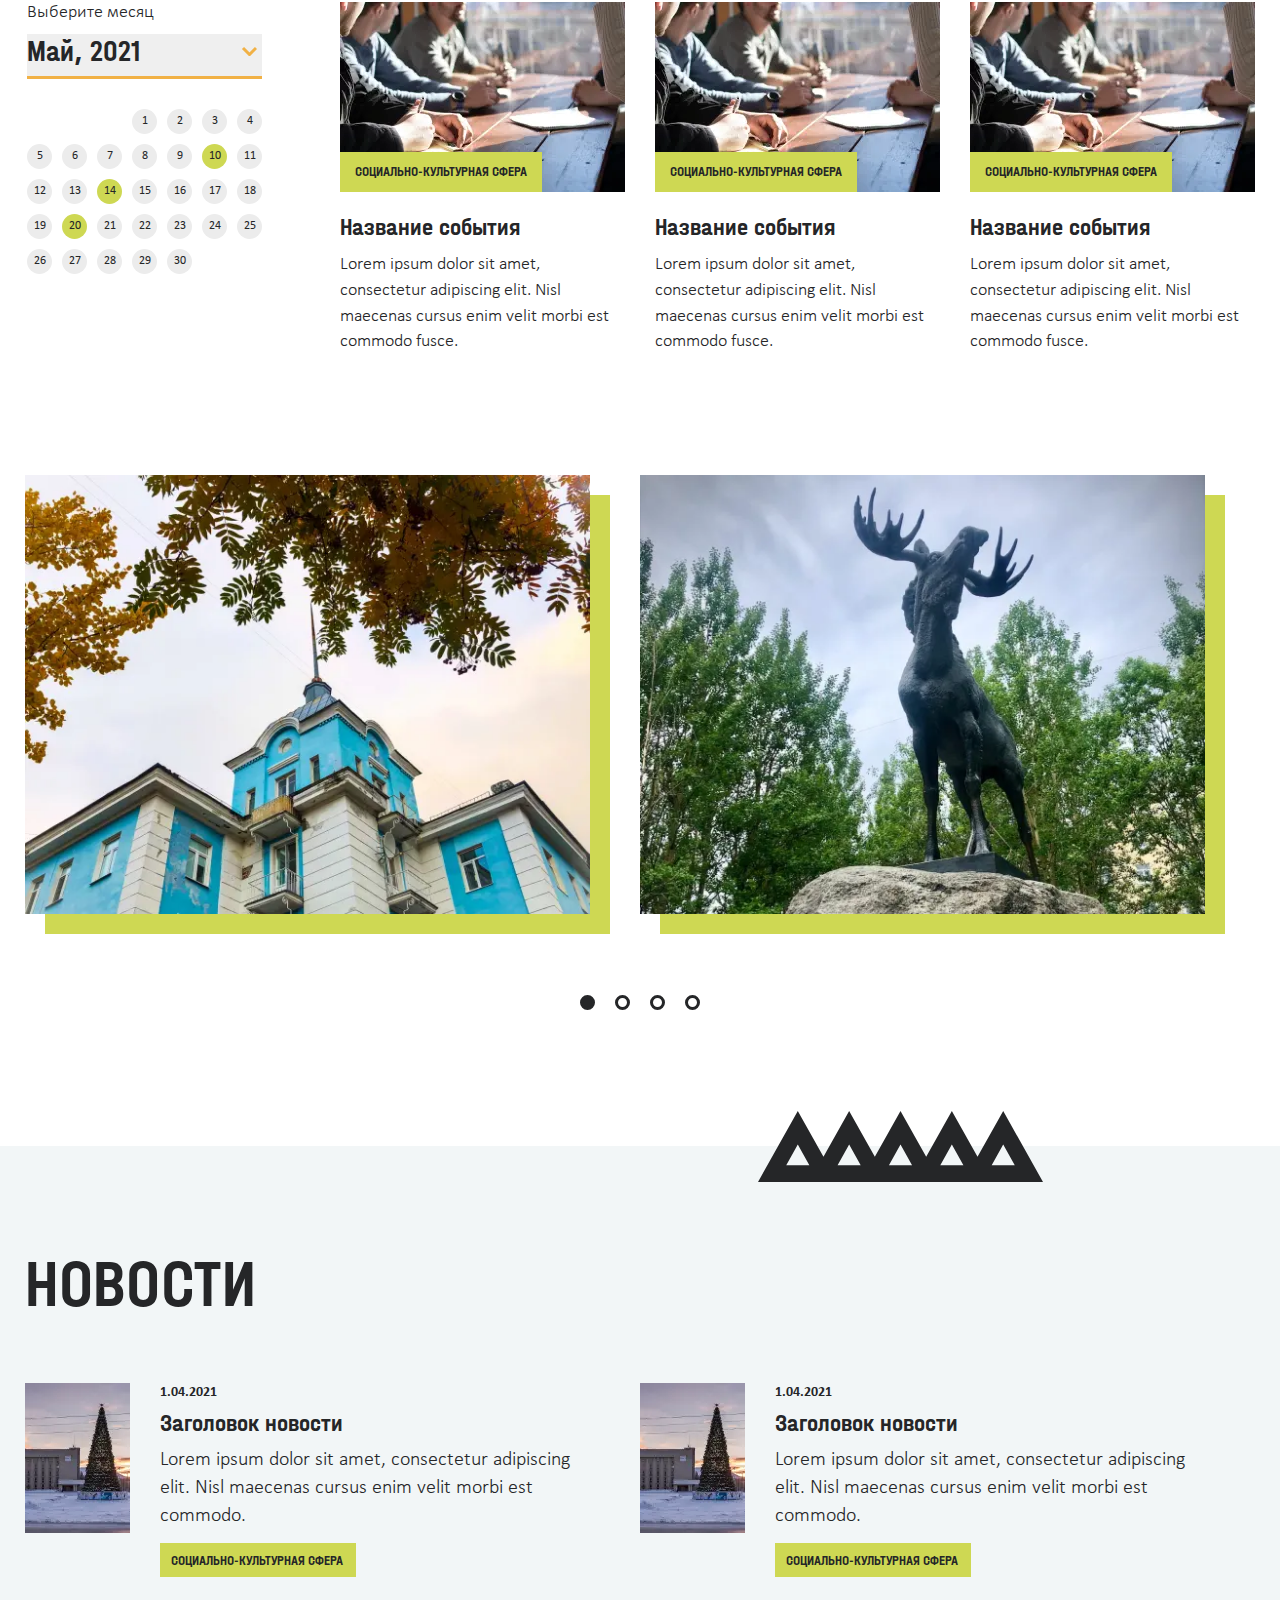
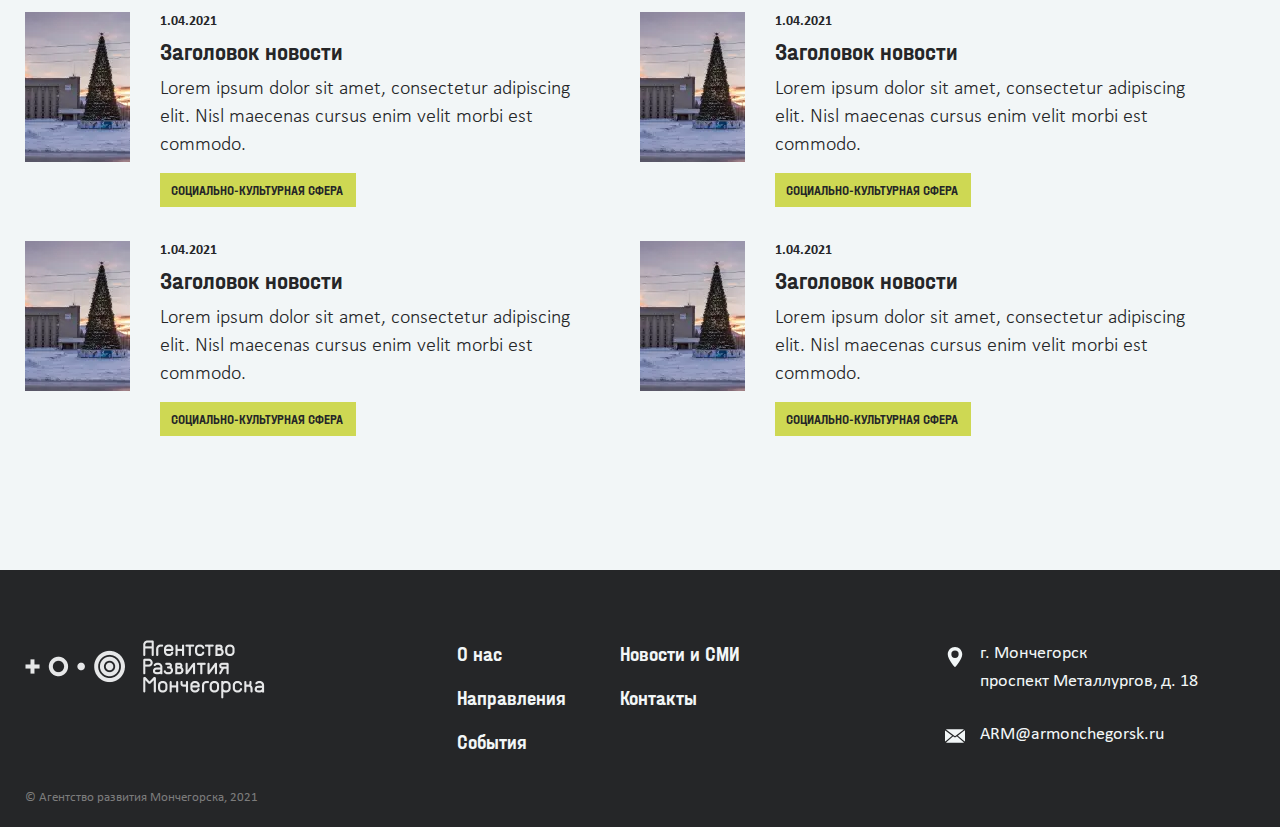
<file: social.html>
<!DOCTYPE html><html lang="ru"><head>	<meta charset="UTF-8">	<meta name="viewport" content="width=device-width, initial-scale=1">	<title>Направление Социально-культурная сфера</title>	<link rel="preload" href="css/main.css" as="style">	<link rel="stylesheet" href="css/main.css"></head><body>	<div class="loader"><picture><source srcset="img/loader-logo.webp" type="image/webp"><img class="loader__logo" src="img/loader-logo.png" alt=""></picture></div>	<header class="header">		<div class="container">			<nav class="header__nav">				<a class="header__logo" href="index.html">					<picture><source srcset="img/header-logo.webp" type="image/webp"><img class="header__image" src="img/header-logo.png" width="188" height="45" alt="Логотип сайта Агенство Развития Мончегорска"></picture>				</a>				<ul class="header__list">					<li class="header__item"><a class="header__link">О нас</a></li>					<li class="header__item">						<a class="header__link" href="#">Направления</a>						<ul class="header__sublist">							<li class="header__subitem"><a class="header__sublink header__sublink--blue" href="business.html">Бизнес</a></li>							<li class="header__subitem"><a class="header__sublink header__sublink--yellow" href="tourism.html">Туризм</a></li>							<li class="header__subitem"><a class="header__sublink header__sublink--green">Социально-культурная сфера</a></li>							<li class="header__subitem"><a class="header__sublink header__sublink--pink" href="city.html">Городская среда</a>							</li>						</ul>					</li>					<li class="header__item"><a class="header__link" href="#calendar">Cобытия</a></li>					<li class="header__item"><a class="header__link" href="#news">Новости и СМИ</a></li>					<li class="header__item"><a class="header__link" href="contacts.html">Контакты</a></li>				</ul>				<div class="header__wrap">					<button class="header__button" type="button">Личный кабинет</button>					<button class="header__burger" type="button" aria-label="Открыть меню">						<span class="header__line"></span>						<span class="header__line"></span>						<span class="header__line"></span>					</button>				</div>			</nav>			<ul class="header__list header__mobile">				<li class="header__item"><a class="header__link">О нас</a></li>				<li class="header__item">					<a class="header__link" href="#">Направления</a>					<ul class="header__sublist">						<li class="header__subitem"><a class="header__sublink header__sublink--blue" href="business.html">Бизнес</a></li>						<li class="header__subitem"><a class="header__sublink header__sublink--yellow" href="tourism.html">Туризм</a></li>						<li class="header__subitem"><a class="header__sublink header__sublink--green">Социально-культурная								сфера</a></li>						<li class="header__subitem"><a class="header__sublink header__sublink--pink" href="city.html">Городская среда</a>						</li>					</ul>				</li>				<li class="header__item"><a class="header__link" href="#calendar">Cобытия</a></li>				<li class="header__item"><a class="header__link" href="#news">Новости и СМИ</a></li>				<li class="header__item"><a class="header__link" href="contacts.html">Контакты</a></li>				<li class="header__item"><button class="header__button header__button--mobile" type="button">Личный						кабинет</button></li>			</ul>		</div>	</header>	<main class="main">		<section class="direction direction-social">			<div class="container direction__container direction__container--social">				<div class="direction__block>					<div class="direction__left">						<h1 class="direction__title">Социально-культурная сфера</h1>						<div class="direction__wrapper">							<p class="direction__text">								Lorem ipsum dolor sit amet, consectetur adipiscing elit. Pellentesque leo, dui egestas tempor. Elit amet								id elementum								vitae vitae volutpat euismod montes. Lectus facilisi ultrices at integer id turpis elit felis								consectetur.							</p>							<p class="direction__text">Nulla sapien justo penatibus proin urna lorem a. Netus cursus velit cras dui.								Eu ut egestas elementum malesuada.</p>							<p class="direction__text">								Praesent et sed neque id quis. Volutpat eleifend lectus dolor, auctor ac ultricies quam. Turpis urna								vestibulum, et sed								integer tortor.							</p>						</div>						<a class="direction__link direction__link--first offer-link" href="#">предложить идею</a>						<a class="direction__link direction__mode" href="#">проекты</a>					</div>				</div>			</div>		</section>		<section class="team team-secondary">			<div class="container team__container">				<h2 class="title team__title">Руководитель направления</h2>				<div class="team__slider">					<div class="team__item">						<div class="team__photo-wrapper team-secondary__photo-wrapper">							<picture><source srcset="img/team-photo-social.webp" type="image/webp"><img class="team__photo" src="img/team-photo-social.jpg" srcset="img/team-photo-social@2x.jpg 2x" alt=""></picture>						</div>						<div class="team__wrapper">							<h3 class="team__name">Потехина Регина</h3>							<p class="team__post">Заместитель директора</p>							<p class="team__description last">								Коренная жительница города Мончегорска в третьем поколении. В 2007 году закончила «Петрозаводский государственный								университет», в 2012 году защитила проект и получила грант на развитие собственного дела, работала на радио. Участница								«Школы городских событий», «Социально конструкторского бюро», «Мир новых возможностей», социальных городских проектов,								волонтер.								Цитаты: «На вкус и цвет товарищи есть – их просто надо найти!»							</p>							<a class="team__link team__link--mail"								href="mailto:potexinars@armonchegorsk.ru">potexinars@armonchegorsk.ru</a>							<a class="team__link  team__link--phone" href="tel:+79211706888">+ 7 921 170 68 88</a>						</div>					</div>				</div>			</div>		</section>		<section class="projects projects--social">			<div class="container projects__container">				<h2 class="title projects__title">наши проекты</h2>				<div class="projects__block">					<article class="projects__item">						<picture><source srcset="img/projects-social-1.webp" type="image/webp"><img class="projects__photo" src="img/projects-social-1.jpg" srcset="img/projects-social-1@2x.jpg 2x" alt=""></picture>						<div class="projects__inner">							<h3 class="projects__caption">Арт - резиденция</h3>							<p class="projects__description">								Lorem ipsum dolor sit amet, consectetur adipiscing elit. Sed turpis id in neque placerat molestie tellus,								convallis.								Nisi, ipsum accumsan felis malesuada feugiat dignissim nunc, sit. Ut egestas volutpat vitae mauris, tempus								viverra nunc								arcu.							</p>							<div class="projects__wrapper">								<a class="projects__link projects__link--social" href="#">Регистрация</a>								<a class="projects__link projects__link--social" href="#">Подробнее</a>							</div>						</div>					</article>					<article class="projects__item">						<picture><source srcset="img/projects-social-2.webp" type="image/webp"><img class="projects__photo" src="img/projects-social-2.jpg" srcset="img/projects-social-2@2x.jpg 2x" alt=""></picture>						<div class="projects__inner">							<h3 class="projects__caption">Регистрация на события</h3>							<p class="projects__description">								Lorem ipsum dolor sit amet, consectetur adipiscing elit. Sed turpis id in neque placerat molestie tellus,								convallis.								Nisi, ipsum accumsan felis malesuada feugiat dignissim nunc, sit. Ut egestas volutpat vitae mauris, tempus								viverra								nunc								arcu.							</p>							<div class="projects__wrapper">								<a class="projects__link projects__link--social" href="#">Регистрация</a>								<a class="projects__link projects__link--social" href="#">Подробнее</a>							</div>						</div>					</article>				</div>			</div>		</section>		<section class="calendar" id="calendar">			<div class="container">				<h2 class="title calendar__title">календарь событий</h2>				<div class="calendar__inner calendar-secondary__inner">					<div class="calendar__date">						<form class="calendar__form" action="/" method="GET">							<fieldset class="calendar__month-fieldset">								<legend class="calendar__month-title">Выберите месяц</legend>								<div class="calendar__select-wrap">									<select class="calendar__select" name="calendar-month">										<option>Апрель, 2021</option>										<option selected>Май, 2021</option>										<option>Июнь, 2021</option>										<option>Июль, 2021</option>									</select>								</div>								<div class="calendar__months">									<div class="calendar__month">										<button class="calendar__day disabled" disabled type="button"></button>										<button class="calendar__day disabled" disabled type="button"></button>										<button class="calendar__day disabled" disabled type="button"></button>										<button class="calendar__day" type="button">1</button>										<button class="calendar__day" type="button">2</button>										<button class="calendar__day" type="button">3</button>										<button class="calendar__day" type="button">4</button>										<button class="calendar__day" type="button">5</button>										<button class="calendar__day" type="button">6</button>										<button class="calendar__day" type="button">7</button>										<button class="calendar__day" type="button">8</button>										<button class="calendar__day" type="button">9</button>										<button class="calendar__day green" type="button">10</button>										<button class="calendar__day" type="button">11</button>										<button class="calendar__day" type="button">12</button>										<button class="calendar__day" type="button">13</button>										<button class="calendar__day green" type="button">14</button>										<button class="calendar__day" type="button">15</button>										<button class="calendar__day" type="button">16</button>										<button class="calendar__day" type="button">17</button>										<button class="calendar__day" type="button">18</button>										<button class="calendar__day" type="button">19</button>										<button class="calendar__day green" type="button">20</button>										<button class="calendar__day" type="button">21</button>										<button class="calendar__day" type="button">22</button>										<button class="calendar__day" type="button">23</button>										<button class="calendar__day" type="button">24</button>										<button class="calendar__day" type="button">25</button>										<button class="calendar__day" type="button">26</button>										<button class="calendar__day" type="button">27</button>										<button class="calendar__day" type="button">28</button>										<button class="calendar__day" type="button">29</button>										<button class="calendar__day" type="button">30</button>										<button class="calendar__day disabled" disabled type="button"></button>										<button class="calendar__day disabled" disabled type="button"></button>									</div>								</div>							</fieldset>						</form>					</div>					<div class="calendar__block">						<a class="calendar__item" href="#">							<div class="calendar__wrapper">								<picture><source srcset="img/calendar-image.webp" type="image/webp"><img class="calendar__background" src="img/calendar-image.jpg" srcset="img/calendar-image@2x.jpg 2x" alt=""></picture>								<b class="calendar__theme calendar__theme--green">Социально-культурная сфера</b>							</div>							<h3 class="calendar__heading">Название события</h3>							<p class="calendar__description">Lorem ipsum dolor sit amet, consectetur adipiscing elit. Nisl maecenas cursus enim								velit morbi est commodo fusce.</p>						</a>						<a class="calendar__item" href="#">							<div class="calendar__wrapper">								<picture><source srcset="img/calendar-image.webp" type="image/webp"><img class="calendar__background" src="img/calendar-image.jpg" srcset="img/calendar-image@2x.jpg 2x" alt=""></picture>								<b class="calendar__theme calendar__theme--green">Социально-культурная сфера</b>							</div>							<h3 class="calendar__heading">Название события</h3>							<p class="calendar__description">Lorem ipsum dolor sit amet, consectetur adipiscing elit. Nisl maecenas cursus enim								velit morbi est commodo fusce.</p>						</a>						<a class="calendar__item" href="#">							<div class="calendar__wrapper">								<picture><source srcset="img/calendar-image.webp" type="image/webp"><img class="calendar__background" src="img/calendar-image.jpg" srcset="img/calendar-image@2x.jpg 2x" alt=""></picture>								<b class="calendar__theme calendar__theme--green">Социально-культурная сфера</b>							</div>							<h3 class="calendar__heading">Название события</h3>							<p class="calendar__description">Lorem ipsum dolor sit amet, consectetur adipiscing elit. Nisl maecenas cursus enim								velit morbi est commodo fusce.</p>						</a>					</div>				</div>				<div class="calendar__slider">					<div class="calendar__photo-wrap calendar__photo-wrap--social">						<picture><source srcset="img/calendar-social-1.webp" type="image/webp"><img class="calendar__photo" src="img/calendar-social-1.jpg" srcset="img/calendar-social-1@2x.jpg" alt=""></picture>					</div>					<div class="calendar__photo-wrap calendar__photo-wrap--social">						<picture><source srcset="img/calendar-social-2.webp" type="image/webp"><img class="calendar__photo" src="img/calendar-social-2.jpg" srcset="img/calendar-social-2@2x.jpg" alt=""></picture>					</div>					<div class="calendar__photo-wrap calendar__photo-wrap--social">						<picture><source srcset="img/calendar-social-1.webp" type="image/webp"><img class="calendar__photo" src="img/calendar-social-1.jpg" srcset="img/calendar-social-1@2x.jpg" alt=""></picture>					</div>					<div class="calendar__photo-wrap calendar__photo-wrap--social">						<picture><source srcset="img/calendar-social-2.webp" type="image/webp"><img class="calendar__photo" src="img/calendar-social-2.jpg" srcset="img/calendar-social-2@2x.jpg" alt=""></picture>					</div>				</div>			</div>		</section>		<div class="news-press-wrapper news-press-wrapper-secondary" id="news">			<div class="container news-press-wrapper__container news-press-wrapper-secondary__container">				<section class="news news-secondary">					<h2 class="title news__title news-secondary__title">Новости</h2>					<div class="news__block news-secondary__block">						<article class="news__item news-secondary__item">							<div class="news__wrap">								<picture><source srcset="img/news-photo-2.webp" type="image/webp"><img class="news__photo" src="img/news-photo-2.jpg" srcset="img/news-photo-2@2x.jpg 2x" alt=""></picture>							</div>							<a class="news__info" href="#">								<time class="news__date" datetime="2021-04-01">1.04.2021</time>								<h3 class="news__caption">Заголовок новости</h3>								<p class="news__text">Lorem ipsum dolor sit amet, consectetur adipiscing elit. Nisl maecenas cursus enim									velit morbi									est commodo.</p>								<b class="news__theme news__theme--green">Социально-культурная сфера</b>							</a>						</article>						<article class="news__item news-secondary__item">							<div class="news__wrap">								<picture><source srcset="img/news-photo-2.webp" type="image/webp"><img class="news__photo" src="img/news-photo-2.jpg" srcset="img/news-photo-2@2x.jpg 2x" alt=""></picture>							</div>							<a class="news__info" href="#">								<time class="news__date" datetime="2021-04-01">1.04.2021</time>								<h3 class="news__caption">Заголовок новости</h3>								<p class="news__text">Lorem ipsum dolor sit amet, consectetur adipiscing elit. Nisl maecenas cursus enim									velit morbi									est commodo.</p>								<b class="news__theme news__theme--green">Социально-культурная сфера</b>							</a>						</article>						<article class="news__item news-secondary__item">							<div class="news__wrap">								<picture><source srcset="img/news-photo-2.webp" type="image/webp"><img class="news__photo" src="img/news-photo-2.jpg" srcset="img/news-photo-2@2x.jpg 2x" alt=""></picture>							</div>							<a class="news__info" href="#">								<time class="news__date" datetime="2021-04-01">1.04.2021</time>								<h3 class="news__caption">Заголовок новости</h3>								<p class="news__text">Lorem ipsum dolor sit amet, consectetur adipiscing elit. Nisl maecenas cursus enim									velit morbi									est commodo.</p>								<b class="news__theme news__theme--green">Социально-культурная сфера</b>							</a>						</article>						<article class="news__item news-secondary__item">							<div class="news__wrap">								<picture><source srcset="img/news-photo-2.webp" type="image/webp"><img class="news__photo" src="img/news-photo-2.jpg" srcset="img/news-photo-2@2x.jpg 2x" alt=""></picture>							</div>							<a class="news__info" href="#">								<time class="news__date" datetime="2021-04-01">1.04.2021</time>								<h3 class="news__caption">Заголовок новости</h3>								<p class="news__text">Lorem ipsum dolor sit amet, consectetur adipiscing elit. Nisl maecenas cursus enim									velit morbi									est commodo.</p>								<b class="news__theme news__theme--green">Социально-культурная сфера</b>							</a>						</article>						<article class="news__item news-secondary__item">							<div class="news__wrap">								<picture><source srcset="img/news-photo-2.webp" type="image/webp"><img class="news__photo" src="img/news-photo-2.jpg" srcset="img/news-photo-2@2x.jpg 2x" alt=""></picture>							</div>							<a class="news__info" href="#">								<time class="news__date" datetime="2021-04-01">1.04.2021</time>								<h3 class="news__caption">Заголовок новости</h3>								<p class="news__text">Lorem ipsum dolor sit amet, consectetur adipiscing elit. Nisl maecenas cursus enim									velit morbi									est commodo.</p>								<b class="news__theme news__theme--green">Социально-культурная сфера</b>							</a>						</article>						<article class="news__item news-secondary__item">							<div class="news__wrap">								<picture><source srcset="img/news-photo-2.webp" type="image/webp"><img class="news__photo" src="img/news-photo-2.jpg" srcset="img/news-photo-2@2x.jpg 2x" alt=""></picture>							</div>							<a class="news__info" href="#">								<time class="news__date" datetime="2021-04-01">1.04.2021</time>								<h3 class="news__caption">Заголовок новости</h3>								<p class="news__text">Lorem ipsum dolor sit amet, consectetur adipiscing elit. Nisl maecenas cursus enim									velit morbi									est commodo.</p>								<b class="news__theme news__theme--green">Социально-культурная сфера</b>							</a>						</article>					</div>				</section>			</div>		</div>	</main>	<footer class="footer">		<div class="container">			<div class="footer__inner">				<a class="footer__logo" href="index.html">					<picture>						<source media="(max-width: 360px)" type="image/png" srcset="img/footer-logo-mobile.png">						<img class="footer__image" src="img/footer-logo.png" alt="">					</picture>				</a>				<ul class="footer__list">					<li class="footer__item"><a class="footer__link" href="#">О нас</a></li>					<li class="footer__item"><a class="footer__link" href="#">Новости и СМИ</a></li>					<li class="footer__item"><a class="footer__link" href="#">Направления</a></li>					<li class="footer__item"><a class="footer__link" href="#">Контакты</a></li>					<li class="footer__item"><a class="footer__link" href="#">События</a></li>				</ul>				<div class="footer__block">					<p class="footer__point">г. Мончегорск<br class="footer-hide"> проспект Металлургов, д. 18</p>					<p class="footer__point">						<a class="footer__mail" href="mailto:ARM@armonchegorsk.ru">ARM@armonchegorsk.ru</a>					</p>				</div>			</div>			<p class="footer__copyright">© Агентство развития Мончегорска, 2021</p>		</div>	</footer>	<div class="modal modal-login">		<div class="modal__background">			<section class="modal__window">				<button class="modal__close" type="button" aria-label="Закрыть окно">					<picture><source srcset="img/modal-close-icon.svg" type="image/webp"><img class="modal__close-icon" src="img/modal-close-icon.svg" alt=""></picture>				</button>				<div class="modal__block">					<h2 class="modal__title">Личный кабинет</h2>					<form class="modal__form" action="/" method="POST">						<div class="modal__wrap">							<label class="modal__label">								<span class="modal__sup">Логин</span>								<input class="modal__area" type="text" name="login-login">							</label>						</div>						<div class="modal__wrap">							<label class="modal__label">								<span class="modal__sup">Пароль</span>								<input class="modal__area" type="password" name="login-password">							</label>						</div>						<button class="modal__button" type="submit">войти</button>					</form>					<a class="modal__register" href="#">Зарегистрироваться</a>				</div>			</section>		</div>	</div>	<div class="modal modal-register">		<div class="modal__background">			<section class="modal__window">				<button class="modal__close" type="button" aria-label="Закрыть окно">					<picture><source srcset="img/modal-close-icon.svg" type="image/webp"><img class="modal__close-icon" src="img/modal-close-icon.svg" alt=""></picture>				</button>				<div class="modal__block">					<h2 class="modal__title">регистрация</h2>					<form class="modal__form" action="/" method="POST">						<div class="modal__wrap">							<label class="modal__label">								<span class="modal__sup">Ваше имя</span>								<input class="modal__area modal__area--first" type="text" name="register-name">							</label>						</div>						<div class="modal__wrap">							<label class="modal__label">								<span class="modal__sup">Email</span>								<input class="modal__area" type="email" name="register-email">							</label>						</div>						<div class="modal__wrap">							<label class="modal__label">								<span class="modal__sup">Пароль</span>								<input class="modal__area" type="password" name="register-password">							</label>						</div>						<div class="modal__wrap modal__wrap--last">							<label class="modal__label">								<span class="modal__sup">Повторите пароль</span>								<input class="modal__area" type="password" name="register-repeat-password">							</label>						</div>						<div class="modal__wrapping">							<input class="modal__checkbox visually-hidden" id="modal__checkbox" name="checkbox" type="checkbox"								required>							<label class="modal__check-label" for="modal__checkbox">Даю согласие на <span									class="modal__personal">обработку персональных данных</span></label>						</div>						<button class="modal__button modal-register__button" type="submit">Зарегистрироваться</button>					</form>					<a class="modal__register modal-register__register" href="#">Зарегистрироваться</a>				</div>			</section>		</div>	</div>	<script src="js/jquery.min.js"></script>	<script src="js/slick.min.js"></script>	<script src="js/script.js"></script></body></html>
</file>
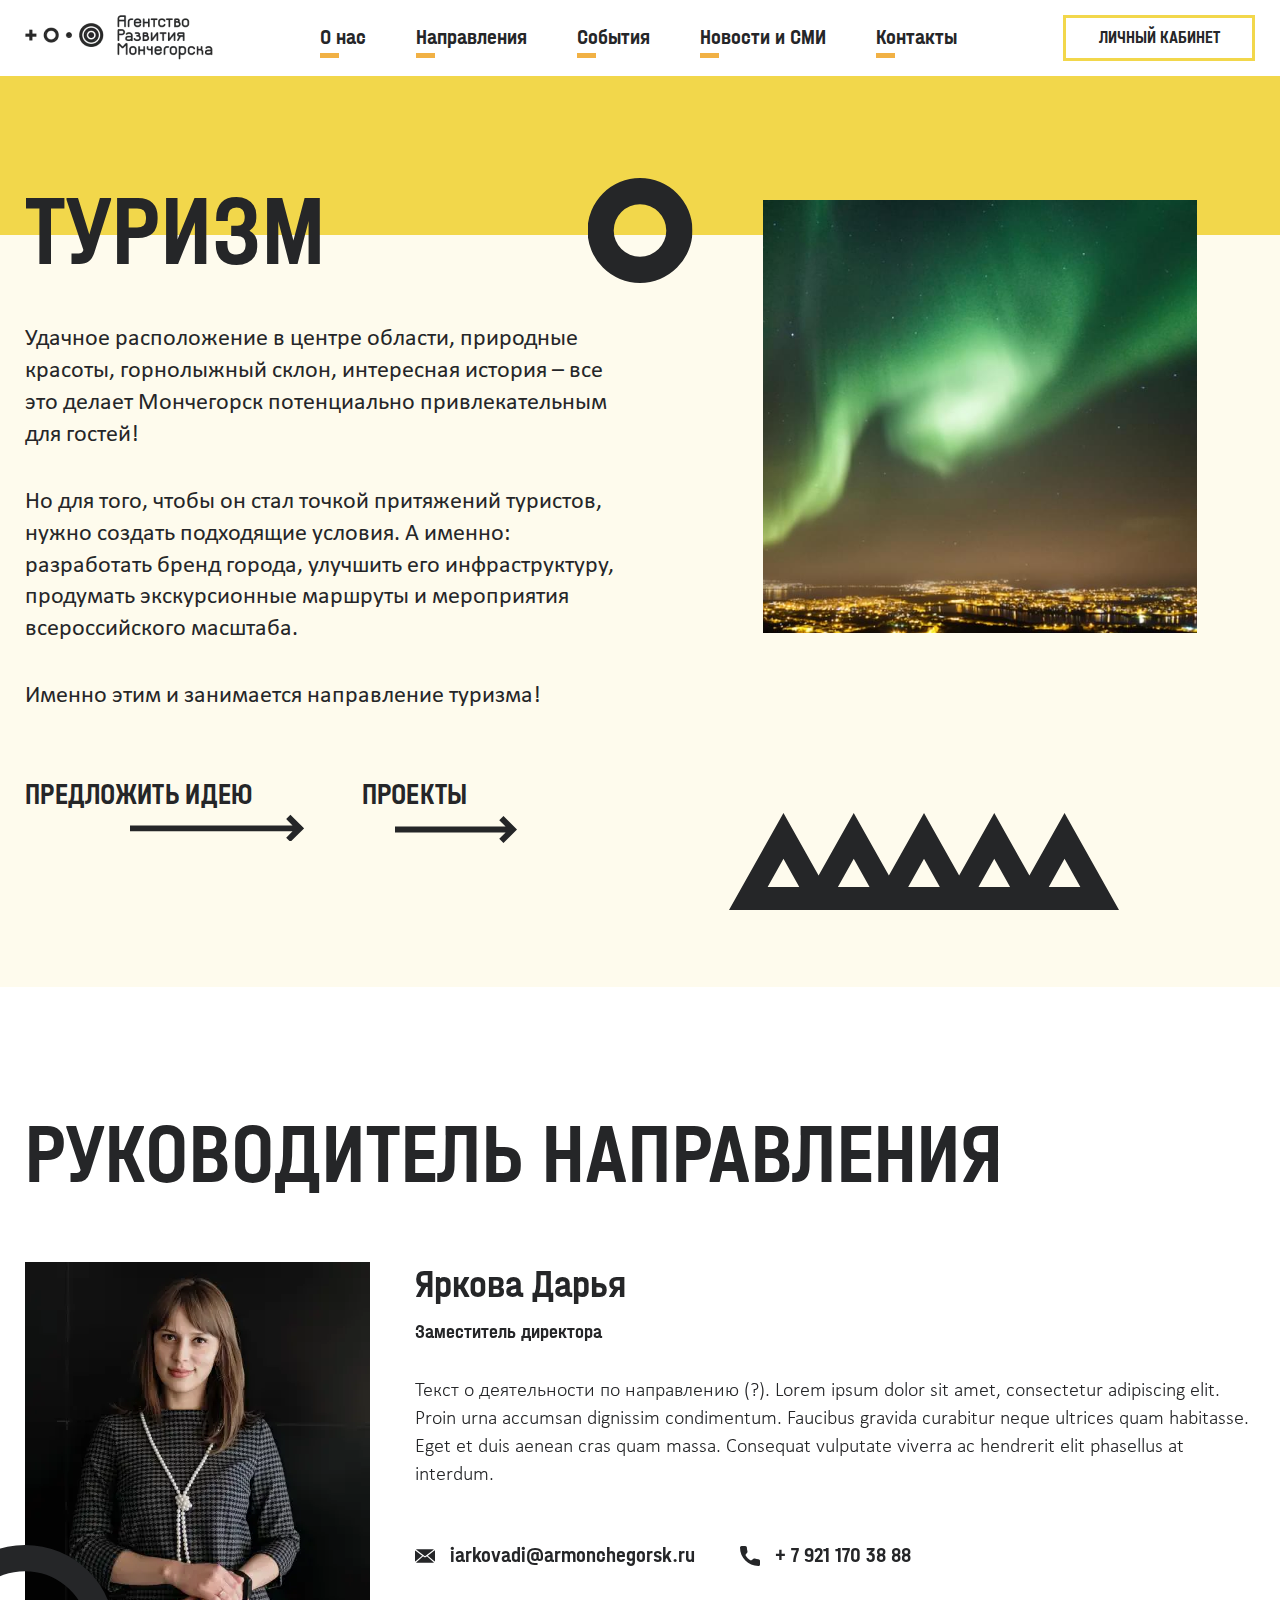
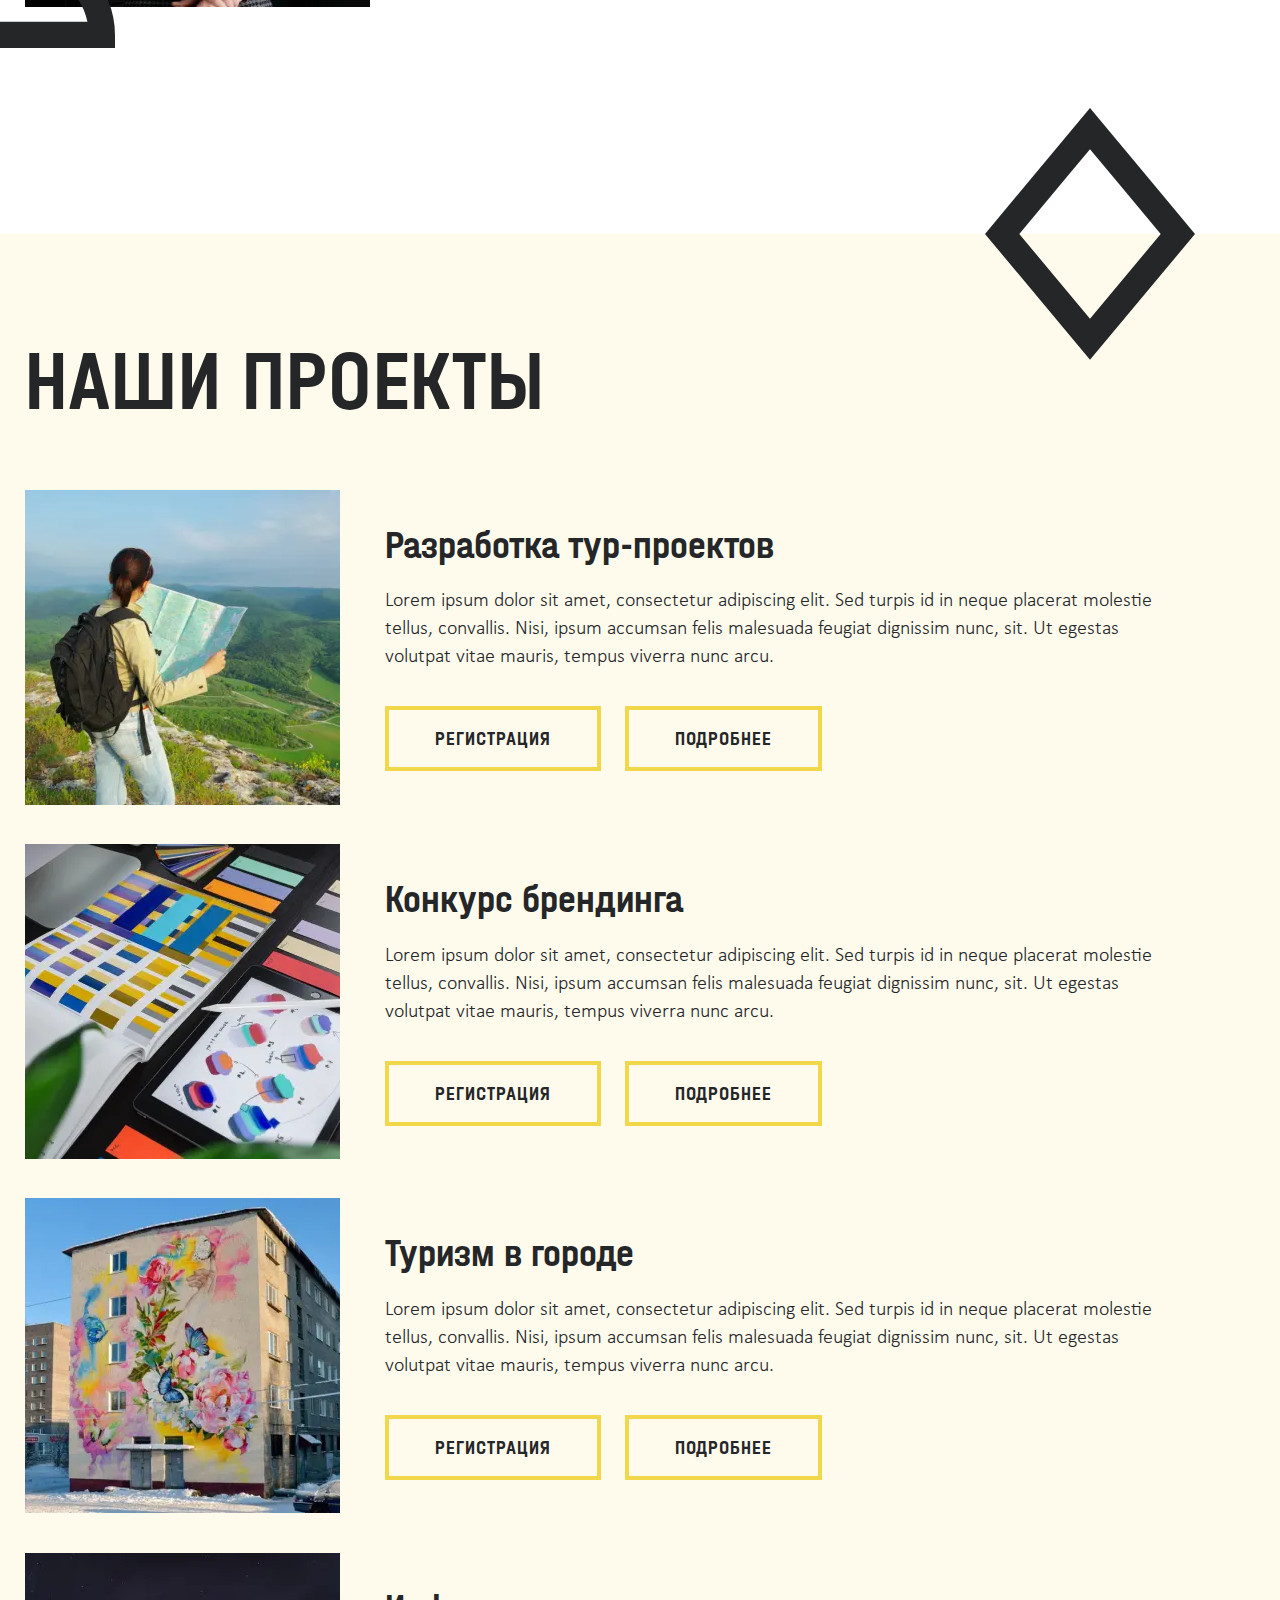
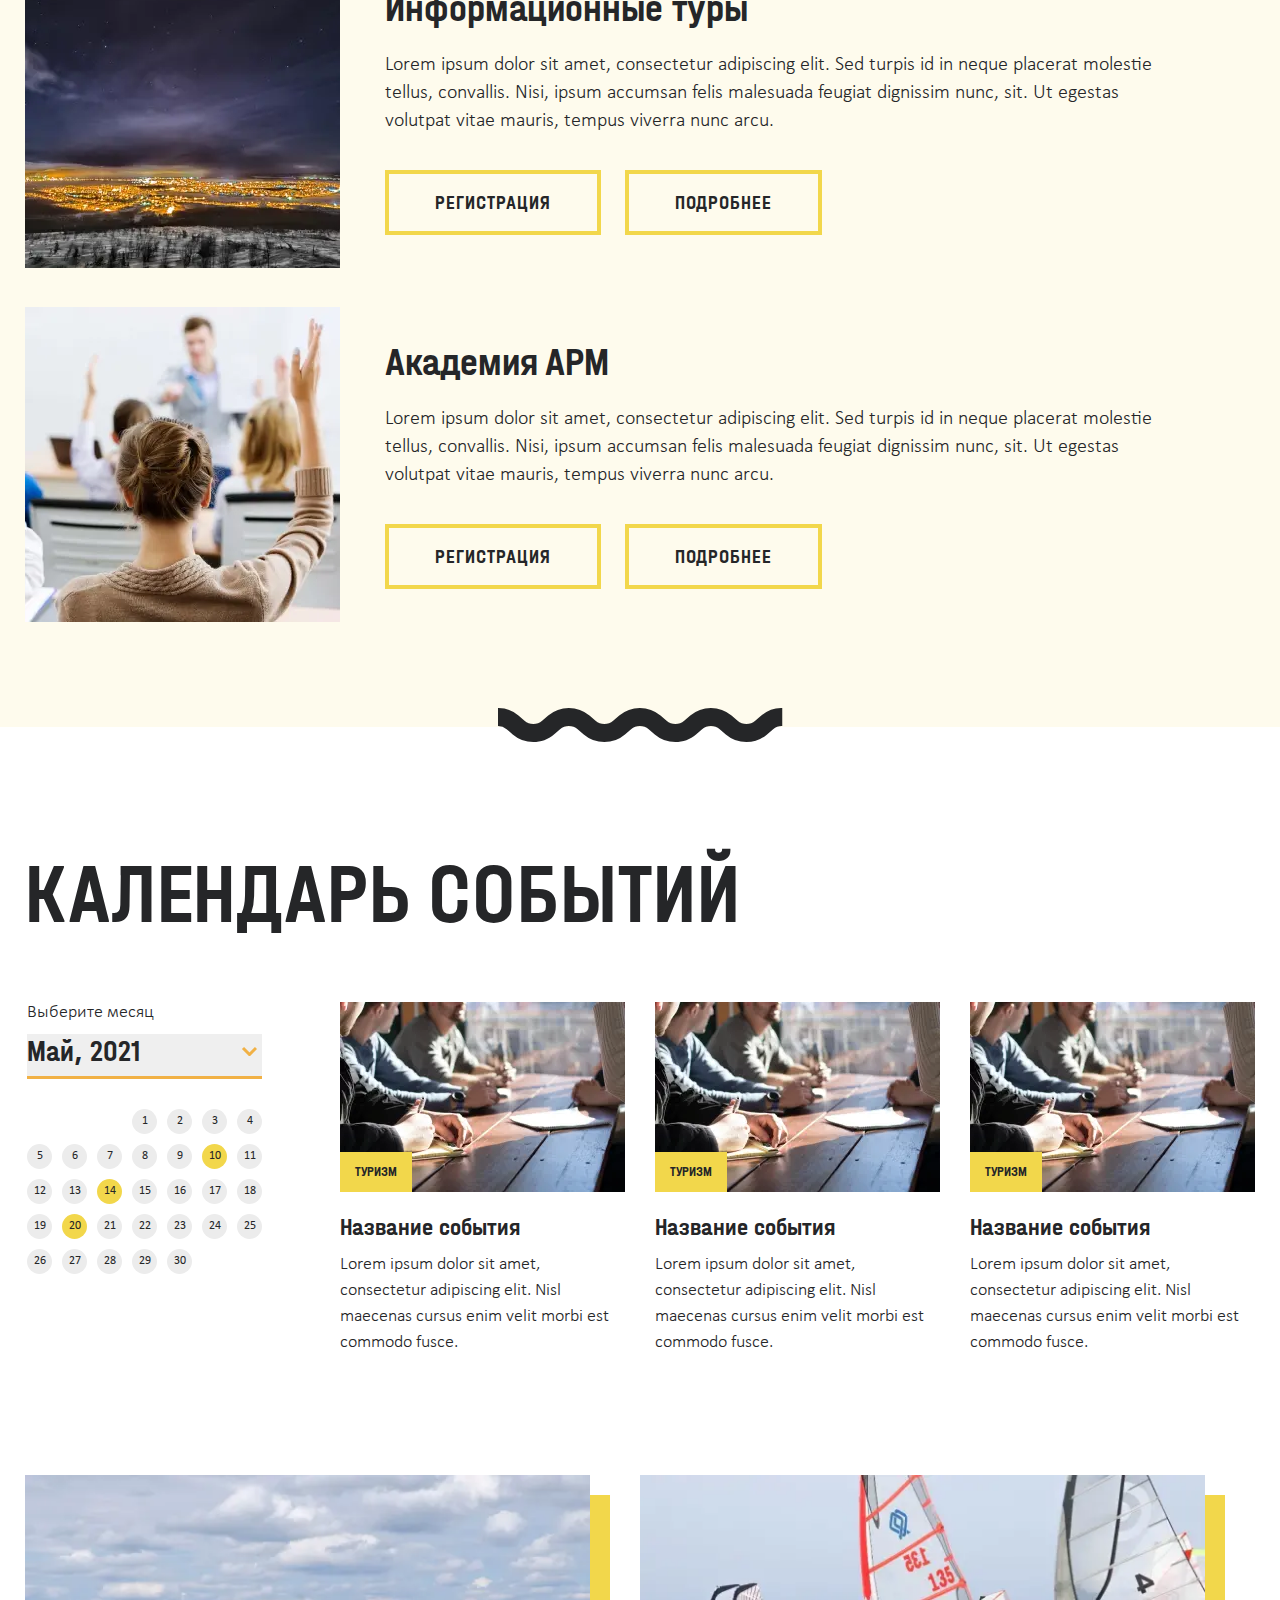
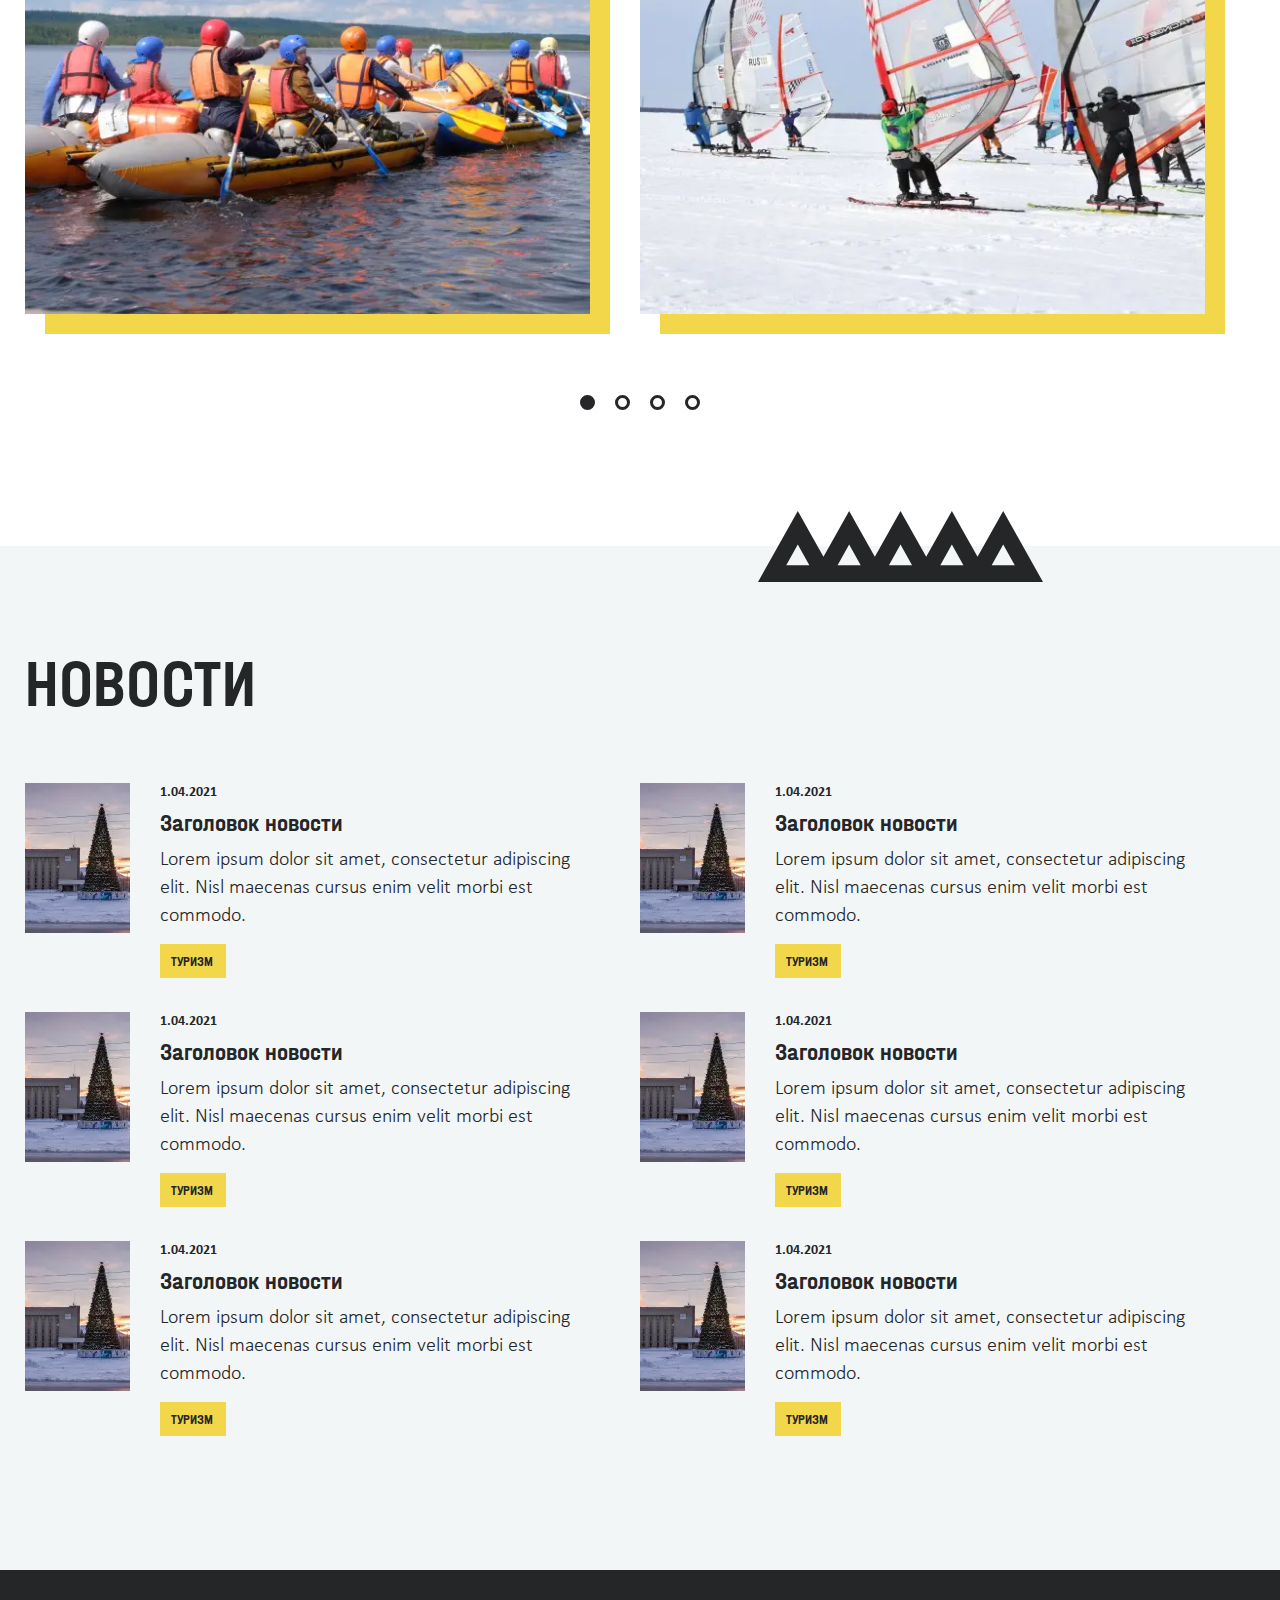
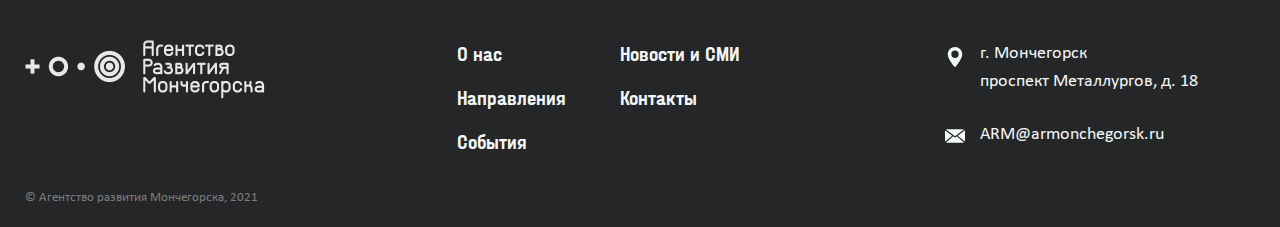
<file: tourism.html>
<!DOCTYPE html><html lang="ru"><head>	<meta charset="UTF-8">	<meta name="viewport" content="width=device-width, initial-scale=1">	<title>Направление Туризм</title>	<link rel="preload" href="css/main.css" as="style">	<link rel="stylesheet" href="css/main.css"></head><body>	<div class="loader"><picture><source srcset="img/loader-logo.webp" type="image/webp"><img class="loader__logo" src="img/loader-logo.png" alt=""></picture></div>	<header class="header">		<div class="container">			<nav class="header__nav">				<a class="header__logo" href="index.html">					<picture><source srcset="img/header-logo.webp" type="image/webp"><img class="header__image" src="img/header-logo.png" width="188" height="45" alt="Логотип сайта Агенство Развития Мончегорска"></picture>				</a>				<ul class="header__list">					<li class="header__item"><a class="header__link">О нас</a></li>					<li class="header__item">						<a class="header__link" href="#">Направления</a>						<ul class="header__sublist">							<li class="header__subitem"><a class="header__sublink header__sublink--blue" href="business.html">Бизнес</a></li>							<li class="header__subitem"><a class="header__sublink header__sublink--yellow">Туризм</a></li>							<li class="header__subitem"><a class="header__sublink header__sublink--green" href="social.html">Социально-культурная сфера</a></li>							<li class="header__subitem"><a class="header__sublink header__sublink--pink" href="city.html">Городская среда</a>							</li>						</ul>					</li>					<li class="header__item"><a class="header__link" href="#calendar">Cобытия</a></li>					<li class="header__item"><a class="header__link" href="#news">Новости и СМИ</a></li>					<li class="header__item"><a class="header__link" href="contacts.html">Контакты</a></li>				</ul>				<div class="header__wrap">					<button class="header__button" type="button">Личный кабинет</button>					<button class="header__burger" type="button" aria-label="Открыть меню">						<span class="header__line"></span>						<span class="header__line"></span>						<span class="header__line"></span>					</button>				</div>			</nav>			<ul class="header__list header__mobile">				<li class="header__item"><a class="header__link" href="#about">О нас</a></li>				<li class="header__item">					<a class="header__link" href="#">Направления</a>					<ul class="header__sublist">						<li class="header__subitem"><a class="header__sublink header__sublink--blue" href="business.html">Бизнес</a></li>						<li class="header__subitem"><a class="header__sublink header__sublink--yellow">Туризм</a></li>						<li class="header__subitem"><a class="header__sublink header__sublink--green" href="social.html">Социально-культурная								сфера</a></li>						<li class="header__subitem"><a class="header__sublink header__sublink--pink" href="city.html">Городская среда</a>						</li>					</ul>				</li>				<li class="header__item"><a class="header__link" href="#calendar">Cобытия</a></li>				<li class="header__item"><a class="header__link" href="#news">Новости и СМИ</a></li>				<li class="header__item"><a class="header__link" href="contacts.html">Контакты</a></li>				<li class="header__item"><button class="header__button header__button--mobile" type="button">Личный						кабинет</button></li>			</ul>		</div>	</header>	<main class="main">		<section class="direction direction-tourism">			<div class="container direction__container direction__container--tourism">				<div class="direction__block">					<div class="direction__left">							<h1 class="direction__title">Туризм</h1>							<div class="direction__wrapper">								<p class="direction__text">Удачное расположение в центре области, природные красоты, горнолыжный склон, интересная									история – все это делает									Мончегорск потенциально привлекательным для гостей!</p>								<p class="direction__text">Но для того, чтобы он стал точкой притяжений туристов, нужно создать подходящие условия. А									именно: разработать бренд									города, улучшить его инфраструктуру, продумать экскурсионные маршруты и мероприятия всероссийского масштаба.</p>								<p class="direction__text">Именно этим и занимается направление туризма!</p>							</div>							<a class="direction__link direction__link--first offer-link" href="#">предложить идею</a>							<a class="direction__link direction__mode" href="#">проекты</a>					</div>				</div>			</div>		</section>		<section class="team team-secondary">			<div class="container team__container">				<h2 class="title team__title">Руководитель направления</h2>				<div class="team__slider">					<div class="team__item">						<div class="team__photo-wrapper team-secondary__photo-wrapper">							<picture><source srcset="img/team-photo-tourism.webp" type="image/webp"><img class="team__photo" src="img/team-photo-tourism.jpg" srcset="img/team-photo-tourism@2x.jpg 2x" alt=""></picture>						</div>						<div class="team__wrapper">							<h3 class="team__name">Яркова Дарья</h3>							<p class="team__post">Заместитель директора</p>							<p class="team__description last">								Текст о деятельности по направлению (?). Lorem ipsum dolor sit amet, consectetur adipiscing elit. Proin urna accumsan								dignissim condimentum. Faucibus gravida curabitur neque ultrices quam habitasse. Eget et duis aenean cras quam massa.								Consequat vulputate viverra ac hendrerit elit phasellus at interdum.							</p>							<a class="team__link team__link--mail" href="mailto:iarkovadi@armonchegorsk.ru">iarkovadi@armonchegorsk.ru</a>							<a class="team__link  team__link--phone" href="tel:+79211703888">+ 7 921 170 38 88</a>						</div>					</div>				</div>			</div>		</section>		<section class="projects projects--tourism">			<div class="container projects__container">				<h2 class="title projects__title">наши проекты</h2>				<div class="projects__block">					<article class="projects__item">						<picture><source srcset="img/projects-tourism-1.webp" type="image/webp"><img class="projects__photo" src="img/projects-tourism-1.jpg" srcset="img/projects-tourism-1@2x.jpg 2x" alt=""></picture>						<div class="projects__inner">							<h3 class="projects__caption">Разработка тур-проектов</h3>							<p class="projects__description">								Lorem ipsum dolor sit amet, consectetur adipiscing elit. Sed turpis id in neque placerat molestie tellus, convallis.								Nisi, ipsum accumsan felis malesuada feugiat dignissim nunc, sit. Ut egestas volutpat vitae mauris, tempus viverra nunc								arcu.							</p>							<div class="projects__wrapper">								<a class="projects__link projects__link--tourism" href="#">Регистрация</a>								<a class="projects__link projects__link--tourism" href="#">Подробнее</a>							</div>						</div>					</article>					<article class="projects__item">						<picture><source srcset="img/projects-tourism-2.webp" type="image/webp"><img class="projects__photo" src="img/projects-tourism-2.jpg" srcset="img/projects-tourism-2@2x.jpg 2x" alt=""></picture>						<div class="projects__inner">							<h3 class="projects__caption">Конкурс брендинга</h3>							<p class="projects__description">								Lorem ipsum dolor sit amet, consectetur adipiscing elit. Sed turpis id in neque placerat molestie tellus,								convallis.								Nisi, ipsum accumsan felis malesuada feugiat dignissim nunc, sit. Ut egestas volutpat vitae mauris, tempus viverra								nunc								arcu.							</p>							<div class="projects__wrapper">								<a class="projects__link projects__link--tourism" href="#">Регистрация</a>								<a class="projects__link projects__link--tourism" href="#">Подробнее</a>							</div>						</div>					</article>					<article class="projects__item">						<picture><source srcset="img/projects-tourism-3.webp" type="image/webp"><img class="projects__photo" src="img/projects-tourism-3.jpg" srcset="img/projects-tourism-3@2x.jpg 2x" alt=""></picture>						<div class="projects__inner">							<h3 class="projects__caption">Туризм в городе</h3>							<p class="projects__description">								Lorem ipsum dolor sit amet, consectetur adipiscing elit. Sed turpis id in neque placerat molestie tellus,								convallis.								Nisi, ipsum accumsan felis malesuada feugiat dignissim nunc, sit. Ut egestas volutpat vitae mauris, tempus viverra								nunc								arcu.							</p>							<div class="projects__wrapper">								<a class="projects__link projects__link--tourism" href="#">Регистрация</a>								<a class="projects__link projects__link--tourism" href="#">Подробнее</a>							</div>						</div>					</article>					<article class="projects__item">						<picture><source srcset="img/projects-tourism-4.webp" type="image/webp"><img class="projects__photo" src="img/projects-tourism-4.jpg" srcset="img/projects-tourism-4@2x.jpg 2x" alt=""></picture>						<div class="projects__inner">							<h3 class="projects__caption">Информационные туры</h3>							<p class="projects__description">								Lorem ipsum dolor sit amet, consectetur adipiscing elit. Sed turpis id in neque placerat molestie tellus,								convallis.								Nisi, ipsum accumsan felis malesuada feugiat dignissim nunc, sit. Ut egestas volutpat vitae mauris, tempus viverra								nunc								arcu.							</p>							<div class="projects__wrapper">								<a class="projects__link projects__link--tourism" href="#">Регистрация</a>								<a class="projects__link projects__link--tourism" href="#">Подробнее</a>							</div>						</div>					</article>					<article class="projects__item">						<picture><source srcset="img/projects-tourism-5.webp" type="image/webp"><img class="projects__photo" src="img/projects-tourism-5.jpg" srcset="img/projects-tourism-5@2x.jpg 2x" alt=""></picture>						<div class="projects__inner">							<h3 class="projects__caption">Академия АРМ</h3>							<p class="projects__description">								Lorem ipsum dolor sit amet, consectetur adipiscing elit. Sed turpis id in neque placerat molestie tellus,								convallis.								Nisi, ipsum accumsan felis malesuada feugiat dignissim nunc, sit. Ut egestas volutpat vitae mauris, tempus viverra								nunc								arcu.							</p>							<div class="projects__wrapper">								<a class="projects__link projects__link--tourism" href="#">Регистрация</a>								<a class="projects__link projects__link--tourism" href="#">Подробнее</a>							</div>						</div>					</article>				</div>			</div>		</section>		<section class="calendar" id="calendar">			<div class="container">				<h2 class="title calendar__title">календарь событий</h2>				<div class="calendar__inner calendar-secondary__inner">					<div class="calendar__date">						<form class="calendar__form" action="/" method="GET">							<fieldset class="calendar__month-fieldset">								<legend class="calendar__month-title">Выберите месяц</legend>								<div class="calendar__select-wrap">									<select class="calendar__select" name="calendar-month">										<option>Апрель, 2021</option>										<option selected>Май, 2021</option>										<option>Июнь, 2021</option>										<option>Июль, 2021</option>									</select>								</div>								<div class="calendar__months">									<div class="calendar__month">										<button class="calendar__day disabled" disabled type="button"></button>										<button class="calendar__day disabled" disabled type="button"></button>										<button class="calendar__day disabled" disabled type="button"></button>										<button class="calendar__day" type="button">1</button>										<button class="calendar__day" type="button">2</button>										<button class="calendar__day" type="button">3</button>										<button class="calendar__day" type="button">4</button>										<button class="calendar__day" type="button">5</button>										<button class="calendar__day" type="button">6</button>										<button class="calendar__day" type="button">7</button>										<button class="calendar__day" type="button">8</button>										<button class="calendar__day" type="button">9</button>										<button class="calendar__day yellow" type="button">10</button>										<button class="calendar__day" type="button">11</button>										<button class="calendar__day" type="button">12</button>										<button class="calendar__day" type="button">13</button>										<button class="calendar__day yellow" type="button">14</button>										<button class="calendar__day" type="button">15</button>										<button class="calendar__day" type="button">16</button>										<button class="calendar__day" type="button">17</button>										<button class="calendar__day" type="button">18</button>										<button class="calendar__day" type="button">19</button>										<button class="calendar__day yellow" type="button">20</button>										<button class="calendar__day" type="button">21</button>										<button class="calendar__day" type="button">22</button>										<button class="calendar__day" type="button">23</button>										<button class="calendar__day" type="button">24</button>										<button class="calendar__day" type="button">25</button>										<button class="calendar__day" type="button">26</button>										<button class="calendar__day" type="button">27</button>										<button class="calendar__day" type="button">28</button>										<button class="calendar__day" type="button">29</button>										<button class="calendar__day" type="button">30</button>										<button class="calendar__day disabled" disabled type="button"></button>										<button class="calendar__day disabled" disabled type="button"></button>									</div>								</div>							</fieldset>						</form>					</div>					<div class="calendar__block">						<a class="calendar__item" href="#">							<div class="calendar__wrapper">								<picture><source srcset="img/calendar-image.webp" type="image/webp"><img class="calendar__background" src="img/calendar-image.jpg" srcset="img/calendar-image@2x.jpg 2x" alt=""></picture>								<b class="calendar__theme calendar__theme--yellow">Туризм</b>							</div>							<h3 class="calendar__heading">Название события</h3>							<p class="calendar__description">Lorem ipsum dolor sit amet, consectetur adipiscing elit. Nisl maecenas cursus								enim								velit morbi est commodo fusce.</p>						</a>						<a class="calendar__item" href="#">							<div class="calendar__wrapper">								<picture><source srcset="img/calendar-image.webp" type="image/webp"><img class="calendar__background" src="img/calendar-image.jpg" srcset="img/calendar-image@2x.jpg 2x" alt=""></picture>								<b class="calendar__theme calendar__theme--yellow">Туризм</b>							</div>							<h3 class="calendar__heading">Название события</h3>							<p class="calendar__description">Lorem ipsum dolor sit amet, consectetur adipiscing elit. Nisl maecenas cursus								enim								velit morbi est commodo fusce.</p>						</a>						<a class="calendar__item" href="#">							<div class="calendar__wrapper">								<picture><source srcset="img/calendar-image.webp" type="image/webp"><img class="calendar__background" src="img/calendar-image.jpg" srcset="img/calendar-image@2x.jpg 2x" alt=""></picture>								<b class="calendar__theme calendar__theme--yellow">Туризм</b>							</div>							<h3 class="calendar__heading">Название события</h3>							<p class="calendar__description">Lorem ipsum dolor sit amet, consectetur adipiscing elit. Nisl maecenas cursus								enim								velit morbi est commodo fusce.</p>						</a>					</div>				</div>				<div class="calendar__slider">					<div class="calendar__photo-wrap calendar__photo-wrap--tourism">						<picture><source srcset="img/calendar-tourism-1.webp" type="image/webp"><img class="calendar__photo" src="img/calendar-tourism-1.jpg" srcset="img/calendar-tourism-1@2x.jpg" alt=""></picture>					</div>					<div class="calendar__photo-wrap calendar__photo-wrap--tourism">						<picture><source srcset="img/calendar-tourism-2.webp" type="image/webp"><img class="calendar__photo" src="img/calendar-tourism-2.jpg" srcset="img/calendar-tourism-2@2x.jpg" alt=""></picture>					</div>					<div class="calendar__photo-wrap calendar__photo-wrap--tourism">						<picture><source srcset="img/calendar-tourism-1.webp" type="image/webp"><img class="calendar__photo" src="img/calendar-tourism-1.jpg" srcset="img/calendar-tourism-1@2x.jpg" alt=""></picture>					</div>					<div class="calendar__photo-wrap calendar__photo-wrap--tourism">						<picture><source srcset="img/calendar-tourism-2.webp" type="image/webp"><img class="calendar__photo" src="img/calendar-tourism-2.jpg" srcset="img/calendar-tourism-2@2x.jpg" alt=""></picture>					</div>				</div>			</div>		</section>		<div class="news-press-wrapper news-press-wrapper-secondary" id="news">			<div class="container news-press-wrapper__container news-press-wrapper-secondary__container">				<section class="news news-secondary">					<h2 class="title news__title news-secondary__title">Новости</h2>					<div class="news__block news-secondary__block">						<article class="news__item news-secondary__item">							<div class="news__wrap">								<picture><source srcset="img/news-photo-2.webp" type="image/webp"><img class="news__photo" src="img/news-photo-2.jpg" srcset="img/news-photo-2@2x.jpg 2x" alt=""></picture>							</div>							<a class="news__info" href="#">								<time class="news__date" datetime="2021-04-01">1.04.2021</time>								<h3 class="news__caption">Заголовок новости</h3>								<p class="news__text">Lorem ipsum dolor sit amet, consectetur adipiscing elit. Nisl maecenas cursus enim									velit morbi									est commodo.</p>								<b class="news__theme news__theme--yellow">Туризм</b>							</a>						</article>						<article class="news__item news-secondary__item">							<div class="news__wrap">								<picture><source srcset="img/news-photo-2.webp" type="image/webp"><img class="news__photo" src="img/news-photo-2.jpg" srcset="img/news-photo-2@2x.jpg 2x" alt=""></picture>							</div>							<a class="news__info" href="#">								<time class="news__date" datetime="2021-04-01">1.04.2021</time>								<h3 class="news__caption">Заголовок новости</h3>								<p class="news__text">Lorem ipsum dolor sit amet, consectetur adipiscing elit. Nisl maecenas cursus enim									velit morbi									est commodo.</p>								<b class="news__theme news__theme--yellow">Туризм</b>							</a>						</article>						<article class="news__item news-secondary__item">							<div class="news__wrap">								<picture><source srcset="img/news-photo-2.webp" type="image/webp"><img class="news__photo" src="img/news-photo-2.jpg" srcset="img/news-photo-2@2x.jpg 2x" alt=""></picture>							</div>							<a class="news__info" href="#">								<time class="news__date" datetime="2021-04-01">1.04.2021</time>								<h3 class="news__caption">Заголовок новости</h3>								<p class="news__text">Lorem ipsum dolor sit amet, consectetur adipiscing elit. Nisl maecenas cursus enim									velit morbi									est commodo.</p>								<b class="news__theme news__theme--yellow">Туризм</b>							</a>						</article>						<article class="news__item news-secondary__item">							<div class="news__wrap">								<picture><source srcset="img/news-photo-2.webp" type="image/webp"><img class="news__photo" src="img/news-photo-2.jpg" srcset="img/news-photo-2@2x.jpg 2x" alt=""></picture>							</div>							<a class="news__info" href="#">								<time class="news__date" datetime="2021-04-01">1.04.2021</time>								<h3 class="news__caption">Заголовок новости</h3>								<p class="news__text">Lorem ipsum dolor sit amet, consectetur adipiscing elit. Nisl maecenas cursus enim									velit morbi									est commodo.</p>								<b class="news__theme news__theme--yellow">Туризм</b>							</a>						</article>						<article class="news__item news-secondary__item">							<div class="news__wrap">								<picture><source srcset="img/news-photo-2.webp" type="image/webp"><img class="news__photo" src="img/news-photo-2.jpg" srcset="img/news-photo-2@2x.jpg 2x" alt=""></picture>							</div>							<a class="news__info" href="#">								<time class="news__date" datetime="2021-04-01">1.04.2021</time>								<h3 class="news__caption">Заголовок новости</h3>								<p class="news__text">Lorem ipsum dolor sit amet, consectetur adipiscing elit. Nisl maecenas cursus enim									velit morbi									est commodo.</p>								<b class="news__theme news__theme--yellow">Туризм</b>							</a>						</article>						<article class="news__item news-secondary__item">							<div class="news__wrap">								<picture><source srcset="img/news-photo-2.webp" type="image/webp"><img class="news__photo" src="img/news-photo-2.jpg" srcset="img/news-photo-2@2x.jpg 2x" alt=""></picture>							</div>							<a class="news__info" href="#">								<time class="news__date" datetime="2021-04-01">1.04.2021</time>								<h3 class="news__caption">Заголовок новости</h3>								<p class="news__text">Lorem ipsum dolor sit amet, consectetur adipiscing elit. Nisl maecenas cursus enim									velit morbi									est commodo.</p>								<b class="news__theme news__theme--yellow">Туризм</b>							</a>						</article>					</div>				</section>			</div>		</div>	</main>	<footer class="footer">		<div class="container">			<div class="footer__inner">				<a class="footer__logo" href="index.html">					<picture>						<source media="(max-width: 360px)" type="image/png" srcset="img/footer-logo-mobile.png">						<img class="footer__image" src="img/footer-logo.png" alt="">					</picture>				</a>				<ul class="footer__list">					<li class="footer__item"><a class="footer__link" href="#">О нас</a></li>					<li class="footer__item"><a class="footer__link" href="#">Новости и СМИ</a></li>					<li class="footer__item"><a class="footer__link" href="#">Направления</a></li>					<li class="footer__item"><a class="footer__link" href="#">Контакты</a></li>					<li class="footer__item"><a class="footer__link" href="#">События</a></li>				</ul>				<div class="footer__block">					<p class="footer__point">г. Мончегорск<br class="footer-hide"> проспект Металлургов, д. 18</p>					<p class="footer__point">						<a class="footer__mail" href="mailto:ARM@armonchegorsk.ru">ARM@armonchegorsk.ru</a>					</p>				</div>			</div>			<p class="footer__copyright">© Агентство развития Мончегорска, 2021</p>		</div>	</footer>	<div class="modal modal-login">		<div class="modal__background">			<section class="modal__window">				<button class="modal__close" type="button" aria-label="Закрыть окно">					<picture><source srcset="img/modal-close-icon.svg" type="image/webp"><img class="modal__close-icon" src="img/modal-close-icon.svg" alt=""></picture>				</button>				<div class="modal__block">					<h2 class="modal__title">Личный кабинет</h2>					<form class="modal__form" action="/" method="POST">						<div class="modal__wrap">							<label class="modal__label">								<span class="modal__sup">Логин</span>								<input class="modal__area" type="text" name="login-login">							</label>						</div>						<div class="modal__wrap">							<label class="modal__label">								<span class="modal__sup">Пароль</span>								<input class="modal__area" type="password" name="login-password">							</label>						</div>						<button class="modal__button" type="submit">войти</button>					</form>					<a class="modal__register" href="#">Зарегистрироваться</a>				</div>			</section>		</div>	</div>	<div class="modal modal-register">		<div class="modal__background">			<section class="modal__window">				<button class="modal__close" type="button" aria-label="Закрыть окно">					<picture><source srcset="img/modal-close-icon.svg" type="image/webp"><img class="modal__close-icon" src="img/modal-close-icon.svg" alt=""></picture>				</button>				<div class="modal__block">					<h2 class="modal__title">регистрация</h2>					<form class="modal__form" action="/" method="POST">						<div class="modal__wrap">							<label class="modal__label">								<span class="modal__sup">Ваше имя</span>								<input class="modal__area modal__area--first" type="text" name="register-name">							</label>						</div>						<div class="modal__wrap">							<label class="modal__label">								<span class="modal__sup">Email</span>								<input class="modal__area" type="email" name="register-email">							</label>						</div>						<div class="modal__wrap">							<label class="modal__label">								<span class="modal__sup">Пароль</span>								<input class="modal__area" type="password" name="register-password">							</label>						</div>						<div class="modal__wrap modal__wrap--last">							<label class="modal__label">								<span class="modal__sup">Повторите пароль</span>								<input class="modal__area" type="password" name="register-repeat-password">							</label>						</div>						<div class="modal__wrapping">							<input class="modal__checkbox visually-hidden" id="modal__checkbox" name="checkbox" type="checkbox"								required>							<label class="modal__check-label" for="modal__checkbox">Даю согласие на <span									class="modal__personal">обработку персональных данных</span></label>						</div>						<button class="modal__button modal-register__button" type="submit">Зарегистрироваться</button>					</form>					<a class="modal__register modal-register__register" href="#">Зарегистрироваться</a>				</div>			</section>		</div>	</div>	<script src="js/jquery.min.js"></script>	<script src="js/slick.min.js"></script>	<script src="js/script.js"></script></body></html>
</file>
<file: css/main.css>
@font-face{font-family:'Halvar Engschrift CY';src:url(../fonts/halvar-extrathin.woff2) format("woff2"),url(../fonts/halvar-extrathin.woff) format("woff");font-weight:100;font-style:normal;font-display:swap}@font-face{font-family:'Halvar Engschrift CY';src:url(../fonts/halvar-medium.woff2) format("woff2"),url(../fonts/halvar-medium.woff) format("woff");font-weight:500;font-style:normal;font-display:swap}@font-face{font-family:'Open Sans';src:url(../fonts/OpenSans-Light.woff2) format("woff2"),url(../fonts/OpenSans-Light.woff) format("woff");font-weight:300;font-style:normal;font-display:swap}@font-face{font-family:Calibri;src:url(../fonts/calibri-light.woff2) format("woff2"),url(../fonts/calibri-light.woff) format("woff");font-weight:300;font-style:normal;font-display:swap}@font-face{font-family:Calibri;src:url(../fonts/calibri-regular.woff2) format("woff2"),url(../fonts/calibri-regular.woff) format("woff");font-weight:400;font-style:normal;font-display:swap}@font-face{font-family:Calibri;src:url(../fonts/calibri-bold.woff2) format("woff2"),url(../fonts/calibri-bold.woff) format("woff");font-weight:700;font-style:normal;font-display:swap}.slick-slider{position:relative;display:block;-webkit-box-sizing:border-box;box-sizing:border-box;-webkit-touch-callout:none;-webkit-user-select:none;-moz-user-select:none;-ms-user-select:none;user-select:none;-ms-touch-action:pan-y;touch-action:pan-y;-webkit-tap-highlight-color:transparent}.slick-list{position:relative;overflow:hidden;display:block;margin:0;padding:0}.slick-list:focus{outline:0}.slick-list.dragging{cursor:pointer;cursor:hand}.slick-slider .slick-list,.slick-slider .slick-track{-webkit-transform:translate3d(0,0,0);-ms-transform:translate3d(0,0,0);transform:translate3d(0,0,0)}.slick-track{position:relative;left:0;top:0;display:block;margin-left:auto;margin-right:auto}.slick-track:after,.slick-track:before{content:"";display:table}.slick-track:after{clear:both}.slick-loading .slick-track{visibility:hidden}.slick-slide{float:left;height:100%;min-height:1px;display:none}[dir=rtl] .slick-slide{float:right}.slick-slide img{display:block}.slick-slide.slick-loading img{display:none}.slick-slide.dragging img{pointer-events:none}.slick-initialized .slick-slide{display:block}.slick-loading .slick-slide{visibility:hidden}.slick-vertical .slick-slide{display:block;height:auto;border:1px solid transparent}.slick-arrow.slick-hidden{display:none}/*! normalize.css v8.0.1 | MIT License | github.com/necolas/normalize.css */html{line-height:1.15;-webkit-text-size-adjust:100%}body{margin:0}main{display:block}h1{font-size:2em;margin:.67em 0}hr{-webkit-box-sizing:content-box;box-sizing:content-box;height:0;overflow:visible}pre{font-family:monospace,monospace;font-size:1em}a{background-color:transparent}abbr[title]{border-bottom:none;text-decoration:underline;-webkit-text-decoration:underline dotted;text-decoration:underline dotted}b,strong{font-weight:bolder}code,kbd,samp{font-family:monospace,monospace;font-size:1em}small{font-size:80%}sub,sup{font-size:75%;line-height:0;position:relative;vertical-align:baseline}sub{bottom:-.25em}sup{top:-.5em}img{border-style:none}button,input,optgroup,select,textarea{font-family:inherit;font-size:100%;line-height:1.15;margin:0}button,input{overflow:visible}button,select{text-transform:none}[type=button],[type=reset],[type=submit],button{-webkit-appearance:button}[type=button]::-moz-focus-inner,[type=reset]::-moz-focus-inner,[type=submit]::-moz-focus-inner,button::-moz-focus-inner{border-style:none;padding:0}[type=button]:-moz-focusring,[type=reset]:-moz-focusring,[type=submit]:-moz-focusring,button:-moz-focusring{outline:1px dotted ButtonText}fieldset{padding:.35em .75em .625em}legend{-webkit-box-sizing:border-box;box-sizing:border-box;color:inherit;display:table;max-width:100%;padding:0;white-space:normal}progress{vertical-align:baseline}textarea{overflow:auto}[type=checkbox],[type=radio]{-webkit-box-sizing:border-box;box-sizing:border-box;padding:0}[type=number]::-webkit-inner-spin-button,[type=number]::-webkit-outer-spin-button{height:auto}[type=search]{-webkit-appearance:textfield;outline-offset:-2px}[type=search]::-webkit-search-decoration{-webkit-appearance:none}::-webkit-file-upload-button{-webkit-appearance:button;font:inherit}details{display:block}summary{display:list-item}template{display:none}[hidden]{display:none}*,:after,:before{-webkit-box-sizing:border-box;box-sizing:border-box}a{text-decoration:none}button{border:none;cursor:pointer;color:inherit}ul{list-style:none}img{max-width:100%;height:auto}.visually-hidden{position:absolute;width:1px;height:1px;margin:-1px;border:0;padding:0;white-space:no-wrap;-webkit-clip-path:inset(100%);clip-path:inset(100%);clip:rect(0 0 0 0);overflow:hidden}html{scroll-behavior:smooth}body{position:relative;min-width:320px;font-family:"Halvar Engschrift CY",sans-serif;font-weight:500;color:#252628}.container{max-width:1260px;padding:0 15px;margin:0 auto}.main{padding-top:75px}.loader{position:fixed;top:0;left:0;right:0;bottom:0;z-index:5000;display:-webkit-box;display:-ms-flexbox;display:flex;-webkit-box-pack:center;-ms-flex-pack:center;justify-content:center;-webkit-box-align:center;-ms-flex-align:center;align-items:center;width:100%;height:100vh;background:#000 url(../img/loader-bg.jpg) no-repeat center;background-size:cover}@supports (-webkit-appearance:none){.loader{background-image:url(../img/loader-bg.webp)}}.loader__logo{max-height:100%;-webkit-animation:loader-fade 1.5s ease infinite alternate;animation:loader-fade 1.5s ease infinite alternate}@-webkit-keyframes loader-fade{0%{opacity:0}100%{opacity:1}}@keyframes loader-fade{0%{opacity:0}100%{opacity:1}}.offer-link{position:relative;font-weight:500;font-size:30px;line-height:100%;letter-spacing:.01em;text-transform:uppercase;color:#252628;-webkit-transition:.3s;-o-transition:.3s;transition:.3s;outline:0}.offer-link:after{content:'';position:absolute;bottom:-31px;left:105px;width:174.24px;height:27.24px;background:url(../img/main-arrow.svg) no-repeat;-webkit-transition:.3s;-o-transition:.3s;transition:.3s;z-index:10}.offer-link:focus:after,.offer-link:hover:after{left:125px}.offer-link:active{opacity:.8}.title{margin:0;font-weight:500;font-size:85px;line-height:112%;letter-spacing:.01em;text-transform:uppercase}.detail-link{padding:17px 46px;border:4px solid #b0d6c1;font-weight:500;font-size:20px;line-height:125%;letter-spacing:.05em;text-transform:uppercase;color:#252628}.modal{position:fixed;z-index:5000;left:0;right:0;bottom:0;top:0;overflow:auto}.modal::-webkit-scrollbar{width:0}.modal-login{display:none}.modal-login.active{display:block}.modal__background{position:absolute;display:-webkit-box;display:-ms-flexbox;display:flex;-webkit-box-align:start;-ms-flex-align:start;align-items:flex-start;-webkit-box-pack:center;-ms-flex-pack:center;justify-content:center;width:100%;height:100%;padding:16px 15px 16px;background:rgba(37,38,40,.8);overflow:auto}.modal__background::-webkit-scrollbar{width:0}.modal__window{position:relative;width:100%;max-width:660px;margin:100px 0 100px;padding:60px 30px;text-align:center;background-color:#fff}.modal__window:before{content:'';position:absolute;left:0;top:0;right:0;z-index:0;height:90px;background:#f1b145}.modal__close{position:absolute;right:29px;top:28px;padding:0;background:0 0}.modal__block{text-align:center}.modal__title{position:relative;z-index:2;margin-top:0;margin-bottom:35px;font-size:50px;line-height:120%;letter-spacing:.01em;text-transform:uppercase}.modal__form{max-width:390px;width:100%;margin:0 auto}.modal__label{position:relative}.modal__wrap{margin-bottom:43px}.modal__sup{position:absolute;top:-36px;left:8px;padding:0 13px;font-family:Calibri;font-weight:400;font-size:18px;line-height:139%;color:#252628;background-color:#fff}.modal__area{width:100%;padding:16px 21px 10px;border:2px solid #b5bac2;font-family:Calibri;font-weight:400;font-size:20px;line-height:125%;color:#252628;-webkit-transition:.3s;-o-transition:.3s;transition:.3s}.modal__area:focus,.modal__area:hover{border:2px solid #92969e;outline:0}.modal__button{padding:13px 84px;border:4px solid #f1b145;font-weight:500;font-size:25px;line-height:125%;letter-spacing:.01em;background-color:transparent;-webkit-transition:.3s;-o-transition:.3s;transition:.3s}.modal__button:focus,.modal__button:hover{background-color:#f1b145;outline:0}.modal__register{display:inline-block;margin-top:50px;border-bottom:5px solid #f1b145;font-weight:500;font-size:30px;line-height:133%;letter-spacing:.01em;text-transform:uppercase;color:#252628}.modal__wrap--last{margin-bottom:0}.modal__wrapping{margin:25px 0 35px;-moz-text-align-last:left;text-align-last:left}.modal__check-label{position:relative;padding-left:40px;font-family:Calibri;font-weight:300;font-size:16px;line-height:156%;color:#252628;cursor:pointer}.modal__check-label:focus:before,.modal__check-label:hover:before{border:2px solid #92969e}.modal__check-label:before{content:'';position:absolute;left:0;width:25px;height:25px;border:2px solid #b5bac2;-webkit-transition:.3s;-o-transition:.3s;transition:.3s}.modal__checkbox:checked+.modal__check-label:after{content:'';position:absolute;z-index:3;left:4px;top:5px;width:16px;height:12px;background:url(../img/modal-correct-icon.svg) no-repeat}.modal__checkbox:focus+.modal__check-label:before{border:2px solid #92969e}.modal__personal{text-decoration:underline}.modal-register{display:none}.modal-register.active{display:block}.modal-register__button{padding:13px 38px}.modal-register__register{display:none}.header{position:fixed;left:0;right:0;z-index:1000;min-width:320px;padding:7px 0;background-color:#fff}.header__image{display:block}.header__nav{display:-webkit-box;display:-ms-flexbox;display:flex;-webkit-box-pack:justify;-ms-flex-pack:justify;justify-content:space-between;-webkit-box-align:center;-ms-flex-align:center;align-items:center}.header__list{display:-webkit-box;display:-ms-flexbox;display:flex;-ms-flex-wrap:wrap;flex-wrap:wrap;padding-left:0;max-width:637px;width:100%}.header__mobile{height:0;margin:0;overflow:hidden;-webkit-transition:height .3s,-webkit-transform .3s;transition:height .3s,-webkit-transform .3s;-o-transition:height .3s,transform .3s;transition:height .3s,transform .3s;transition:height .3s,transform .3s,-webkit-transform .3s;-webkit-transform:scaleY(0);-ms-transform:scaleY(0);transform:scaleY(0)}.header__item{margin-right:50px;font-size:22px;line-height:136%}.header__item:last-child{margin-right:0}.header__item:hover .header__sublist{display:block}.header__item:focus{outline:0}.header__sublist{position:absolute;top:58px;display:none;padding:20px 30px 15px;margin-left:-30px;background-color:#fff}.header__subitem{margin-bottom:20px;font-weight:500;font-size:20px;line-height:150%;color:#252628}.header__subitem:last-child{margin-right:0}.header__sublink{position:relative;color:inherit;outline:0}.header__sublink--blue:after{background-color:#b0d6c1}.header__sublink--yellow:after{background-color:#f2d74b}.header__sublink--green:after{background-color:#ced853}.header__sublink--pink:after{background-color:#e1b7d0}.header__sublink:after{content:'';position:absolute;height:5px;left:0;bottom:-8px;width:19px;-webkit-transition:.3s;-o-transition:.3s;transition:.3s}.header__sublink:hover:after{width:100%}.header__sublink:focus:after{width:100%}.header__link{position:relative;padding-bottom:8px;color:#252628;outline:0;-webkit-transition:.3s;-o-transition:.3s;transition:.3s}.header__link:active{opacity:.8}.header__link:after{content:'';position:absolute;left:0;bottom:0;width:19px;height:5px;background-color:#f1b145;-webkit-transition:.3s;-o-transition:.3s;transition:.3s}.header__link:focus:after,.header__link:hover:after{width:100%}.header__wrap{display:-webkit-box;display:-ms-flexbox;display:flex;-webkit-box-align:center;-ms-flex-align:center;align-items:center}.header__button{min-width:192px;padding:8px 32.5px;border:3px solid #f2d74b;font-size:18px;line-height:133%;text-transform:uppercase;white-space:nowrap;background-color:transparent;-webkit-transition:.3s;-o-transition:.3s;transition:.3s}.header__button:focus,.header__button:hover{background-color:#f2d74b;outline:0}.header__button:active{background-color:#f2d74b;opacity:.8}.header__button--mobile{display:none}.header__burger{display:none;min-width:40px;width:100%;max-width:40px;padding:0;background:0 0;-webkit-transition:.3s;-o-transition:.3s;transition:.3s}.header__burger.active .header__line:nth-child(1){width:28px;margin:0;-webkit-transform:rotate(45deg) translate(5.5px,-13.5px);-ms-transform:rotate(45deg) translate(5.5px,-13.5px);transform:rotate(45deg) translate(5.5px,-13.5px);-webkit-transform-origin:0 0;-ms-transform-origin:0 0;transform-origin:0 0;-webkit-transition:.3s;-o-transition:.3s;transition:.3s}.header__burger.active .header__line:nth-child(2){display:none;-webkit-transition:.3s;-o-transition:.3s;transition:.3s}.header__burger.active .header__line:nth-child(3){width:28px;-webkit-transform:rotate(-45deg) translate(3.5px,16.5px);-ms-transform:rotate(-45deg) translate(3.5px,16.5px);transform:rotate(-45deg) translate(3.5px,16.5px);-webkit-transform-origin:0 100%;-ms-transform-origin:0 100%;transform-origin:0 100%;-webkit-transition:.3s;-o-transition:.3s;transition:.3s}.header__line{display:block;width:40px;max-width:100%;height:4px;margin-bottom:4px;background-color:#f1b145}.header__line:last-child{margin-bottom:0}.primary{position:relative;background:#f1b145}.primary:after{content:'';position:absolute;top:0;right:0;bottom:0;width:50%;background:transparent url(../img/main-bg.jpg) no-repeat center;background-size:cover}@supports (-webkit-appearance:none){.primary:after{background-image:url(../img/main-bg.webp)}}.primary__container{position:relative}.primary__container:before{content:'';position:absolute;top:465px;right:16.5%;z-index:101;width:135px;height:135px;background:url(../img/main-circle.svg) no-repeat}.primary__container:after{content:'';position:absolute;left:27%;bottom:35px;z-index:101;width:390px;height:50px;background:url(../img/main-wave.svg) no-repeat}.primary__title{display:-webkit-box;display:-ms-flexbox;display:flex;-webkit-box-orient:vertical;-webkit-box-direction:normal;-ms-flex-direction:column;flex-direction:column;-webkit-box-align:start;-ms-flex-align:start;align-items:flex-start;margin:0 0 79px 0}.primary__inner{position:relative;z-index:100;padding-top:130px;padding-bottom:174px}.primary__inner:before{content:'';position:absolute;top:0;left:0;right:0;width:75px;height:75px;margin:70px auto 0;background:url(../img/main-plus.svg) no-repeat}.primary__inner:after{content:'';position:absolute;top:0;right:0;width:75px;height:75px;margin:183px 30px 0 0;background:url(../img/main-dot.svg) no-repeat}.primary__span{display:inline-block;padding:10px 15px;margin-bottom:-25px;font-weight:500;font-size:100px;line-height:95%;letter-spacing:.01em;text-transform:uppercase;background-color:#f2f6f7}.primary__text{max-width:510px;padding-left:15px;margin-bottom:78px;font-family:Calibri;font-weight:400;font-size:23px;line-height:122%}.primary__link{margin-left:15px}.about{padding:120px 0;overflow:hidden}.about__title{margin-bottom:35px}.about__controls{display:none}.about__description{max-width:1050px;margin:0;margin-bottom:29px;font-family:Calibri;font-weight:300;font-size:20px;line-height:140%}.about__wrapper{display:-webkit-box;display:-ms-flexbox;display:flex;margin-top:67px}.about__tabs{display:-webkit-box;display:-ms-flexbox;display:flex;-webkit-box-orient:vertical;-webkit-box-direction:normal;-ms-flex-direction:column;flex-direction:column;width:100%;max-width:315px;margin-top:25px;margin-right:76px}.about__tab{position:relative;margin-bottom:50px;font-weight:200;font-size:40px;line-height:112%;letter-spacing:.01em;color:#252628;white-space:nowrap;-webkit-transition:.3s;-o-transition:.3s;transition:.3s}.about__tab:focus,.about__tab:hover{padding-left:40px;font-weight:500;outline:0}.about__tab:before{content:'';position:absolute;top:50%;left:0;z-index:-1;width:95px;height:95px;background-color:#b0d6c1;opacity:0;-webkit-transition:.3s;-o-transition:.3s;transition:.3s;-webkit-transform:translateY(-50%);-ms-transform:translateY(-50%);transform:translateY(-50%)}.about__tab:nth-child(2):before{background-color:#f2d74b}.about__tab:nth-child(3):before{background-color:#ced853}.about__tab:nth-child(4):before{background-color:#e1b7d0}.about__tab.active{padding-left:40px;margin-bottom:75px;font-weight:500}.about__tab.active:before{opacity:1}.about__heading{position:absolute;left:0;bottom:0;width:100%;max-width:450px;margin:0;font-weight:500;font-size:85px;line-height:112%;letter-spacing:.01em;text-transform:uppercase}.about__contents{display:-webkit-box;display:-ms-flexbox;display:flex;-webkit-box-orient:vertical;-webkit-box-direction:normal;-ms-flex-direction:column;flex-direction:column;width:100%}.about__content{position:relative;display:none;width:100%;padding:80px 0 85px 105px}.about__content:before{content:'';position:absolute;left:0;top:0;bottom:0;z-index:-1;display:block;width:5000px;background-color:#ebf6f8}.about__content:after{content:'';position:absolute;top:-83px;right:26px;z-index:2;width:56px;height:285px;background:url(../img/about-line.svg) no-repeat}.about__content:nth-child(2n):after{display:none}.about__content.active{display:block}.about__content--tourism:before{background-color:#fefbed}.about__content--social:before{background:#fafbee}.about__content--city:before{background:#fbf4f8}.about__wrapping{position:relative;display:-webkit-box;display:-ms-flexbox;display:flex;-webkit-box-pack:end;-ms-flex-pack:end;justify-content:flex-end;margin-bottom:45px;overflow:hidden}.about__image{max-width:550px;width:100%;-o-object-fit:contain;object-fit:contain}.about__block{display:-webkit-box;display:-ms-flexbox;display:flex;-webkit-box-pack:justify;-ms-flex-pack:justify;justify-content:space-between;-ms-flex-wrap:wrap;flex-wrap:wrap}.about__item{max-width:240px;width:100%}.about__paragraph{width:100%;max-width:420px;margin-top:0;font-family:Calibri;font-weight:300;font-size:20px;line-height:140%}.about__post{margin-top:0;margin-bottom:10px;font-family:Calibri;font-weight:400;font-size:16px;line-height:156%}.about__name{margin-top:0;margin-bottom:55px;font-weight:500;font-size:30px;line-height:117%}.about__link{-webkit-transition:.3s;-o-transition:.3s;transition:.3s}.about__link--business{border:4px solid #b0d6c1}.about__link--business:hover{background-color:#b0d6c1}.about__link--business:focus{background-color:#b0d6c1;outline:0}.about__link--business:active{opacity:.8}.about__link--tourism{border:4px solid #f2d74b}.about__link--tourism:hover{background-color:#f2d74b}.about__link--tourism:focus{background-color:#f2d74b;outline:0}.about__link--tourism:active{opacity:.8}.about__link--social{border:4px solid #ced853}.about__link--social:hover{background-color:#ced853}.about__link--social:focus{background-color:#ced853;outline:0}.about__link--social:active{opacity:.8}.about__link--city{border:4px solid #e1b7d0}.about__link--city:hover{background-color:#e1b7d0}.about__link--city:focus{background-color:#e1b7d0;outline:0}.about__link--city:active{opacity:.8}.team{padding:100px 0 82px;background-color:#f2f6f7;position:relative}.team-secondary{background:0 0;padding-top:120px;padding-bottom:227px}.team-secondary:before{display:none}.team-secondary:after{display:none}.team-secondary__photo-wrapper{position:relative}.team-secondary__photo-wrapper:before{content:'';position:absolute;width:180px;height:103px;background:url(../img/team-d.svg) no-repeat;bottom:-41px;left:-90px}.team:before{content:'';position:absolute;background-color:#f1b145;left:-71.3%;z-index:0;top:0;bottom:0;width:100%}.team:after{content:'';position:absolute;width:390px;height:97px;background:url(../img/team-triangles.svg) no-repeat;top:-50px;z-index:10;right:23.2%}.team__container{position:relative;z-index:3}.team__title{margin-bottom:60px}.team__item{-webkit-box-pack:justify;-ms-flex-pack:justify;justify-content:space-between;width:100%;display:-webkit-box;display:-ms-flexbox;display:flex}.team__name{font-weight:500;font-size:40px;line-height:112%;margin:0 0 10px 0}.team__wrapper{max-width:840px}.team__post{font-size:20px;line-height:150%;margin:0 0 30px 0}.team__description{font-family:Calibri;font-weight:300;font-size:20px;line-height:140%;max-width:840px;margin-top:0;margin-bottom:29px}.team__description.last{margin-bottom:54px}.team__photo{display:block;max-width:345px;-o-object-fit:cover;object-fit:cover;margin-right:45px}.team__link{display:inline-block;margin-right:41px;font-size:22px;line-height:118%;color:#252628;padding-left:35px;position:relative}.team__link:last-child{margin-right:0}.team__link--mail:before{content:'';position:absolute;left:0;width:20px;height:20px;top:50%;-webkit-transform:translateY(-50%);-ms-transform:translateY(-50%);transform:translateY(-50%);background:url(../img/team-mail-icon.svg) no-repeat}.team__link--phone:before{content:'';position:absolute;left:0;width:20px;height:20px;top:50%;-webkit-transform:translateY(-50%);-ms-transform:translateY(-50%);transform:translateY(-50%);background:url(../img/team-phone-icon.svg) no-repeat}.team .slick-initialized .slick-slide{display:-webkit-box;display:-ms-flexbox;display:flex}.team-secondary .slick-dots{display:none}.team-secondary .slick-slider{-webkit-user-select:auto;-moz-user-select:auto;-ms-user-select:auto;user-select:auto}.team-secondary .slick-list{overflow:visible}.slick-dots{display:-webkit-box;display:-ms-flexbox;display:flex;-webkit-box-pack:center;-ms-flex-pack:center;justify-content:center;margin-top:55px;margin-left:-20px;padding-left:0}.slick-dots li button{font-size:0;background-color:transparent;width:15px;height:15px;border-radius:100%;padding:0;border:3px solid #252628;margin-left:20px;-webkit-transition:.3s;-o-transition:.3s;transition:.3s}.slick-dots .slick-active button{background-color:#252628}.calendar{padding:120px 0}.calendar__title{margin-bottom:60px}.calendar__date{max-width:270px;width:100%;margin-right:45px}.calendar__inner{display:-webkit-box;display:-ms-flexbox;display:flex;-webkit-box-pack:justify;-ms-flex-pack:justify;justify-content:space-between}.calendar-secondary__inner{margin-bottom:85px}.calendar__month-title{font-family:Calibri;font-weight:300;font-size:18px;line-height:122%;margin-bottom:10px}.calendar__month-fieldset{max-width:235px;width:100%;border:none;padding:0;margin-bottom:45px}.calendar__select-wrap{margin-bottom:30px;position:relative}.calendar__select-wrap:after{content:'';position:absolute;right:5px;top:12px;background:url(../img/calendar-arrow.svg) no-repeat;width:16px;height:10px}.calendar__select{width:100%;border:none;border-bottom:3px solid #f1b145;padding:0 30px 7px 0;font-weight:500;font-size:30px;line-height:117%;color:#252628;-webkit-appearance:none;-moz-appearance:none;appearance:none;cursor:pointer}.calendar__month{display:-webkit-box;display:-ms-flexbox;display:flex;-webkit-box-pack:justify;-ms-flex-pack:justify;justify-content:space-between;-ms-flex-wrap:wrap;flex-wrap:wrap}.calendar__day{width:25px;height:25px;background:#ececec;border-radius:100%;padding:0;display:-webkit-box;display:-ms-flexbox;display:flex;-webkit-box-pack:center;-ms-flex-pack:center;justify-content:center;-webkit-box-align:center;-ms-flex-align:center;align-items:center;font-family:Calibri;font-weight:400;font-size:12px;line-height:0;color:#252628;margin-right:10px;margin-bottom:10px}.calendar__day:nth-child(7n){margin-right:0}.calendar__day:last-child{margin-right:0}.calendar__day.disabled{opacity:0}.calendar__day.city{background:#ced853}.calendar__day.pink{background:#e1b7d0}.calendar__day.green{background:#ced853}.calendar__day.yellow{background:#f2d74b}.calendar__day.blue{background:#b0d6c1}.calendar__day.pink.blue{background:-webkit-gradient(linear,left top,right top,color-stop(50%,#e1b7d0),color-stop(50%,#b0d6c1));background:-o-linear-gradient(left,#e1b7d0 50%,#b0d6c1 50%);background:linear-gradient(to right,#e1b7d0 50%,#b0d6c1 50%)}.calendar__type-title{font-family:Calibri;font-weight:300;font-size:18px;line-height:122%;margin-bottom:21px}.calendar__type{padding:0;border:none}.calendar__type--mobile{display:none}.calendar__group{display:-webkit-box;display:-ms-flexbox;display:flex;-webkit-box-orient:vertical;-webkit-box-direction:normal;-ms-flex-direction:column;flex-direction:column;-webkit-box-align:start;-ms-flex-align:start;align-items:flex-start}.calendar__view{margin-bottom:5px;background:0 0;position:relative;font-weight:200;font-size:30px;line-height:117%;-moz-text-align-last:left;text-align-last:left;-webkit-transition:.3s;-o-transition:.3s;transition:.3s;white-space:nowrap;cursor:pointer;padding:5px 0}.calendar__view:hover{padding-left:15px;font-weight:500}.calendar__view:focus{outline:0;padding-left:15px;font-weight:500}.calendar__view.active{padding-left:15px;font-weight:500;margin-bottom:11px}.calendar__view.active:before{opacity:1}.calendar__view:before{content:'';width:25px;opacity:0;height:100%;position:absolute;left:0;top:50%;-webkit-transform:translateY(-50%);-ms-transform:translateY(-50%);transform:translateY(-50%);z-index:-1;background-color:#f1b145}.calendar__view:last-child{margin-bottom:0}.calendar__block{display:-webkit-box;display:-ms-flexbox;display:flex;overflow:hidden;margin:0 -15px;-ms-flex-wrap:wrap;flex-wrap:wrap;max-width:945px}.calendar__item{max-width:285px;margin:0 15px 35px}.calendar__wrapper{position:relative;margin-bottom:20px;height:190px}.calendar__theme{position:absolute;font-weight:500;left:0;bottom:0;z-index:5;font-size:14px;line-height:143%;text-transform:uppercase;padding:10px 15px;background-color:#fff;color:#252628}.calendar__theme--blue{background-color:#b0d6c1}.calendar__theme--pink{background-color:#e1b7d0}.calendar__theme--green{background-color:#ced853}.calendar__theme--yellow{background-color:#f2d74b}.calendar__background{display:block;-o-object-fit:cover;object-fit:cover;height:100%}.calendar__heading{font-weight:500;font-size:25px;line-height:120%;color:#252628;margin-top:0;margin-bottom:10px}.calendar__description{font-family:Calibri;font-weight:300;font-size:18px;line-height:144%;color:#252628;margin:0}.calendar__photo-wrap{padding-bottom:20px;position:relative;max-width:580px;margin-right:50px}.calendar__photo-wrap:last-child{margin-right:0}.calendar__photo-wrap--tourism:before{content:'';position:absolute;width:calc(100%);height:calc(100% - 20px);left:20px;top:20px;background-color:#f2d74b;z-index:-1}.calendar__photo-wrap--business:before{content:'';position:absolute;width:calc(100%);height:calc(100% - 20px);left:20px;top:20px;background-color:#b0d6c1;z-index:-1}.calendar__photo-wrap--city:before{content:'';position:absolute;width:calc(100%);height:calc(100% - 20px);left:20px;top:20px;background-color:#e1b7d0;z-index:-1}.calendar__photo-wrap--social:before{content:'';position:absolute;width:calc(100%);height:calc(100% - 20px);left:20px;top:20px;background-color:#ced853;z-index:-1}.concept{background:-webkit-gradient(linear,left top,right top,color-stop(62%,#f2f6f7),color-stop(38%,#f1b145));background:-o-linear-gradient(left,#f2f6f7 62%,#f1b145 38%);background:linear-gradient(to right,#f2f6f7 62%,#f1b145 38%);padding:47px 0 46px}.concept__container{position:relative}.concept__container:before{content:'';position:absolute;background:url(../img/main-circle.svg) no-repeat;width:100px;height:100px;background-size:cover;right:12.2%;top:-111px}.concept__container:after{content:'';position:absolute;background:url(../img/concept-triangles.svg) no-repeat;width:210px;height:85px;left:36.2%;bottom:-83px}.concept__inner{position:relative;display:-webkit-box;display:-ms-flexbox;display:flex;-webkit-box-pack:justify;-ms-flex-pack:justify;justify-content:space-between;-webkit-box-align:center;-ms-flex-align:center;align-items:center}.concept__inner:before{content:'';position:absolute;background:url(../img/main-plus.svg) no-repeat;width:60px;height:60px;background-size:cover;left:-6%;top:-23px}.concept__text{max-width:599px}.concept__title{margin-bottom:35px}.concept__description{font-family:Calibri;font-weight:400;font-size:22px;line-height:136%;margin-top:0;margin-bottom:60px}.concept__wrapper{margin-right:-14.4%;max-width:700px}.concept__image{display:block}.videos{padding:120px 0 70px}.videos__title{margin-bottom:40px;font-size:65px;line-height:115%}.videos__block{display:-webkit-box;display:-ms-flexbox;display:flex;-ms-flex-wrap:wrap;flex-wrap:wrap;margin:0 -15px}.videos__item{max-width:285px;width:100%;margin:0 15px 30px}.videos__poster{height:200px;width:100%;-o-object-fit:cover;object-fit:cover}.videos__link{display:-webkit-box;display:-ms-flexbox;display:flex;margin-bottom:15px;position:relative;-webkit-box-pack:center;-ms-flex-pack:center;justify-content:center;-webkit-box-align:center;-ms-flex-align:center;align-items:center}.videos__link:hover .videos__play-button{-webkit-transform:scale(1.15);-ms-transform:scale(1.15);transform:scale(1.15)}.videos__link:focus .videos__play-button{-webkit-transform:scale(1.15);-ms-transform:scale(1.15);transform:scale(1.15)}.videos__play-button{position:absolute;z-index:10;background:0 0;-webkit-transition:.3s;-o-transition:.3s;transition:.3s}.videos__icon{display:block}.videos__subtitle{margin:0;font-weight:500;font-size:25px;line-height:120%}.news-press-wrapper{padding-bottom:120px}.news-press-wrapper-secondary{padding-top:100px;padding-bottom:100px;background:#f2f6f7}.news-press-wrapper-secondary__container{position:relative}.news-press-wrapper-secondary__container:before{content:'';position:absolute;width:285px;height:71px;background:url(../img/news-triangles.svg) no-repeat;right:18%;top:-135px}.news-press-wrapper__container{width:100%;display:-webkit-box;display:-ms-flexbox;display:flex;-webkit-box-pack:justify;-ms-flex-pack:justify;justify-content:space-between}.press{max-width:497px;margin-right:70px}.press__title{margin-bottom:40px;font-size:calc(30px + 35 * (100vw / 1920));line-height:115%;display:-webkit-box;display:-ms-flexbox;display:flex;-webkit-box-align:center;-ms-flex-align:center;align-items:center;-ms-flex-wrap:wrap;flex-wrap:wrap}.press__title:after{content:'';background:url(../img/small-arrow.svg) no-repeat;display:inline-block;width:79.24px;height:27.24px;padding-left:30px;margin-left:auto}.press__image{display:block;max-width:495px;width:100%;height:250px;-o-object-fit:cover;object-fit:cover}.press__wrapping{margin-top:-52px}.press__date{font-family:Calibri;font-style:normal;font-weight:700;font-size:14px;line-height:143%;text-transform:uppercase;padding:11.5px 20px;background:#f1b145}.press__caption{font-weight:500;display:block;color:#252628;font-size:25px;line-height:120%;max-width:449px;padding:15px 4px 15px 20px;background:#f2f6f7;margin:0;position:relative;z-index:10;margin-top:9px}.press__item{margin-bottom:35px}.press__item:last-child{margin-bottom:0}.news{max-width:565px;width:100%}.news__title{margin-bottom:40px;font-size:calc(30px + 35 * (100vw / 1920));line-height:115%;display:-webkit-box;display:-ms-flexbox;display:flex;-webkit-box-align:center;-ms-flex-align:center;align-items:center;-ms-flex-wrap:wrap;flex-wrap:wrap}.news__title:after{content:'';background:url(../img/small-arrow.svg) no-repeat;display:inline-block;width:79.24px;height:27.24px;margin-left:30px}.news-secondary{max-width:100%}.news-secondary__title{font-size:calc(30px + 55 * (100vw / 1920));margin-bottom:60px}.news-secondary__title:after{display:none}.news-secondary__block{display:-webkit-box;display:-ms-flexbox;display:flex;-ms-flex-wrap:wrap;flex-wrap:wrap}.news-secondary__item{width:calc(50% - 20px);margin-right:20px}.news-secondary__item:nth-child(2n){margin-right:0}.news__item{display:-webkit-box;display:-ms-flexbox;display:flex;margin-bottom:42px}.news__item:last-child{margin-bottom:0}.news__wrap{margin-right:30px}.news__photo{height:150px;max-width:105px;width:105px;-o-object-fit:cover;object-fit:cover}.news__info{color:#252628}.news__date{font-family:Calibri;display:block;font-weight:700;font-size:14px;line-height:143%;text-transform:uppercase;margin-bottom:5px}.news__caption{font-weight:500;font-size:25px;line-height:120%;margin:0 0 8px}.news__text{font-family:Calibri;font-weight:300;font-size:20px;line-height:140%;max-width:430px;margin:0 0 21px}.news__theme{font-weight:500;font-size:14px;line-height:129%;text-transform:uppercase;background-color:#b0d6c1;padding:8.5px 13px 8.5px 11px}.news__theme--yellow{background-color:#f2d74b}.news__theme--green{background-color:#ced853}.news__theme--pink{background-color:#e1b7d0}.contacts{position:relative;background-color:#f2f6f7}.contacts-secondary__container:before{display:none}.contacts:after{content:'';position:absolute;right:0;top:0;bottom:0;width:50%;z-index:4;background:url(../img/contacts-map.png) no-repeat;background-size:cover}@supports (-webkit-appearance:none){.contacts:after{background-image:url(../img/contacts-map.webp)}}.contacts__container{position:relative}.contacts__container:before{content:'';position:absolute;width:285px;height:34px;background:url(../img/contacts-wave.svg) no-repeat;left:50%;-webkit-transform:translateX(-50%);-ms-transform:translateX(-50%);transform:translateX(-50%);top:-15px;z-index:10}.contacts__inner{padding:120px 0;width:31.25vw;background-color:#f2f6f7;position:relative;z-index:6}.contacts__title{margin-bottom:45px}.contacts__data{padding-left:0;margin-bottom:60px}.contacts__item{padding-left:40px;max-width:395px;position:relative;margin-bottom:35px;font-family:Calibri;font-weight:400;font-size:22px;line-height:145%}.contacts__item:last-child{margin-bottom:0}.contacts__item--flag:before{content:'';position:absolute;width:24px;height:25px;background:url(../img/contacts-flag-icon.svg);left:0;top:5px}.contacts__item--clock:before{content:'';position:absolute;width:25px;height:25px;background:url(../img/contacts-clock-icon.svg);left:0;top:5px}.contacts__item--phone:before{content:'';position:absolute;width:25px;height:25px;background:url(../img/contacts-phone-icon.svg);left:0;top:5px}.contacts__item--mail:before{content:'';position:absolute;width:25px;height:25px;background:url(../img/contacts-mail-icon.svg);left:0;top:5px}.contacts__icon{-webkit-transition:.3s;-o-transition:.3s;transition:.3s}.contacts__path{-webkit-transition:.3s;-o-transition:.3s;transition:.3s}.contacts__link{outline:0}.contacts__link:focus .contacts__icon--facebook .contacts__path,.contacts__link:hover .contacts__icon--facebook .contacts__path{fill:#3b5998}.contacts__link:focus .contacts__icon--vk .contacts__path,.contacts__link:hover .contacts__icon--vk .contacts__path{fill:#4d7198}.contacts__link:focus .contacts__icon--instagram .contacts__path,.contacts__link:hover .contacts__icon--instagram .contacts__path{fill:#c13584}.contacts__phone{color:inherit}.contacts__mail{color:inherit}.contacts__caption{font-weight:500;font-size:35px;line-height:129%;letter-spacing:.01em;text-transform:uppercase;margin-bottom:25px}.contacts__list{padding-left:0;display:-webkit-box;display:-ms-flexbox;display:flex}.contacts__point{margin-right:30px}.contacts__point:last-child{margin-right:0}.contacts__icon{display:block}.footer{background-color:#252628;padding:70px 0 20px;color:#f2f6f7}.footer__inner{display:-webkit-box;display:-ms-flexbox;display:flex;-webkit-box-pack:justify;-ms-flex-pack:justify;justify-content:space-between;margin-bottom:32px}.footer__list{margin:0;padding-left:0;display:-webkit-box;display:-ms-flexbox;display:flex;-webkit-box-pack:justify;-ms-flex-pack:justify;justify-content:space-between;max-width:297px;-ms-flex-wrap:wrap;flex-wrap:wrap}.footer__item{font-weight:500;font-size:21px;line-height:138%;width:calc(50% - 15px);margin-bottom:15px;margin-right:15px}.footer__item:nth-child(2n){margin-right:0}.footer__item:last-child{margin-bottom:0}.footer__link{color:#f2f6f7;word-wrap:break-word;-webkit-transition:.3s;-o-transition:.3s;transition:.3s}.footer__link:focus,.footer__link:hover{outline:0;text-shadow:0 0 6px rgba(255,255,255,.6)}.footer__copyright{font-family:Calibri;font-weight:400;font-size:13px;line-height:138%;color:#7c7c7c;margin:0}.footer__block{max-width:310px;width:100%}.footer__point{padding-left:35px;font-family:Calibri;font-weight:400;font-size:18px;line-height:156%;margin-top:0;margin-bottom:25px;position:relative}.footer__point:before{content:'';width:20px;height:20px;position:absolute;left:0;top:7px}.footer__point:nth-child(1):before{background:url(../img/footer-flag-icon.svg) no-repeat}.footer__point:nth-child(2):before{background:url(../img/footer-mail-icon.svg) no-repeat;top:5px}.footer__point:last-child{margin-bottom:0}.footer__mail{color:inherit}.direction{padding-top:109px;padding-bottom:177px;position:relative;overflow:hidden}.direction-tourism{background:#fefbed}.direction-tourism:before{content:'';position:absolute;left:0;right:0;height:160px;top:0;background-color:#f2d74b;z-index:1}.direction-tourism:after{content:'';position:absolute;top:125px;right:calc((125 * 100vw)/ 1920);width:calc((650 * 100vw)/ 1920);height:calc((650 * 100vw)/ 1920);max-width:650px;max-height:650px;background:url(../img/direction-tourism.jpg) no-repeat center/cover;z-index:10}.direction-business{background-color:#ebf6f8}.direction-business:before{content:'';position:absolute;left:0;right:0;height:190px;bottom:0;background-color:#b0d6c1;z-index:1}.direction-business:after{content:'';position:absolute;top:125px;right:calc((125 * 100vw)/ 1920);width:calc((650 * 100vw)/ 1920);height:calc((650 * 100vw)/ 1920);max-width:650px;max-height:650px;background:url(../img/direction-business.jpg) no-repeat center/cover;z-index:10}.direction-city{background-color:#fbf4f8}.direction-city:before{content:'';position:absolute;right:0;top:0;bottom:0;width:21.55%;min-width:40px;background-color:#e1b7d0;z-index:1}.direction-city:after{content:'';position:absolute;top:125px;right:calc((125 * 100vw)/ 1920);width:calc((650 * 100vw)/ 1920);height:calc((650 * 100vw)/ 1920);max-width:650px;max-height:650px;background:url(../img/direction-social.jpg) no-repeat center/cover;z-index:10}.direction-social{background-color:#fefbed}.direction-social:before{content:'';position:absolute;left:0;top:0;bottom:0;width:21.55%;min-width:40px;background-color:#ced853;z-index:1}.direction-social:after{content:'';position:absolute;top:125px;right:calc((125 * 100vw)/ 1920);width:calc((650 * 100vw)/ 1920);height:calc((650 * 100vw)/ 1920);max-width:650px;max-height:650px;background:url(../img/direction-social.jpg) no-repeat center/cover;z-index:10}.direction__container{position:relative;z-index:15}.direction__container--tourism:before{content:'';position:absolute;width:105px;height:105px;background:url(../img/direction-circle.svg) no-repeat;left:50%;top:-6px;-webkit-transform:translateX(-50%);-ms-transform:translateX(-50%);transform:translateX(-50%)}.direction__container--tourism:after{content:'';position:absolute;width:390px;height:97px;background:url(../img/team-triangles.svg) no-repeat;right:12%;bottom:-100px}.direction__container--business:before{content:'';position:absolute;width:75px;height:75px;background:url(../img/main-plus.svg) no-repeat;left:50%;top:-40px;-webkit-transform:translateX(-50%);-ms-transform:translateX(-50%);transform:translateX(-50%)}.direction__container--business:after{content:'';position:absolute;width:180px;height:180px;background:url(../img/direction-circles.svg) no-repeat;right:28.8%;bottom:-169px}.direction__container--social:before{content:'';position:absolute;width:220px;height:83px;background:url(../img/concept-triangles.svg) no-repeat;right:35%;bottom:-196px}.direction__container--social:after{content:'';position:absolute;width:129px;height:225px;background:url(../img/direction-letter.svg) no-repeat;right:15%;top:-72px}.direction__container--city:before{content:'';position:absolute;width:60px;height:60px;left:-67px;top:-60px;background-color:#000;border-radius:100%}.direction__container--city:after{content:'';position:absolute;width:200px;height:200px;background:url(../img/direction-square.svg) no-repeat;right:16%;bottom:-229px}.direction__block{display:-webkit-box;display:-ms-flexbox;display:flex}.direction__title{font-weight:500;font-size:100px;line-height:95%;letter-spacing:.01em;text-transform:uppercase;margin-top:0;margin-bottom:45px;max-width:760px}.direction__text{font-family:Calibri;font-weight:400;font-size:24px;line-height:133%;max-width:600px;margin-top:0;margin-bottom:35px}.direction__text:last-child{margin-bottom:7px}.direction__right{margin-top:15px;position:relative;left:calc((40px + 170 * 100vw)/ 1920)}.direction__mode{position:relative;font-weight:500;font-size:30px;line-height:100%;letter-spacing:.01em;text-transform:uppercase;color:#252628;-webkit-transition:.3s;-o-transition:.3s;transition:.3s;outline:0}.direction__mode:after{content:'';position:absolute;bottom:-31px;left:33px;width:122.74px;height:27.24px;background:url(../img/direction-small-arrow.svg) no-repeat;-webkit-transition:.3s;-o-transition:.3s;transition:.3s}.direction__mode:focus:after,.direction__mode:hover:after{left:63px}.direction__mode:active{opacity:.8}.direction__link--first{display:inline-block;margin-top:60px;margin-right:104px}.projects{padding:100px 0}.projects--tourism{background-color:#fefbed}.projects--business{background-color:#ebf6f8}.projects--city{background-color:#fbf4f8}.projects--social{background-color:#fafbee}.projects__container{position:relative}.projects__container:before{content:'';position:absolute;right:75px;top:-226px;background:url(../img/projects-rhombus.svg) no-repeat;background-size:cover;width:210px;height:252px}.projects__container:after{content:'';position:absolute;width:285px;height:34px;background:url(../img/contacts-wave.svg) no-repeat;left:50%;-webkit-transform:translateX(-50%);-ms-transform:translateX(-50%);transform:translateX(-50%);bottom:-115px}.projects__title{margin-bottom:60px}.projects__item{display:-webkit-box;display:-ms-flexbox;display:flex;margin-bottom:35px}.projects__item:last-child{margin-bottom:0}.projects__photo{max-width:315px;min-width:315px;width:100%;height:315px;-o-object-fit:cover;object-fit:cover;margin-right:45px}.projects__inner{max-width:795px}.projects__caption{font-weight:500;font-size:40px;line-height:112%;margin-top:33px;margin-bottom:20px}.projects__description{font-family:Calibri;font-weight:300;font-size:20px;line-height:140%;margin-top:0;margin-bottom:35px}.projects__link{display:inline-block;font-weight:500;font-size:20px;line-height:125%;letter-spacing:.05em;text-transform:uppercase;color:#252628;padding:16px 46px;border:4px solid #252628;-webkit-transition:.3s;-o-transition:.3s;transition:.3s}.projects__link:first-child{margin-right:20px}.projects__link--tourism{border:4px solid #f2d74b}.projects__link--tourism:hover{background-color:#f2d74b}.projects__link--business{border:4px solid #b0d6c1}.projects__link--business:hover{background-color:#b0d6c1}.projects__link--city{border:4px solid #e1b7d0}.projects__link--city:hover{background-color:#e1b7d0}.projects__link--social{border:4px solid #ced853}.projects__link--social:hover{background-color:#ced853}@media (max-width:1600px){.concept__wrapper{margin-right:-10%}}@media (max-width:1500px){.concept__wrapper{margin-right:-7%}}@media (max-width:1415px){.concept__wrapper{margin-right:0;max-width:600px}.concept__inner:before{left:0;top:-68px}}@media (max-width:1100px){.header{padding:15px 0}.header__list{display:none}.header__burger{display:block}.header__button{margin-right:10px}.header__mobile{margin:0;display:block;position:absolute;right:0;top:100%;left:0;width:100%;max-width:100%;-webkit-box-orient:vertical;-webkit-box-direction:normal;-ms-flex-direction:column;flex-direction:column;padding:60px 15px 30px;z-index:1000;background-color:#f2f6f7;display:-webkit-box;display:-ms-flexbox;display:flex;-webkit-box-align:end;-ms-flex-align:end;align-items:flex-end;-ms-flex-wrap:nowrap;flex-wrap:nowrap;overflow:auto}.header__mobile.active{-webkit-transform:scaleY(1);-ms-transform:scaleY(1);transform:scaleY(1);-webkit-transform-origin:100% 0;-ms-transform-origin:100% 0;transform-origin:100% 0;height:calc(100vh - 75px)}.header__mobile::-webkit-scrollbar{width:0}.header__item:hover .header__sublist{display:block}.header__item{margin-right:0;margin-bottom:35px;text-align:right}.header__item:last-child{margin-bottom:0}.header__sublist{display:none;position:relative;top:0;margin-left:0;background:0 0;text-align:right;padding:0;margin-top:15px}.primary:after{position:relative;z-index:10;display:block;height:500px;width:100%}.primary__inner{padding-bottom:21px}.primary__container:after{left:0;top:153%}.primary__container:before{top:116%}.concept{padding-bottom:0}.concept__container:after{left:70.2%;bottom:0}.concept__inner{-ms-flex-wrap:wrap;flex-wrap:wrap}.concept__text{margin-bottom:55px}.concept__image{margin-left:-15px}.news-press-wrapper__container{-ms-flex-wrap:wrap;flex-wrap:wrap}.press{max-width:100%;width:100%;margin-right:0}.press__block{display:-webkit-box;display:-ms-flexbox;display:flex;-webkit-box-pack:justify;-ms-flex-pack:justify;justify-content:space-between}.press__item{margin-right:20px}.press__item:nth-child(2){margin-right:0}.press__title:after{padding-left:0;margin-left:30px}.news{max-width:100%}.news__block{display:-webkit-box;display:-ms-flexbox;display:flex;-ms-flex-wrap:wrap;flex-wrap:wrap}.news__item{width:calc(50% - 20px);margin-right:20px}.news__item:nth-child(2n){margin-right:0}.direction{padding-bottom:63px}.direction__container--tourism:after{bottom:-119%}.direction__container--tourism:before{top:-1px;left:auto;right:4%}.direction__container--business:after{right:10.8%;bottom:-469px}.direction__container--city:after{bottom:-45%}.direction__container--social:after{display:none}.direction__container--social:before{display:none}.direction-tourism:after{position:static;display:block;margin-left:15px;margin-right:15px;margin-top:50px;width:100%;height:650px;max-height:100%}.direction-business:after{position:static;display:block;margin-left:15px;margin-right:15px;margin-top:50px;width:100%;height:650px;max-height:100%}.direction-city:after{position:static;display:block;margin-left:15px;margin-right:15px;margin-top:50px;width:100%;height:650px;max-height:100%}.direction-social:after{position:relative;top:auto;left:auto;right:auto;bottom:auto;display:block;margin-left:15px;margin-right:15px;margin-top:50px;width:100%;height:650px;max-height:100%;z-index:10}}@media (max-width:1000px){.about__wrapper{-ms-flex-wrap:wrap;flex-wrap:wrap}}@media (max-width:940px){.team:before{left:0;right:0;top:0;height:320px}.team:after{right:15px}.team__item{-ms-flex-wrap:wrap;flex-wrap:wrap}.team__photo{margin-right:0;margin-bottom:30px}.team-secondary__photo-wrapper:before{display:none}.concept{padding-bottom:25px;background:-webkit-gradient(linear,left top,left bottom,color-stop(62%,#f2f6f7),color-stop(37%,#f1b145));background:-o-linear-gradient(top,#f2f6f7 62%,#f1b145 37%);background:linear-gradient(to bottom,#f2f6f7 62%,#f1b145 37%)}.concept__wrapper{margin:0 auto}.concept__container:after{bottom:-35px;left:15px}.concept__image{margin-left:0}.footer__inner{-ms-flex-wrap:wrap;flex-wrap:wrap}.footer__list{max-width:446px;margin-bottom:30px}}@media (max-width:847px){.projects__item{-ms-flex-wrap:wrap;flex-wrap:wrap}.projects__description{max-width:500px}.projects__photo{margin-right:0;min-width:auto}.projects__container:before{width:83px;height:100px;top:-149px;right:15px}}@media (max-width:800px){.contacts:after{position:static;padding-bottom:50%;height:100%;width:100%;z-index:10;display:block}.contacts__container:before{width:135px;height:16.11px;top:-20px;background-size:cover}.contacts__inner{padding:80px 0 40px;width:100%}}@media (max-width:740px){.press__block{-ms-flex-wrap:wrap;flex-wrap:wrap;margin-bottom:30px}.press__item{max-width:100%;margin-right:0}.news__block{-ms-flex-wrap:wrap;flex-wrap:wrap}.news__item{width:100%;margin-right:0}.footer__inner{-webkit-box-pack:center;-ms-flex-pack:center;justify-content:center}.footer__logo{width:100%;text-align:center;margin-bottom:35px}.footer__list{max-width:100%;width:100%;-webkit-box-pack:center;-ms-flex-pack:center;justify-content:center;width:100%;text-align:center;-webkit-box-orient:vertical;-webkit-box-direction:normal;-ms-flex-direction:column;flex-direction:column}.footer__item{width:100%;margin-right:0}.footer__item:nth-child(2){-webkit-box-ordinal-group:4;-ms-flex-order:3;order:3}.footer__item:nth-child(3){-webkit-box-ordinal-group:1;-ms-flex-order:0;order:0}.footer__item:nth-child(4){-webkit-box-ordinal-group:4;-ms-flex-order:3;order:3}.footer__item:last-child{margin-bottom:15px}.footer__block{max-width:256px}.footer__copyright{text-align:center}}@media (max-width:700px){.primary:after{height:400px}.primary__inner:before{margin:0;left:60%;top:30px}.primary__span{font-size:75px;padding:14px 15px}.primary__text{max-width:448px}.primary__container:after{width:200px;height:26px;background-size:cover;top:142%}.primary__container:before{width:80px;height:80px;background-size:cover}.team__title{font-size:65px}.calendar__title{font-size:65px}.concept__title{font-size:65px}.direction__container--tourism:after{bottom:-71%}.direction__container--business:before{right:10%;top:11px;left:auto}.direction__container--business:after{right:3%;bottom:-446px}.direction-tourism:after{padding-bottom:59.092%;height:auto;margin-right:0;margin-left:0;position:relative;left:0;top:0}.direction-business:after{padding-bottom:59.092%;height:auto;margin-right:0;margin-left:0;position:relative;left:0;top:0}.direction-city:after{padding-bottom:59.092%;height:auto;margin-right:0;margin-left:0;position:relative;left:0;top:0}.direction-social:after{padding-bottom:59.092%;height:auto;margin-right:0;margin-left:0;position:relative;left:0;top:0}}@media (max-width:639px){.about{padding:80px 0}.about__title{font-size:70px}.about__wrapper{margin-top:30px}.about__heading{font-size:60px}.about__content{padding-left:0;padding-right:0}.about__content:before{left:-15px}.calendar__block{margin:0}.calendar__date{margin-right:20px}.calendar__item{margin-left:0;margin-right:0}}@media (max-width:600px){.calendar__photo-wrap{margin-right:0;margin-left:30px;margin-right:30px}}@media (max-width:560px){.primary__inner:after{display:none}.primary__inner:before{left:auto}.primary__text{margin-bottom:65px}.primary__span{font-size:67px;padding:16px 15px}.team{padding-top:65px;padding-bottom:30px}.team-secondary{padding-bottom:50px}.team:before{height:300px}.team:after{width:135px;height:33.75px;background-size:cover;top:-8px}.team__title{font-size:55px;margin-bottom:45px;text-align:center}.team__item{-webkit-box-pack:center;-ms-flex-pack:center;justify-content:center}.team__name{text-align:center}.team__post{text-align:center;margin-bottom:20px}.team__description{margin-bottom:20px}.calendar{padding:90px 0}.calendar__title{text-align:center;font-size:50px;margin-bottom:45px}.calendar__inner{-ms-flex-wrap:wrap;flex-wrap:wrap;-webkit-box-pack:center;-ms-flex-pack:center;justify-content:center}.calendar__date{width:100%;max-width:100%;margin-right:0}.calendar__form{display:-webkit-box;display:-ms-flexbox;display:flex;-ms-flex-wrap:wrap;flex-wrap:wrap;-webkit-box-pack:center;-ms-flex-pack:center;justify-content:center}.calendar__month-title{text-align:center}.calendar__type-title{text-align:center}.calendar__type--mobile{display:block;margin-bottom:25px}.calendar__type--desktop{display:none}.calendar__form{max-width:228px;margin:0 auto}.calendar__months{display:none}.calendar__month-fieldset{margin-bottom:25px}.calendar__select-wrap{margin-bottom:0}.calendar__block{-webkit-box-pack:center;-ms-flex-pack:center;justify-content:center}.projects__title{font-size:60px}.projects__container::before{top:-119px}.direction{padding-top:27px;padding-bottom:44px}.direction__container--tourism:after{bottom:-63%;width:190px;height:47px;background-size:cover;left:50%;-webkit-transform:translateX(-50%);-ms-transform:translateX(-50%);transform:translateX(-50%)}.direction__container--tourism:before{width:40px;height:40px;background-size:cover;top:4px}.direction__container--business:after{width:110px;height:110px;background-size:cover;left:-4%;right:auto;bottom:-67.5%}.direction__container--business:before{width:40px;height:40px;background-size:cover;top:4px}.direction__container--city:after{display:none}.direction__container--city:before{display:none}.direction__title{font-size:40px;line-height:112%;margin-bottom:10px}.direction__text{font-size:16px;line-height:137%;margin-bottom:15px}.direction__text:last-child{margin-bottom:20px}.direction__link{font-size:20px;line-height:110%}.direction__link:after{top:25px;left:30px}.direction__link--first{margin-top:0;margin-right:37px}.direction__link--first:after{width:135px;height:21px;background-size:cover}.direction__link--first:hover:after{left:50px}.direction__mode:after{width:79px;height:21px;background-size:contain;top:29px;left:15px}.direction__mode:hover:after{left:25px}.direction-tourism:before{height:50px}}@media (max-width:500px){.header__list{margin:0 auto;-webkit-box-align:stretch;-ms-flex-align:stretch;align-items:stretch;text-align:left}.header__mobile{padding:60px 45px 30px 66px}.header__item{text-align:left}.header__button{display:none}.header__button--mobile{display:block;margin-right:0}.header__sublist{text-align:left}.header__subitem{font-size:18px;line-height:167%}.header__subitem:last-child{margin-bottom:0}.header__button{margin:0 auto}.projects__link{width:100%;text-align:center}.projects__link:first-child{margin-bottom:10px;margin-right:0}.modal-register__button{padding-left:20px;padding-right:20px}.primary__span{font-size:55px;padding:18px 15px}.primary__text{max-width:387px}.primary__inner{padding-top:88px}.about{padding-bottom:50px}.about__tabs{display:none}.about__content:after{top:-22px;background-size:cover;height:135px;width:27px}.about__controls{margin-top:15px;display:-webkit-box;display:-ms-flexbox;display:flex;-webkit-box-pack:justify;-ms-flex-pack:justify;justify-content:space-between;-webkit-box-align:center;-ms-flex-align:center;align-items:center}.about__next,.about__prev{padding:0;background:0 0;position:relative;-webkit-transition:.3s;-o-transition:.3s;transition:.3s}.about__prev:hover{-webkit-transform:translateX(10px);-ms-transform:translateX(10px);transform:translateX(10px)}.about__prev:focus{-webkit-transform:translateX(10px);-ms-transform:translateX(10px);transform:translateX(10px)}.about__prev:active{-webkit-transform:translateX(10px);-ms-transform:translateX(10px);transform:translateX(10px)}.about__next:hover{-webkit-transform:translateX(-10px);-ms-transform:translateX(-10px);transform:translateX(-10px)}.about__next:focus{-webkit-transform:translateX(-10px);-ms-transform:translateX(-10px);transform:translateX(-10px)}.about__next:active{-webkit-transform:translateX(-10px);-ms-transform:translateX(-10px);transform:translateX(-10px)}.team__title{font-size:45px}.team__link--mail{margin-right:0;width:100%;display:block;margin-bottom:15px}.concept__title{font-size:55px;margin-bottom:20px}.contacts__title{font-size:75px}}@media (max-width:410px){.primary:after{height:210px}.primary__container:before{width:60px;height:60px;right:68px;top:118%}.primary__container:after{top:136%;left:-82px}.primary__inner{padding-top:25px;padding-bottom:14px}.primary__inner:before{width:50px;height:50px;background-size:cover;top:15px}.primary__title{margin-bottom:28px}.primary__span{font-size:40px;line-height:112%;padding:5px 10px;margin-bottom:-12px}.primary__text{padding-left:0;font-size:18px;line-height:133%;max-width:290px;margin-bottom:30px}.primary__link{margin-left:0}.offer-link{font-size:20px;line-height:110%}.offer-link:hover:after{left:52px}.offer-link:after{background-size:cover;width:135px;height:21px;bottom:-24px;left:27px}}@media (max-width:360px){.direction-city:before{width:40px}.direction-social:before{width:40px}.modal__title{font-size:25px;line-height:120%;margin-bottom:38px}.modal__window{padding-top:45px;padding-bottom:45px}.modal__window:before{height:60px;background:#f1b145}.modal__wrap{margin-bottom:38px}.modal__close{right:15px;top:15px;-webkit-transform-origin:50% 50%;-ms-transform-origin:50% 50%;transform-origin:50% 50%;width:15px;height:15px}.modal__close-icon{max-width:15px;height:15px}.modal__register{margin-top:40px;font-size:20px;line-height:150%}.modal-register__button{padding-left:10px;padding-right:10px}.calendar__photo-wrap{margin-left:0;margin-right:10px;max-width:98%}.calendar__photo-wrap:before{left:10px;top:10px}.calendar .slick-dots{margin-top:15px}.about{padding-top:45px}.about__title{text-align:center;font-size:35px;line-height:114%;margin-bottom:20px}.about__description{font-size:16px;line-height:144%;margin-bottom:22px}.about__item{max-width:100%}.about__content{padding-top:15px;padding-bottom:15px}.about__heading{font-size:30px;line-height:117%;bottom:-11px}.about__image{height:120px;-o-object-fit:cover;object-fit:cover}.about__content:after{opacity:.1;top:-15px}.about__wrapping{overflow:visible;margin-bottom:20px}.about__paragraph{font-size:16px;line-height:144%;margin-bottom:15px}.about__post{font-size:17px;line-height:135%;margin-bottom:5px}.about__name{font-size:25px;line-height:100%;margin-bottom:15px}.about__link{display:inline-block;width:100%;text-align:center}.team{padding:54px 0 35px}.team:before{height:180px}.team__title{margin-bottom:20px}.team__title{font-size:35px;line-height:114%}.team__photo{max-width:156px;margin-bottom:10px}.team__name{font-size:22px;line-height:136%;margin-bottom:5px}.team__post{font-size:16px;line-height:150%;margin-bottom:15px}.team__description{font-size:16px;line-height:144%;margin-bottom:10px}.team__description.last{margin-bottom:10px}.team__description.hide-small{display:none}.team__link{font-size:18px;line-height:144%;padding-left:30px}.team .slick-dots{margin-top:30px;margin-bottom:0}.calendar{padding:50px 0 65px}.calendar__title{font-size:35px;line-height:114%;margin-bottom:15px}.calendar__month-title{font-size:17px;line-height:118%}.calendar__type-title{font-size:17px;line-height:118%;margin-bottom:10px}.calendar__select{font-size:22px;line-height:109%;padding-bottom:5px;padding-right:28px}.calendar__select-wrap:after{top:9px}.calendar__wrapper{height:130px;margin-bottom:15px}.calendar__background{width:100%}.calendar__heading{font-size:22px;line-height:109%;margin-bottom:5px}.calendar__description{font-size:16px;line-height:144%}.calendar__item{margin-bottom:25px}.calendar__item:last-child{margin-bottom:0}.concept{padding:30px 0 15px;background:-o-linear-gradient(top,#f2f6f7 calc(100% - 190px),#f1b145 190px);background:linear-gradient(to bottom,#f2f6f7 calc(100% - 190px),#f1b145 190px)}.concept__title{font-size:35px;line-height:114%;margin-bottom:20px}.concept__text{margin-bottom:41px}.concept__inner:before{width:30px;height:30px;top:-45px;right:0;left:auto}.concept__description{font-size:18px;line-height:133%;margin-bottom:25px}.concept__image{height:200px;width:100%;-o-object-fit:cover;object-fit:cover}.concept__container:after{width:83px;height:33px;background-size:cover;bottom:-25px}.concept__container:before{display:none}.concept__wrapper{position:relative}.concept__wrapper:before{content:'';position:absolute;background:url(../img/main-circle.svg) no-repeat;width:55px;height:55px;background-size:cover;right:10px;top:-20px}.videos{padding:60px 0 45px}.videos__poster{height:160px;display:block}.videos__title{font-size:30px;line-height:117%;margin-bottom:25px}.videos__block{-webkit-box-pack:center;-ms-flex-pack:center;justify-content:center;margin:0}.videos__item{max-width:100%;margin:0 0 25px}.videos__item:last-child{margin-bottom:0}.videos__link{margin-bottom:10px;width:100%;-webkit-box-orient:vertical;-webkit-box-direction:normal;-ms-flex-direction:column;flex-direction:column;-webkit-box-align:stretch;-ms-flex-align:stretch;align-items:stretch}.videos__play-button{-ms-flex-item-align:center;-ms-grid-row-align:center;align-self:center}.videos__subtitle{font-size:22px;line-height:109%}.news-press-wrapper{padding-bottom:65px}.news-press-wrapper-secondary__container:before{right:15px;width:135px;height:33.75px;background-size:cover;top:-117px}.press__title{font-size:30px;line-height:117%;margin-bottom:25px}.press__title:after{margin-left:auto;width:62px;height:21px;background-size:cover}.press__image{height:160px}.press__wrapping{margin-top:-29px}.press__caption{font-size:22px;line-height:109%;padding:15px}.press__date{font-size:15px;padding:10px 15px;position:relative;top:9px;z-index:11}.press__block{margin-bottom:45px}.press__item{margin-bottom:15px}.news__title{font-size:30px;line-height:117%;margin-bottom:25px}.news__title:after{margin-left:auto}.news__wrap{margin-right:20px}.news__photo{width:83px;height:118px}.news__caption{font-size:22px;line-height:109%;margin-bottom:5px}.news__text{font-size:16px;line-height:144%;margin-bottom:10px}.news__theme{font-size:13px;line-height:138%;padding:9px 12px}.news__item{margin-bottom:35px}.contacts:after{padding-bottom:0;height:290px}.contacts__inner{padding:45px 0 30px}.contacts__title{font-size:35px;line-height:114%;margin-bottom:20px}.contacts__list{margin:0}.contacts__item{font-size:18px;line-height:114%;margin-bottom:25px}.contacts__item--clock:before,.contacts__item--mail:before,.contacts__item--phone:before{top:50%;-webkit-transform:translateY(-50%);-ms-transform:translateY(-50%);transform:translateY(-50%)}.contacts__data{margin-top:0;margin-bottom:25px}.contacts__caption{font-size:25px;line-height:140%;margin-bottom:20px}.contacts__point{margin-right:25px}.projects{padding:45px 0}.projects__container:before{top:-94px}.projects__container:after{background-size:cover;width:158px;height:19px;bottom:-53px}.projects__title{font-size:35px;line-height:114%;margin-bottom:25px}.projects__item{margin-bottom:30px}.projects__photo{max-width:100%;width:100%;height:160px;margin:0 auto;text-align:center;margin-bottom:15px}.projects__caption{margin-top:0;font-size:22px;line-height:109%;margin-bottom:5px}.projects__description{font-size:16px;line-height:144%;margin-bottom:15px}.footer{padding:28px 0 10px}.footer__logo{margin-bottom:25px}.footer__block{max-width:208px}.footer__inner{margin-bottom:25px}.footer__list{margin-bottom:10px}.footer__point{font-size:14px;line-height:171%;margin-bottom:10px}.footer__point:nth-child(2):before{top:0}.footer-hide{display:none}}
</file>
